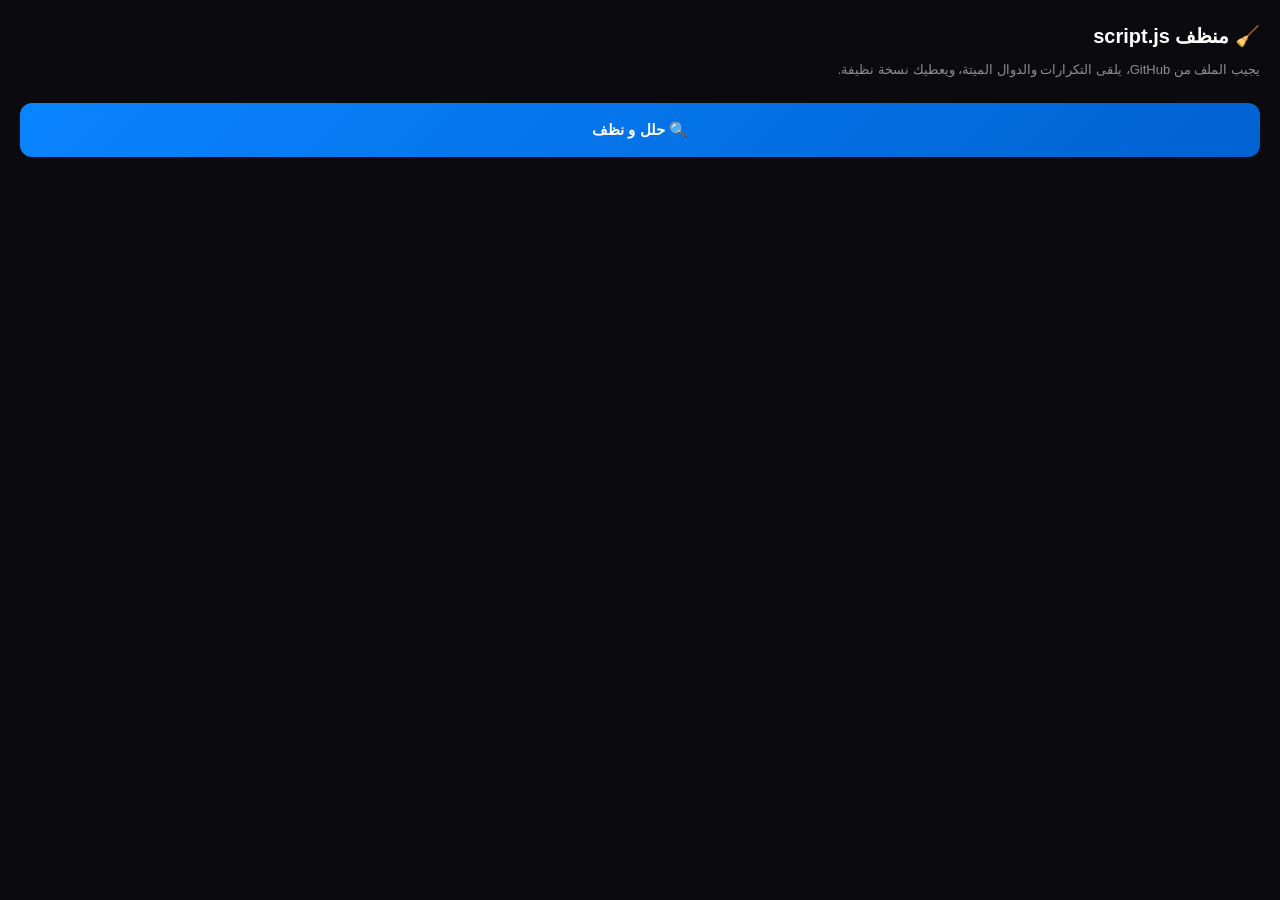
<file: static/cleaner.html>
<!DOCTYPE html>
<html lang="ar" dir="rtl">
<head>
<meta charset="UTF-8">
<meta name="viewport" content="width=device-width, initial-scale=1.0">
<title>منظف script.js</title>
<style>
body{font-family:-apple-system,sans-serif;padding:20px;background:#0b0b0f;color:#fff;margin:0;line-height:1.6}
h1{font-size:20px;margin:0 0 8px}
p{font-size:13px;color:#8e8e93;margin:0 0 14px}
button{width:100%;padding:18px;border-radius:12px;font-size:15px;font-weight:bold;border:none;cursor:pointer;font-family:inherit;margin:8px 0}
.btn-primary{background:linear-gradient(135deg,#0a84ff,#0062d2);color:#fff}
.btn-success{background:linear-gradient(135deg,#32d74b,#1a9f3a);color:#fff}
button:active{transform:scale(0.98)}
.report{padding:16px;background:#16161c;border-radius:12px;margin-top:12px;font-size:13px}
.report h3{margin:0 0 8px;font-size:14px;color:#0a84ff}
.item{padding:8px 12px;background:#0b0b0f;border-radius:8px;margin:6px 0;display:flex;justify-content:space-between;gap:10px;font-size:12px}
.badge{background:rgba(255,69,58,0.2);color:#ff453a;padding:3px 8px;border-radius:6px;font-weight:bold}
.badge.ok{background:rgba(50,215,75,0.2);color:#32d74b}
</style>
</head>
<body>
<h1>🧹 منظف script.js</h1>
<p>يجيب الملف من GitHub، يلقى التكرارات والدوال الميتة، ويعطيك نسخة نظيفة.</p>
<button class="btn-primary" onclick="analyze()">🔍 حلل و نظف</button>
<div id="report"></div>
<button id="dlBtn" class="btn-success" style="display:none" onclick="dl()">💾 تحميل النسخة النظيفة</button>

<script>
let cleanedJS = '';
let originalSize = 0;

async function analyze() {
  const report = document.getElementById('report');
  report.innerHTML = '<div class="report">⏳ جاري تحميل script.js من GitHub...</div>';
  document.getElementById('dlBtn').style.display = 'none';
  
  try {
    const url = 'https://raw.githubusercontent.com/benssariyassine-tech/iPA-Store/main/static/script.js';
    const resp = await fetch(url);
    if (!resp.ok) throw new Error('HTTP ' + resp.status);
    let source = await resp.text();
    originalSize = source.length;
    
    const removed = [];
    
    // 1. الدوال المكررة (نحتفظو بآخر نسخة)
    ['resendCodeFromPage', 'toggleSetting', 'loadSettings'].forEach(name => {
      const ranges = findFuncs(source, name);
      if (ranges.length > 1) {
        ranges.sort((a, b) => a.start - b.start);
        for (let i = ranges.length - 2; i >= 0; i--) {
          source = source.slice(0, ranges[i].start) + source.slice(ranges[i].end);
        }
        removed.push({ name: name, count: ranges.length - 1, type: 'duplicate' });
      }
    });
    
    // 2. الدوال الميتة
    ['handleBubbleClick', 'dismissNews'].forEach(name => {
      const ranges = findFuncs(source, name);
      if (ranges.length > 0) {
        ranges.sort((a, b) => b.start - a.start);
        ranges.forEach(r => { source = source.slice(0, r.start) + source.slice(r.end); });
        removed.push({ name: name, count: 1, type: 'dead' });
      }
    });
    
    // 3. openThemeModal القديمة (إذا ما كانش استدعاء)
    const otmRanges = findFuncs(source, 'openThemeModal');
    if (otmRanges.length > 0) {
      const srcCopy = source.replace(/function\s+openThemeModal[\s\S]*?\n\}/gi, '');
      if (!/openThemeModal\s*\(/.test(srcCopy)) {
        otmRanges.sort((a, b) => b.start - a.start);
        otmRanges.forEach(r => { source = source.slice(0, r.start) + source.slice(r.end); });
        removed.push({ name: 'openThemeModal (القديمة)', count: 1, type: 'dead' });
      }
    }
    
    cleanedJS = source;
    
    let html = '<div class="report"><h3>📊 النتائج</h3>';
    html += '<div class="item"><span>الأصلي:</span><span>' + (originalSize/1024).toFixed(1) + ' KB</span></div>';
    html += '<div class="item"><span>النظيف:</span><span style="color:#32d74b;">' + (source.length/1024).toFixed(1) + ' KB</span></div>';
    html += '<div class="item"><span>التوفير:</span><span style="color:#32d74b;">' + ((originalSize-source.length)/1024).toFixed(1) + ' KB</span></div>';
    html += '<h3 style="margin-top:14px;">🗑️ المحذوف:</h3>';
    if (removed.length === 0) {
      html += '<div class="item"><span>ما لقيتش شي</span><span class="badge ok">OK</span></div>';
    } else {
      removed.forEach(r => {
        const label = r.type === 'duplicate' ? '🔁 مكرر ×' + (r.count+1) : '💀 ميت';
        html += '<div class="item"><span>' + r.name + '</span><span class="badge">' + label + '</span></div>';
      });
    }
    html += '</div>';
    report.innerHTML = html;
    document.getElementById('dlBtn').style.display = 'block';
  } catch(e) {
    report.innerHTML = '<div class="report" style="color:#ff453a;">❌ ' + e.message + '</div>';
  }
}

function findFuncs(source, name) {
  const esc = name.replace(/[.*+?^${}()|[\]\\]/g, '\\$&');
  const regex = new RegExp('(?:async\\s+)?function\\s+' + esc + '\\s*\\(', 'g');
  const out = [];
  let m;
  while ((m = regex.exec(source)) !== null) {
    let i = m.index, depth = 0, started = false, inStr = null, inCmt = null, end = -1;
    while (i < source.length) {
      const c = source[i], n = source[i+1];
      if (inCmt === 'line') { if (c === '\n') inCmt = null; i++; continue; }
      if (inCmt === 'block') { if (c === '*' && n === '/') { inCmt = null; i += 2; continue; } i++; continue; }
      if (inStr) { if (c === '\\') { i += 2; continue; } if (c === inStr) inStr = null; i++; continue; }
      if (c === '/' && n === '/') { inCmt = 'line'; i += 2; continue; }
      if (c === '/' && n === '*') { inCmt = 'block'; i += 2; continue; }
      if (c === '"' || c === "'" || c === '`') { inStr = c; i++; continue; }
      if (c === '{') { if (!started) started = true; depth++; }
      else if (c === '}') { depth--; if (started && depth === 0) { end = i+1; break; } }
      i++;
    }
    if (end > 0) out.push({ start: m.index, end });
  }
  return out;
}

function dl() {
  if (!cleanedJS) return;
  const blob = new Blob([cleanedJS], { type: 'text/plain;charset=utf-8' });
  const a = document.createElement('a');
  a.href = URL.createObjectURL(blob);
  a.download = 'script.js';
  document.body.appendChild(a); a.click(); document.body.removeChild(a);
  document.getElementById('report').innerHTML += '<div class="report" style="color:#32d74b;margin-top:10px;">✅ تم التحميل! ارفعو لـ static/script.js في GitHub.</div>';
}
</script>
</body>
</html>
</file>
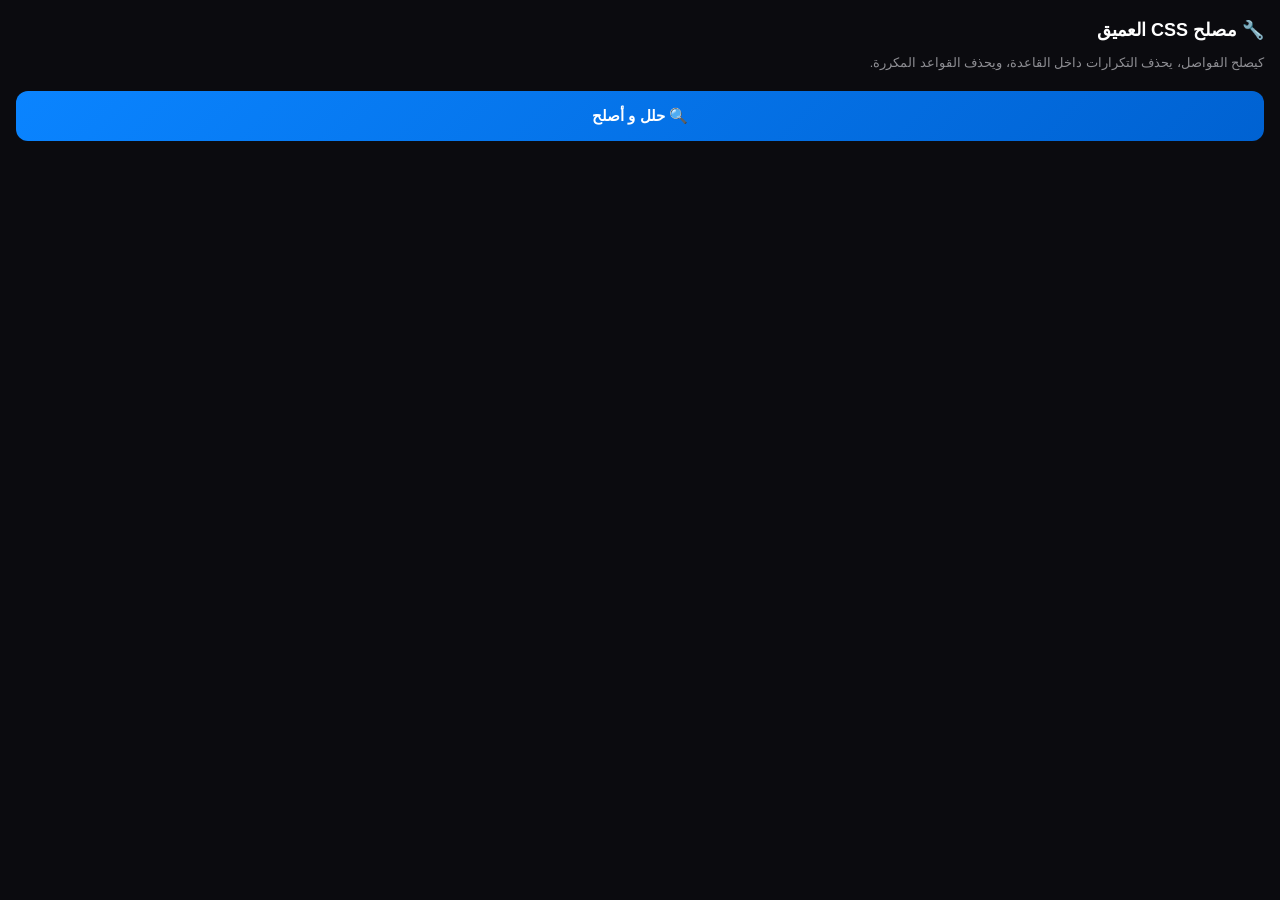
<file: static/css-fixer.html>
<!DOCTYPE html>
<html lang="ar" dir="rtl">
<head>
<meta charset="UTF-8">
<meta name="viewport" content="width=device-width, initial-scale=1.0">
<title>مصلح CSS</title>
<style>
body{font-family:-apple-system,sans-serif;padding:16px;background:#0b0b0f;color:#fff;margin:0;line-height:1.6}
h1{font-size:18px;margin:0 0 8px}
p{font-size:12.5px;color:#8e8e93;margin:0 0 12px}
button{width:100%;padding:16px;border-radius:12px;font-size:15px;font-weight:bold;border:none;cursor:pointer;font-family:inherit;margin:6px 0}
.btn-primary{background:linear-gradient(135deg,#0a84ff,#0062d2);color:#fff}
.btn-success{background:linear-gradient(135deg,#32d74b,#1a9f3a);color:#fff}
button:active{transform:scale(0.98)}
button:disabled{opacity:0.5}
.report{padding:14px;background:#16161c;border-radius:12px;margin-top:10px;font-size:12.5px}
.item{padding:8px 12px;background:#0b0b0f;border-radius:8px;margin:5px 0;display:flex;justify-content:space-between;gap:10px}
.val{font-weight:bold;color:#32d74b}
.badge{background:rgba(255,69,58,0.2);color:#ff453a;padding:3px 8px;border-radius:6px;font-weight:bold;font-size:11px}
.badge.green{background:rgba(50,215,75,0.2);color:#32d74b}
.badge.blue{background:rgba(10,132,255,0.2);color:#0a84ff}
details{margin:6px 0}
summary{cursor:pointer;font-size:12px;color:#8e8e93;padding:4px 0}
pre{background:#0b0b0f;padding:10px;border-radius:8px;font-size:10px;max-height:200px;overflow:auto;white-space:pre-wrap;word-break:break-all;color:#aaa}
</style>
</head>
<body>
<h1>🔧 مصلح CSS العميق</h1>
<p>كيصلح الفواصل، يحذف التكرارات داخل القاعدة، ويحذف القواعد المكررة.</p>
<button id="btn" class="btn-primary" onclick="fix()">🔍 حلل و أصلح</button>
<div id="report"></div>
<button id="dlBtn" class="btn-success" style="display:none" onclick="dl()">💾 تحميل style.css المصلح</button>

<script>
let fixed = '';

async function fix() {
  const r = document.getElementById('report');
  const btn = document.getElementById('btn');
  btn.disabled = true;
  r.innerHTML = '<div class="report">⏳ جاري التحميل...</div>';
  document.getElementById('dlBtn').style.display = 'none';

  try {
    const url = 'https://raw.githubusercontent.com/benssariyassine-tech/iPA-Store/main/static/style.css';
    const resp = await fetch(url);
    if (!resp.ok) throw new Error('HTTP ' + resp.status);
    const original = await resp.text();
    const originalSize = original.length;

    // 1. حذف التعليقات
    let css = original.replace(/\/\*[\s\S]*?\*\//g, '');

    // 2. إصلاح الفواصل الناقصة (السطر اللي قبل } بدون ;)
    let missingFix = 0;
    css = css.replace(/([^\s;{}])\s*\n(\s*[a-z-]+\s*:)/gi, (m, a, b) => {
      missingFix++;
      return a + ';\n' + b;
    });

    // 3. تحليل الكتل
    const blocks = parseBlocks(css);

    // 4. حذف التكرارات الحرفية
    const seen = new Set();
    const deduped = [];
    let exactRemoved = 0;
    blocks.forEach(b => {
      if (b.selector.startsWith('@')) { deduped.push(b); return; }
      const key = b.selector + '|||' + b.body.replace(/\s+/g, ' ').trim();
      if (seen.has(key)) { exactRemoved++; return; }
      seen.add(key);
      deduped.push(b);
    });

    // 5. تنظيف داخل كل قاعدة (حذف التصريحات المكررة)
    let insideCleaned = 0;
    deduped.forEach(b => {
      if (b.selector.startsWith('@')) return;
      const lines = b.body.split(';').map(s => s.trim()).filter(Boolean);
      const seenProps = {};
      lines.forEach(line => {
        const m = line.match(/^([a-z-]+)\s*:(.+)$/i);
        if (m) {
          const prop = m[1].toLowerCase();
          const val = m[2].trim();
          if (seenProps[prop] !== undefined && seenProps[prop] !== val) {
            insideCleaned++;
          }
          seenProps[prop] = val;
        }
      });
      // ناخذو آخر قيمة لكل خاصية
      const finalLines = [];
      const propOrder = [];
      lines.forEach(line => {
        const m = line.match(/^([a-z-]+)\s*:(.+)$/i);
        if (m) {
          const prop = m[1].toLowerCase();
          if (propOrder.includes(prop)) {
            const idx = finalLines.findIndex(l => l.toLowerCase().startsWith(prop + ':'));
            if (idx > -1) finalLines[idx] = prop + ':' + m[2].trim();
          } else {
            propOrder.push(prop);
            finalLines.push(prop + ':' + m[2].trim());
          }
        } else if (line.length > 0) {
          finalLines.push(line);
        }
      });
      b.body = finalLines.join(';');
    });

    // 6. حذف القواعد الفارغة
    let emptyRemoved = 0;
    const finalBlocks = [];
    deduped.forEach(b => {
      const empty = b.body.replace(/\s+/g, '').replace(/;/g, '').length === 0;
      if (empty && !b.selector.startsWith('@')) { emptyRemoved++; return; }
      finalBlocks.push(b);
    });

    // 7. تجميع
    fixed = finalBlocks.map(b => b.selector + '{' + b.body + '}').join('\n\n');
    fixed = fixed.replace(/[ \t]+/g, ' ').replace(/\n{3,}/g, '\n\n').trim();

    const newSize = fixed.length;
    const savedKB = ((originalSize - newSize) / 1024).toFixed(2);

    r.innerHTML = `
      <div class="report">
        <div class="item"><span>📥 الأصلي</span><span>${(originalSize/1024).toFixed(1)} KB</span></div>
        <div class="item"><span>📤 المصلح</span><span class="val">${(newSize/1024).toFixed(1)} KB</span></div>
        <div class="item"><span>💾 التوفير</span><span class="val">${savedKB} KB (${((originalSize-newSize)/originalSize*100).toFixed(1)}%)</span></div>
        <div class="item"><span>🔧 فواصل مصلحة</span><span class="badge green">${missingFix}</span></div>
        <div class="item"><span>🗑️ قواعد مكررة</span><span class="badge">${exactRemoved}</span></div>
        <div class="item"><span>🧹 تصريحات مكررة داخل قواعد</span><span class="badge blue">${insideCleaned}</span></div>
        <div class="item"><span>📭 قواعد فارغة</span><span class="badge">${emptyRemoved}</span></div>
        <details>
          <summary>👁️ عاين أول 300 حرف</summary>
          <pre>${escapeHTML(fixed.substring(0, 300))}...</pre>
        </details>
      </div>`;
    document.getElementById('dlBtn').style.display = 'block';
  } catch(e) {
    r.innerHTML = '<div class="report" style="color:#ff453a">❌ ' + e.message + '</div>';
  } finally {
    btn.disabled = false;
  }
}

function parseBlocks(css) {
  const blocks = [];
  let i = 0;
  let start = 0;
  let depth = 0;
  while (i < css.length) {
    const c = css[i];
    if (c === '{') {
      if (depth === 0) {
        const sel = css.slice(start, i).trim();
        let j = i + 1;
        let d = 1;
        let inStr = null;
        while (j < css.length && d > 0) {
          const cc = css[j];
          if (inStr) {
            if (cc === '\\') { j += 2; continue; }
            if (cc === inStr) inStr = null;
          } else if (cc === '"' || cc === "'") inStr = cc;
          else if (cc === '{') d++;
          else if (cc === '}') d--;
          if (d === 0) break;
          j++;
        }
        blocks.push({ selector: sel, body: css.slice(i+1, j), raw: css.slice(start, j+1) });
        i = j + 1; start = i; continue;
      }
      depth++;
    } else if (c === '}') {
      depth--;
      if (depth === 0) start = i + 1;
    }
    i++;
  }
  return blocks;
}

function escapeHTML(s){return s.replace(/[&<>"']/g,c=>({'&':'&amp;','<':'&lt;','>':'&gt;','"':'&quot;',"'":'&#39;'}[c]));}

function dl() {
  if (!fixed) return;
  const blob = new Blob([fixed], { type: 'text/plain;charset=utf-8' });
  const a = document.createElement('a');
  a.href = URL.createObjectURL(blob);
  a.download = 'style.css';
  document.body.appendChild(a); a.click(); document.body.removeChild(a);
}
</script>
</body>
</html>
</file>
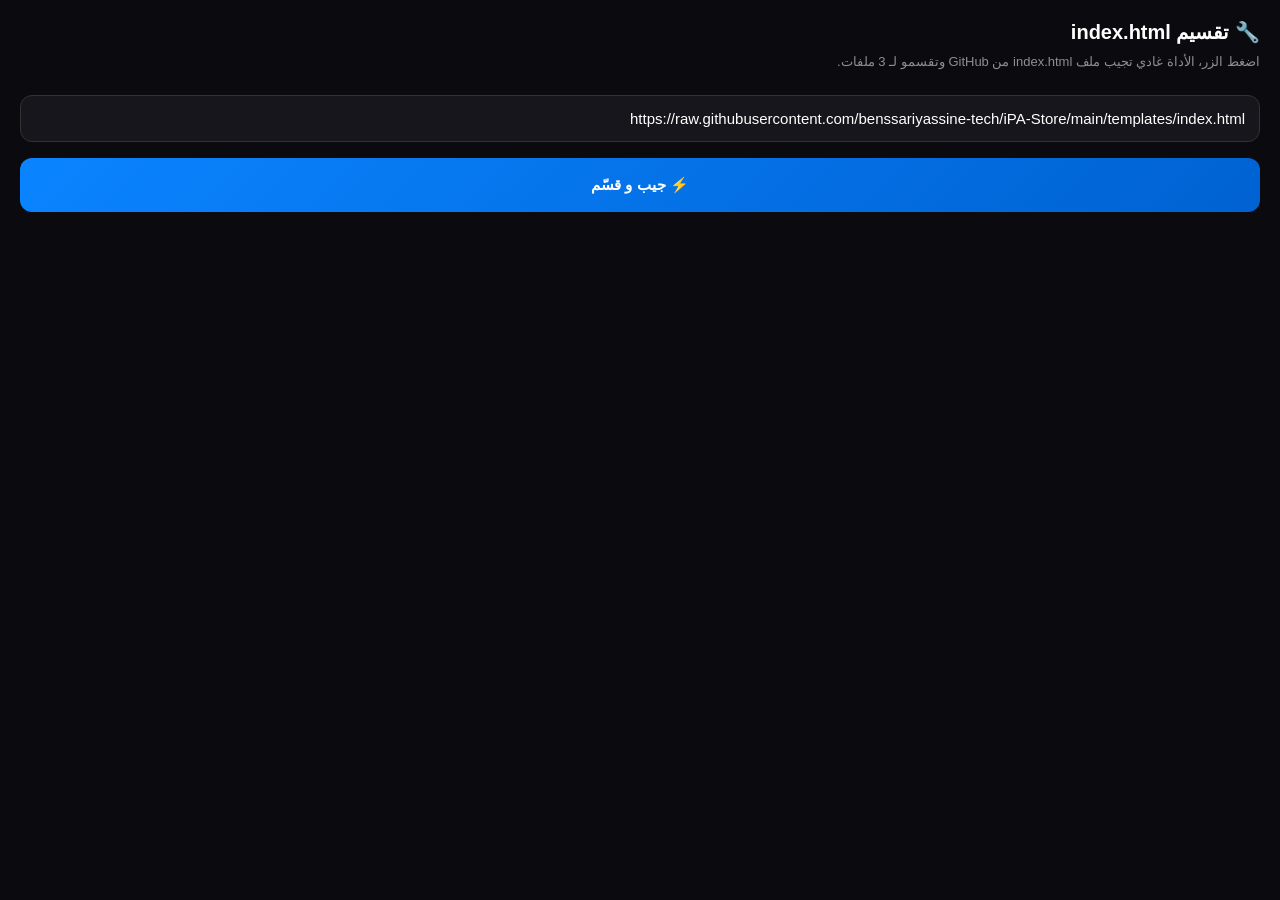
<file: static/splitter.html>
<!DOCTYPE html>
<html lang="ar" dir="rtl">
<head>
<meta charset="UTF-8">
<meta name="viewport" content="width=device-width, initial-scale=1.0">
<title>تقسيم index.html</title>
<style>
body{font-family:-apple-system,sans-serif;padding:20px;background:#0b0b0f;color:#fff;margin:0}
h1{font-size:20px;margin:0 0 8px}
p{font-size:13px;color:#8e8e93;margin:0 0 14px;line-height:1.6}
input,button{width:100%;padding:14px;margin:8px 0;border-radius:12px;font-size:15px;box-sizing:border-box;border:none;font-family:inherit}
input{background:#16161c;color:#fff;border:1px solid #333}
button{background:linear-gradient(135deg,#0a84ff,#0062d2);color:#fff;font-weight:bold;cursor:pointer;padding:18px}
button:active{transform:scale(0.98)}
.file-item{display:flex;justify-content:space-between;align-items:center;padding:14px;background:#16161c;border-radius:12px;margin-top:10px;gap:10px}
.file-item span{font-size:14px}
.file-item a{color:#0a84ff;font-weight:bold;background:rgba(10,132,255,0.15);padding:10px 16px;border-radius:10px;text-decoration:none;flex-shrink:0}
.status{padding:14px;background:#16161c;border-radius:10px;margin-top:10px;font-size:13px;line-height:1.8}
</style>
</head>
<body>
<h1>🔧 تقسيم index.html</h1>
<p>اضغط الزر، الأداة غادي تجيب ملف index.html من GitHub وتقسمو لـ 3 ملفات.</p>
<input id="url" value="https://raw.githubusercontent.com/benssariyassine-tech/iPA-Store/main/templates/index.html">
<button onclick="fetchAndSplit()">⚡ جيب و قسّم</button>
<div id="result"></div>

<script>
async function fetchAndSplit() {
  const url = document.getElementById('url').value.trim();
  const result = document.getElementById('result');
  if (!url) { alert('الرابط فارغ'); return; }
  result.innerHTML = '<div class="status">⏳ جاري تحميل الملف من GitHub... (يمكن تاخد 5-10 ثواني)</div>';
  
  try {
    const resp = await fetch(url);
    if (!resp.ok) throw new Error('فشل التحميل: ' + resp.status);
    const html = await resp.text();
    
    const styleRegex = /<style[^>]*>([\s\S]*?)<\/style>/gi;
    let css = '';
    let m;
    while ((m = styleRegex.exec(html)) !== null) css += m[1].trim() + '\n\n';
    
    const scriptRegex = /<script(?![^>]*\bsrc=)[^>]*>([\s\S]*?)<\/script>/gi;
    let js = '';
    const scriptsToRemove = [];
    while ((m = scriptRegex.exec(html)) !== null) {
      const content = m[1];
      if (content.length > 1000) {
        js += content.trim() + '\n\n';
        scriptsToRemove.push(m[0]);
      }
    }
    
    let newHTML = html;
    newHTML = newHTML.replace(/<style[^>]*>[\s\S]*?<\/style>/gi, '');
    scriptsToRemove.forEach(s => { newHTML = newHTML.replace(s, ''); });
    newHTML = newHTML.replace('</head>', '<link rel="stylesheet" href="/static/style.css">\n</head>');
    newHTML = newHTML.replace(/<\/body>/, '<script src="/static/script.js" defer><\/script>\n</body>');
    
    result.innerHTML = 
      '<div class="status">' +
      '✅ تم التقسيم!<br>' +
      '📊 الأصلي: ' + (html.length/1024).toFixed(1) + ' KB<br>' +
      '🎨 CSS: ' + (css.length/1024).toFixed(1) + ' KB<br>' +
      '⚙️ JS: ' + (js.length/1024).toFixed(1) + ' KB<br>' +
      '📄 HTML: ' + (newHTML.length/1024).toFixed(1) + ' KB' +
      '</div>' +
      '<div class="file-item"><span>📄 index.html</span><a href="#" onclick="dl(\'index.html\',window._h);return false;">تحميل</a></div>' +
      '<div class="file-item"><span>🎨 style.css</span><a href="#" onclick="dl(\'style.css\',window._c);return false;">تحميل</a></div>' +
      '<div class="file-item"><span>⚙️ script.js</span><a href="#" onclick="dl(\'script.js\',window._j);return false;">تحميل</a></div>';
    window._h = newHTML; window._c = css; window._j = js;
  } catch(e) {
    result.innerHTML = '<div class="status" style="color:#ff453a;">❌ خطأ: ' + e.message + '</div>';
  }
}

function dl(filename, content) {
  if (!content) return alert('الملف فارغ');
  const blob = new Blob([content], { type: 'text/plain;charset=utf-8' });
  const a = document.createElement('a');
  a.href = URL.createObjectURL(blob);
  a.download = filename;
  document.body.appendChild(a); a.click(); document.body.removeChild(a);
}
</script>
</body>
</html>
</file>
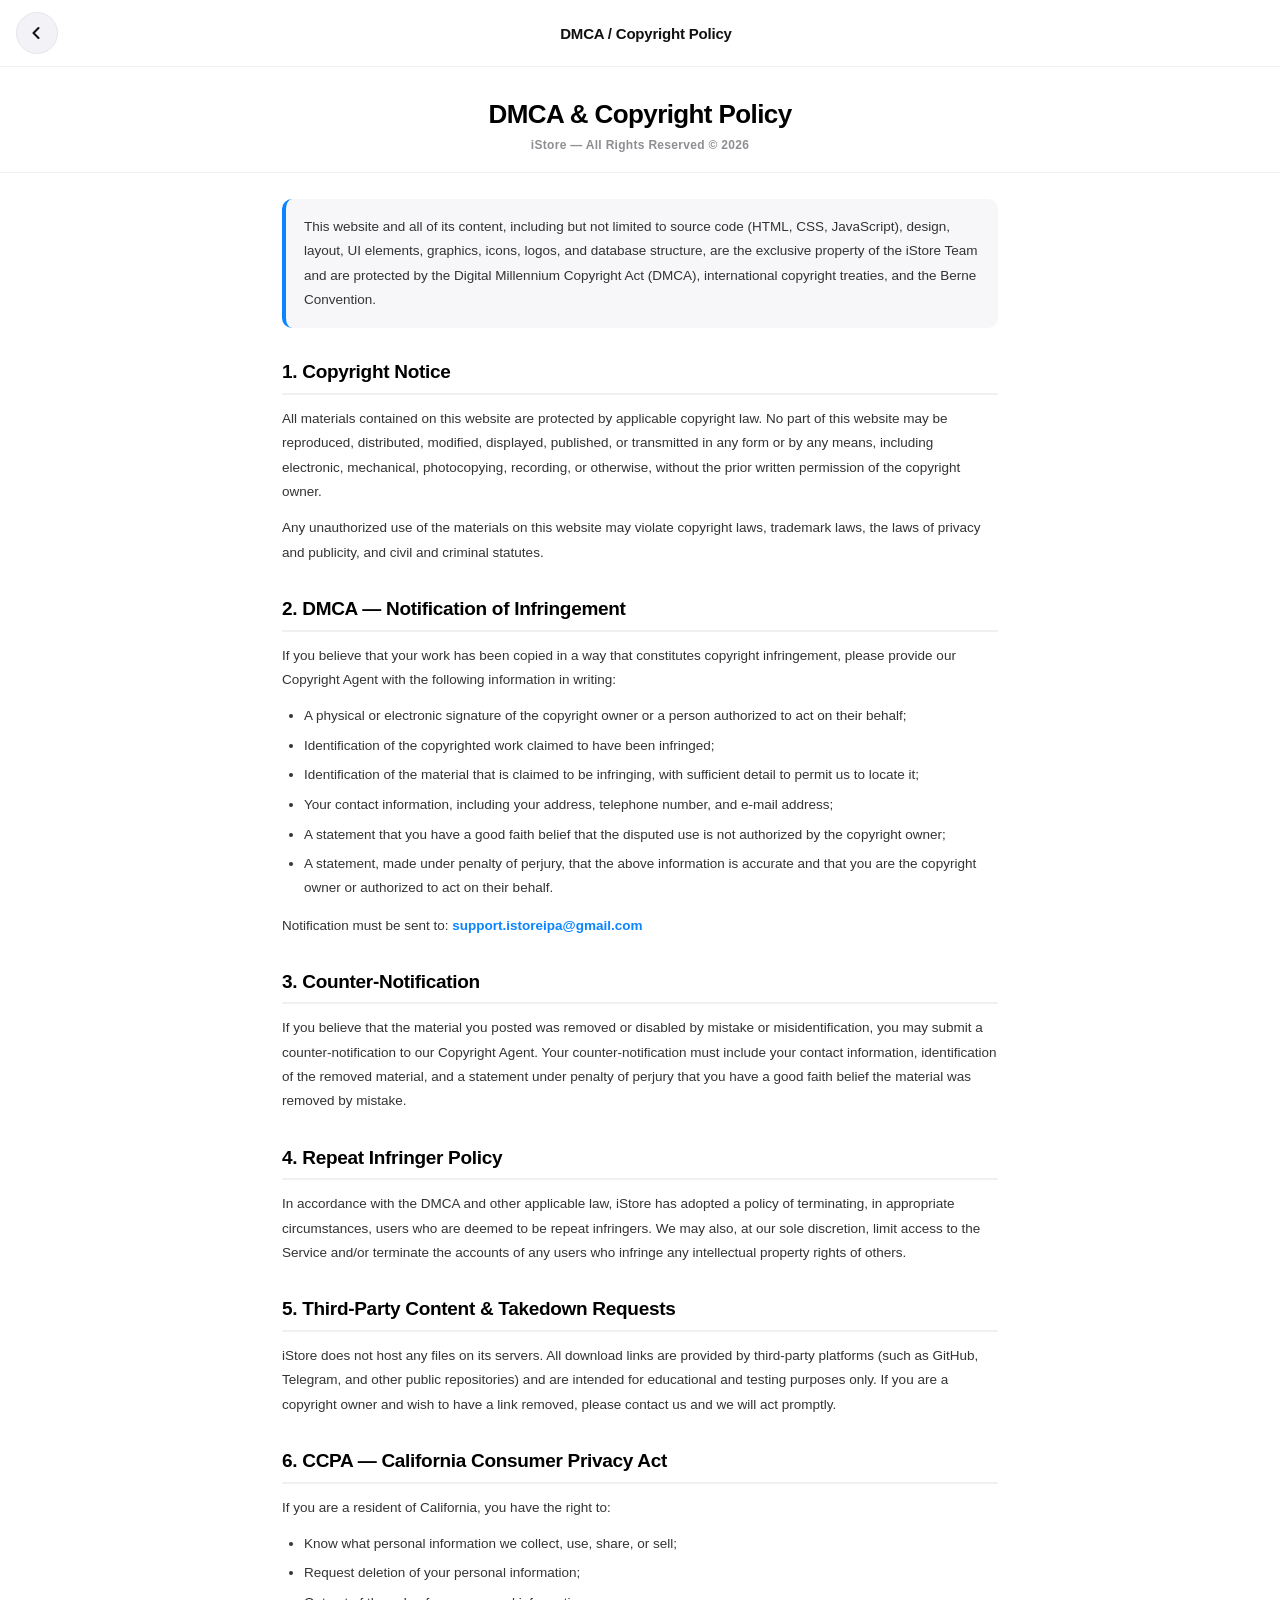
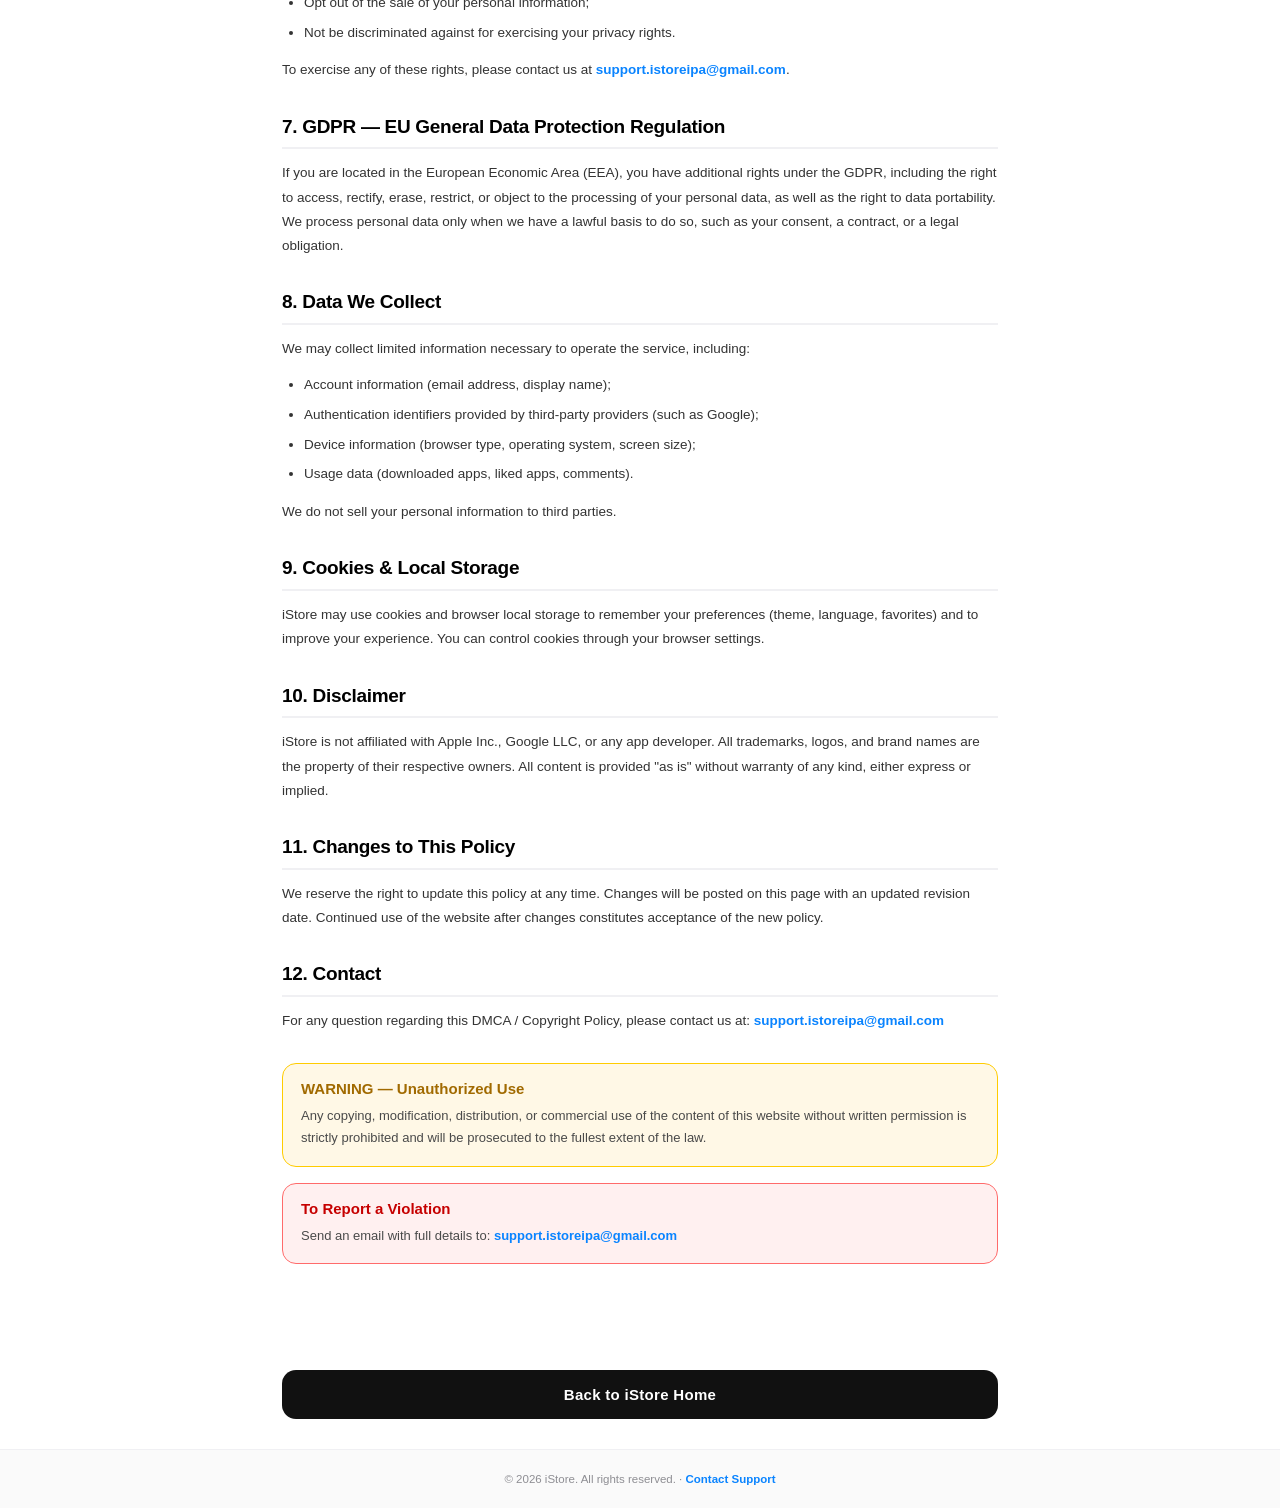
<file: templates/dmca.html>
<!DOCTYPE html>
<html lang="en" dir="ltr">
<head>
<meta charset="UTF-8">
<meta name="viewport" content="width=device-width, initial-scale=1.0, maximum-scale=1.0, user-scalable=no, viewport-fit=cover">
<title>DMCA & Copyright Policy — iStore</title>
<meta name="description" content="iStore DMCA, Copyright Policy, GDPR and CCPA compliance page.">
<meta name="robots" content="index, follow">
<link rel="icon" type="image/png" href="/static/icon.png">
<style>
  * { box-sizing: border-box; -webkit-tap-highlight-color: transparent; }
  html, body { margin: 0; padding: 0; background: #ffffff; color: #111111; }
  body {
    font-family: -apple-system, BlinkMacSystemFont, 'SF Pro Display',
                 'Inter', 'Cairo', 'Segoe UI', Tahoma, sans-serif;
    -webkit-font-smoothing: antialiased;
    min-height: 100vh;
    display: flex;
    flex-direction: column;
  }

  /* ===== TOP BAR ===== */
  .dmca-topbar {
    position: sticky;
    top: 0;
    z-index: 100;
    background: rgba(255,255,255,0.92);
    backdrop-filter: blur(20px) saturate(180%);
    -webkit-backdrop-filter: blur(20px) saturate(180%);
    border-bottom: 1px solid #f0f0f3;
    display: flex;
    align-items: center;
    padding: calc(env(safe-area-inset-top, 0px) + 12px) 16px 12px;
    gap: 12px;
  }
  .dmca-back {
    width: 42px;
    height: 42px;
    border-radius: 50%;
    background: #f2f2f7;
    border: 1px solid #e5e5ea;
    color: #111;
    cursor: pointer;
    display: flex;
    align-items: center;
    justify-content: center;
    padding: 0;
    transition: transform 0.2s ease, background 0.2s ease;
    text-decoration: none;
    flex-shrink: 0;
  }
  .dmca-back:active { transform: scale(0.9); background: #e5e5ea; }
  .dmca-back svg { width: 20px; height: 20px; stroke: #111; fill: none; margin-left: -2px; }

  .dmca-topbar-title {
    font-size: 15px;
    font-weight: 800;
    color: #111;
    letter-spacing: -0.2px;
    flex: 1;
    text-align: center;
    padding-right: 42px;
  }

  /* ===== MAIN TITLE ===== */
  .dmca-hero {
    padding: 32px 22px 20px;
    text-align: center;
    border-bottom: 1px solid #f0f0f3;
  }
  .dmca-hero h1 {
    font-size: 26px;
    font-weight: 900;
    color: #000;
    margin: 0 0 8px 0;
    letter-spacing: -0.6px;
    line-height: 1.2;
  }
  .dmca-hero p {
    font-size: 12px;
    color: #8e8e93;
    margin: 0;
    font-weight: 600;
    letter-spacing: 0.3px;
  }

  /* ===== CONTAINER ===== */
  .dmca-container {
    max-width: 760px;
    margin: 0 auto;
    padding: 26px 22px calc(60px + env(safe-area-inset-bottom, 0px));
    flex: 1;
  }

  /* ===== INTRO ===== */
  .dmca-intro {
    font-size: 14px;
    line-height: 1.75;
    color: #222;
    margin: 0 0 26px 0;
    padding: 16px 18px;
    background: #f7f7fa;
    border-left: 4px solid #0a84ff;
    border-radius: 10px;
  }

  /* ===== HEADINGS ===== */
  .dmca-container h2 {
    font-size: 19px;
    font-weight: 800;
    color: #000;
    margin: 32px 0 12px 0;
    padding-bottom: 8px;
    border-bottom: 2px solid #f0f0f3;
    line-height: 1.3;
    letter-spacing: -0.3px;
  }

  /* ===== TEXT ===== */
  .dmca-container p {
    font-size: 13.5px;
    line-height: 1.8;
    color: #333;
    margin: 0 0 12px 0;
  }

  .dmca-container ul {
    margin: 0 0 14px 0;
    padding-left: 22px;
  }
  .dmca-container ul li {
    font-size: 13.5px;
    line-height: 1.75;
    color: #333;
    margin-bottom: 6px;
  }

  .dmca-container a {
    color: #0a84ff;
    text-decoration: none;
    font-weight: 700;
    word-break: break-all;
  }
  .dmca-container a:active { opacity: 0.6; }

  /* ===== WARNING BOX ===== */
  .dmca-warning {
    background: #fff8e6;
    border: 1.5px solid #ffcc00;
    border-radius: 14px;
    padding: 16px 18px;
    margin: 30px 0 16px 0;
  }
  .dmca-warning h3 {
    font-size: 15px;
    font-weight: 800;
    color: #a16a00;
    margin: 0 0 8px 0;
  }
  .dmca-warning p {
    font-size: 13px;
    line-height: 1.7;
    color: #4a4a4a;
    margin: 0;
  }

  /* ===== REPORT BOX ===== */
  .dmca-report {
    background: #fff0f0;
    border: 1.5px solid #ff6b6b;
    border-radius: 14px;
    padding: 16px 18px;
    margin: 0 0 26px 0;
  }
  .dmca-report h3 {
    font-size: 15px;
    font-weight: 800;
    color: #c60000;
    margin: 0 0 8px 0;
  }
  .dmca-report p {
    font-size: 13px;
    line-height: 1.7;
    color: #4a4a4a;
    margin: 0;
  }

  /* ===== BOTTOM CTA ===== */
  .dmca-bottom {
    padding: 20px 22px calc(30px + env(safe-area-inset-bottom, 0px));
    max-width: 760px;
    margin: 0 auto;
    width: 100%;
  }
  .dmca-close-btn {
    display: block;
    width: 100%;
    padding: 16px;
    background: #111;
    color: #fff;
    border: none;
    border-radius: 14px;
    font-family: inherit;
    font-size: 15px;
    font-weight: 800;
    cursor: pointer;
    letter-spacing: 0.3px;
    text-decoration: none;
    text-align: center;
    transition: transform 0.15s ease, background 0.2s ease;
  }
  .dmca-close-btn:active { transform: scale(0.97); background: #000; }

  /* ===== FOOTER ===== */
  .dmca-footer {
    text-align: center;
    padding: 20px 22px;
    border-top: 1px solid #f0f0f3;
    background: #fafafa;
  }
  .dmca-footer p {
    font-size: 11.5px;
    color: #8e8e93;
    margin: 0;
    line-height: 1.6;
  }
  .dmca-footer a {
    color: #0a84ff;
    text-decoration: none;
    font-weight: 700;
  }

  /* ===== RTL SUPPORT ===== */
  html[dir="rtl"] .dmca-back svg { transform: scaleX(-1); margin-left: 0; margin-right: -2px; }
  html[dir="rtl"] .dmca-topbar-title { padding-right: 0; padding-left: 42px; }
  html[dir="rtl"] .dmca-intro { border-left: none; border-right: 4px solid #0a84ff; }
  html[dir="rtl"] .dmca-container ul { padding-left: 0; padding-right: 22px; }

  /* ===== SMALL SCREENS ===== */
  @media (max-width: 400px) {
    .dmca-hero { padding: 26px 18px 18px; }
    .dmca-hero h1 { font-size: 22px; }
    .dmca-container { padding: 22px 18px calc(50px + env(safe-area-inset-bottom, 0px)); }
    .dmca-container h2 { font-size: 17px; margin-top: 26px; }
    .dmca-container p, .dmca-container ul li { font-size: 13px; }
    .dmca-intro { font-size: 13px; }
  }
</style>
</head>
<body>

  <!-- TOP BAR -->
  <div class="dmca-topbar">
    <a href="/" class="dmca-back" aria-label="Back to home">
      <svg viewBox="0 0 24 24" fill="none" stroke="currentColor" stroke-width="2.5" stroke-linecap="round" stroke-linejoin="round">
        <polyline points="15 18 9 12 15 6"/>
      </svg>
    </a>
    <div class="dmca-topbar-title">DMCA / Copyright Policy</div>
  </div>

  <!-- HERO -->
  <div class="dmca-hero">
    <h1>DMCA &amp; Copyright Policy</h1>
    <p>iStore — All Rights Reserved &copy; 2026</p>
  </div>

  <!-- CONTENT -->
  <div class="dmca-container">

    <p class="dmca-intro">
      This website and all of its content, including but not limited to source code (HTML, CSS, JavaScript),
      design, layout, UI elements, graphics, icons, logos, and database structure, are the exclusive property
      of the iStore Team and are protected by the Digital Millennium Copyright Act (DMCA), international
      copyright treaties, and the Berne Convention.
    </p>

    <h2>1. Copyright Notice</h2>
    <p>
      All materials contained on this website are protected by applicable copyright law. No part of this
      website may be reproduced, distributed, modified, displayed, published, or transmitted in any form
      or by any means, including electronic, mechanical, photocopying, recording, or otherwise, without the
      prior written permission of the copyright owner.
    </p>
    <p>
      Any unauthorized use of the materials on this website may violate copyright laws, trademark laws,
      the laws of privacy and publicity, and civil and criminal statutes.
    </p>

    <h2>2. DMCA — Notification of Infringement</h2>
    <p>
      If you believe that your work has been copied in a way that constitutes copyright infringement, please
      provide our Copyright Agent with the following information in writing:
    </p>
    <ul>
      <li>A physical or electronic signature of the copyright owner or a person authorized to act on their behalf;</li>
      <li>Identification of the copyrighted work claimed to have been infringed;</li>
      <li>Identification of the material that is claimed to be infringing, with sufficient detail to permit us to locate it;</li>
      <li>Your contact information, including your address, telephone number, and e-mail address;</li>
      <li>A statement that you have a good faith belief that the disputed use is not authorized by the copyright owner;</li>
      <li>A statement, made under penalty of perjury, that the above information is accurate and that you are the copyright owner or authorized to act on their behalf.</li>
    </ul>
    <p>
      Notification must be sent to:
      <a href="mailto:support.istoreipa@gmail.com">support.istoreipa@gmail.com</a>
    </p>

    <h2>3. Counter-Notification</h2>
    <p>
      If you believe that the material you posted was removed or disabled by mistake or misidentification,
      you may submit a counter-notification to our Copyright Agent. Your counter-notification must include
      your contact information, identification of the removed material, and a statement under penalty of
      perjury that you have a good faith belief the material was removed by mistake.
    </p>

    <h2>4. Repeat Infringer Policy</h2>
    <p>
      In accordance with the DMCA and other applicable law, iStore has adopted a policy of terminating,
      in appropriate circumstances, users who are deemed to be repeat infringers. We may also, at our sole
      discretion, limit access to the Service and/or terminate the accounts of any users who infringe any
      intellectual property rights of others.
    </p>

    <h2>5. Third-Party Content &amp; Takedown Requests</h2>
    <p>
      iStore does not host any files on its servers. All download links are provided by third-party
      platforms (such as GitHub, Telegram, and other public repositories) and are intended for educational
      and testing purposes only. If you are a copyright owner and wish to have a link removed, please
      contact us and we will act promptly.
    </p>

    <h2>6. CCPA — California Consumer Privacy Act</h2>
    <p>If you are a resident of California, you have the right to:</p>
    <ul>
      <li>Know what personal information we collect, use, share, or sell;</li>
      <li>Request deletion of your personal information;</li>
      <li>Opt out of the sale of your personal information;</li>
      <li>Not be discriminated against for exercising your privacy rights.</li>
    </ul>
    <p>
      To exercise any of these rights, please contact us at
      <a href="mailto:support.istoreipa@gmail.com">support.istoreipa@gmail.com</a>.
    </p>

    <h2>7. GDPR — EU General Data Protection Regulation</h2>
    <p>
      If you are located in the European Economic Area (EEA), you have additional rights under the GDPR,
      including the right to access, rectify, erase, restrict, or object to the processing of your personal
      data, as well as the right to data portability. We process personal data only when we have a lawful
      basis to do so, such as your consent, a contract, or a legal obligation.
    </p>

    <h2>8. Data We Collect</h2>
    <p>We may collect limited information necessary to operate the service, including:</p>
    <ul>
      <li>Account information (email address, display name);</li>
      <li>Authentication identifiers provided by third-party providers (such as Google);</li>
      <li>Device information (browser type, operating system, screen size);</li>
      <li>Usage data (downloaded apps, liked apps, comments).</li>
    </ul>
    <p>We do not sell your personal information to third parties.</p>

    <h2>9. Cookies &amp; Local Storage</h2>
    <p>
      iStore may use cookies and browser local storage to remember your preferences (theme, language,
      favorites) and to improve your experience. You can control cookies through your browser settings.
    </p>

    <h2>10. Disclaimer</h2>
    <p>
      iStore is not affiliated with Apple Inc., Google LLC, or any app developer. All trademarks, logos,
      and brand names are the property of their respective owners. All content is provided "as is" without
      warranty of any kind, either express or implied.
    </p>

    <h2>11. Changes to This Policy</h2>
    <p>
      We reserve the right to update this policy at any time. Changes will be posted on this page with an
      updated revision date. Continued use of the website after changes constitutes acceptance of the new
      policy.
    </p>

    <h2>12. Contact</h2>
    <p>
      For any question regarding this DMCA / Copyright Policy, please contact us at:
      <a href="mailto:support.istoreipa@gmail.com">support.istoreipa@gmail.com</a>
    </p>

    <div class="dmca-warning">
      <h3>WARNING — Unauthorized Use</h3>
      <p>
        Any copying, modification, distribution, or commercial use of the content of this website without
        written permission is strictly prohibited and will be prosecuted to the fullest extent of the law.
      </p>
    </div>

    <div class="dmca-report">
      <h3>To Report a Violation</h3>
      <p>
        Send an email with full details to:
        <a href="mailto:support.istoreipa@gmail.com">support.istoreipa@gmail.com</a>
      </p>
    </div>

  </div>

  <!-- BOTTOM CTA -->
  <div class="dmca-bottom">
    <a href="/" class="dmca-close-btn">Back to iStore Home</a>
  </div>

  <!-- FOOTER -->
  <div class="dmca-footer">
    <p>&copy; 2026 iStore. All rights reserved. &middot; <a href="mailto:support.istoreipa@gmail.com">Contact Support</a></p>
  </div>

</body>
</html>
</file>
<file: static/style.css>
:root{--bg-color:#0b0b0f;--text-color:#fff;--card-bg:#16161c;--border-color:rgba(255,255,255,0.08);--subtext-color:#8e8e93;--header-bg:rgba(11,11,15,0.75);--nav-bg:rgba(18,18,24,0.85);--modal-bg:#16161c;--input-bg:#0b0b0f;--accent:#0a84ff;--accent2:#0062d2;--danger:#ff453a;--success:#32d74b;--warning:#ff9f0a;--glass-bg:rgba(22,22,28,0.75);--glass-border:rgba(255,255,255,0.1);--font-size-base:15px}
body.light-mode{--bg-color:#f2f2f7;--text-color:#000;--card-bg:#fff;--border-color:rgba(0,0,0,0.08);--subtext-color:#636366;--header-bg:rgba(242,242,247,0.8);--nav-bg:rgba(255,255,255,0.9);--modal-bg:#fff;--input-bg:#f2f2f7;--glass-bg:rgba(255,255,255,0.8);--glass-border:rgba(0,0,0,0.08)}
*{-webkit-tap-highlight-color:transparent;box-sizing:border-box;transition:transform 0.2s cubic-bezier(0.2,0.8,0.2,1),opacity 0.2s ease,background-color 0.25s ease,border-color 0.25s ease}
body{background:var(--bg-color);color:var(--text-color);font-family:'Inter','Cairo',sans-serif;font-size:var(--font-size-base);margin:0;padding:0 0 110px 0;direction:ltr;transition:background 0.3s,color 0.3s;overflow-x:hidden;-webkit-text-size-adjust:100%}
body[dir="rtl"]{direction:rtl;font-family:'Cairo','Inter',sans-serif}
body[dir="rtl"] .search-icon{left:auto;right:15px}
body[dir="rtl"] .search-clear{right:auto;left:12px}
svg{display:inline-block;vertical-align:middle}
  img{-webkit-touch-callout:none;-webkit-user-select:none;-moz-user-select:none;-ms-user-select:none;user-select:none;-webkit-user-drag:none;-khtml-user-drag:none;-moz-user-drag:none;-o-user-drag:none;}
@keyframes fadeIn{from{opacity:0}to{opacity:1}}
@keyframes fadeInUp{from{opacity:0;transform:translateY(20px)}to{opacity:1;transform:translateY(0)}}
@keyframes popIn{from{opacity:0;transform:scale(0.9) translateY(20px)}to{opacity:1;transform:scale(1) translateY(0)}}
@keyframes spin{to{transform:rotate(360deg)}}
@keyframes pulse{0%,100%{transform:scale(1)}50%{transform:scale(1.06)}}
@keyframes popSuccess{0%{transform:scale(0);opacity:0}60%{transform:scale(1.15);opacity:1}100%{transform:scale(1);opacity:1}}
@keyframes shimmer{0%{background-position:200% 0}100%{background-position:-200% 0}}
 @keyframes toastOut{from{opacity:1;transform:translateX(-50%) translateY(0) scale(1)}to{opacity:0;transform:translateX(-50%) translateY(-20px) scale(0.9)}}

/* HEADER */
.header{display:flex;justify-content:space-between;align-items:center;padding:14px 20px;background:var(--header-bg);backdrop-filter:blur(20px) saturate(180%);-webkit-backdrop-filter:blur(20px) saturate(180%);position:sticky;top:0;z-index:100;border-bottom:1px solid var(--border-color)}
.logo-area{display:flex;align-items:center;gap:6px;font-family:'Poppins','Inter',sans-serif;font-weight:900;font-size:22px;letter-spacing:-0.5px}
.logo-area span{background:linear-gradient(135deg,var(--accent),#5ac8fa);-webkit-background-clip:text;background-clip:text;-webkit-text-fill-color:transparent}
.header-icons{display:flex;gap:8px;align-items:center}
.icon-btn{background:var(--glass-bg);backdrop-filter:blur(15px);-webkit-backdrop-filter:blur(15px);border:1px solid var(--glass-border);width:40px;height:40px;border-radius:50%;display:flex;align-items:center;justify-content:center;color:var(--text-color);cursor:pointer;position:relative}
.icon-btn:active{transform:scale(0.9)}
.icon-btn.primary{background:linear-gradient(135deg,var(--accent),var(--accent2));border-color:transparent;color:#fff;box-shadow:0 4px 15px rgba(10,132,255,0.4)}

/* CONTAINER */
.container{padding:16px 20px;max-width:600px;margin:auto;animation:fadeInUp 0.4s cubic-bezier(0.16,1,0.3,1)}

/* SEARCH */
.search-box{position:relative;margin-bottom:14px}
.search-input{width:100%;background:var(--glass-bg);backdrop-filter:blur(15px);-webkit-backdrop-filter:blur(15px);border:1px solid var(--glass-border);padding:14px 45px 14px 45px;border-radius:18px;color:var(--text-color);font-family:inherit;font-size:14px;box-sizing:border-box;outline:none;transition:all 0.3s}
.search-input:focus{border-color:var(--accent);box-shadow:0 0 0 4px rgba(10,132,255,0.15),0 0 20px rgba(10,132,255,0.2)}
.search-icon{position:absolute;left:15px;top:50%;transform:translateY(-50%);color:var(--subtext-color);width:18px;height:18px;pointer-events:none}
.search-clear{position:absolute;right:12px;top:50%;transform:translateY(-50%);background:var(--border-color);color:var(--text-color);border:none;width:24px;height:24px;border-radius:50%;display:none;align-items:center;justify-content:center;cursor:pointer}
.search-clear.show{display:flex}
/* ============================================
   ✨ SEARCH BOX — ACTIVE STATE (Enhanced)
   ============================================ */
.search-box {
  transition: all 0.35s cubic-bezier(0.16, 1, 0.3, 1);
}

.search-box.search-active {
  position: sticky;
  top: calc(env(safe-area-inset-top, 0px) + 12px);
  z-index: 2000;
  animation: searchFocusIn 0.4s cubic-bezier(0.16, 1, 0.3, 1);
}

.search-box.search-active .search-input {
  border-color: var(--accent);
  background: var(--card-bg);
  box-shadow: 
    0 0 0 4px rgba(10, 132, 255, 0.15),
    0 0 25px rgba(10, 132, 255, 0.3),
    0 10px 30px rgba(0, 0, 0, 0.2);
  transform: translateY(-2px);
  transition: all 0.35s cubic-bezier(0.16, 1, 0.3, 1);
}

/* 🎬 أنيميشن الظهور — translate بدل scale (بلا تشويش) */
@keyframes searchFocusIn {
  0% { 
    transform: translateY(8px) scale(0.98); 
    opacity: 0; 
  }
  100% { 
    transform: translateY(0) scale(1); 
    opacity: 1; 
  }
}

/* 🌓 الوضع الفاتح */
body.light-mode .search-box.search-active .search-input {
  background: #fff;
  border-color: var(--accent);
  box-shadow: 
    0 0 0 4px rgba(10, 132, 255, 0.12),
    0 0 25px rgba(10, 132, 255, 0.2),
    0 10px 30px rgba(0, 0, 0, 0.08);
}

/* 📱 شاشات صغيرة */
@media (max-width: 380px) {
  .search-box.search-active .search-input {
    box-shadow: 
      0 0 0 3px rgba(10, 132, 255, 0.15),
      0 0 18px rgba(10, 132, 255, 0.25);
  }
}
/* FILTER CHIPS */
.filter-chips{display:flex;gap:8px;overflow-x:auto;padding-bottom:12px;margin-bottom:5px;scrollbar-width:none}
.filter-chips::-webkit-scrollbar{display:none}
.chip{background:var(--glass-bg);backdrop-filter:blur(15px);-webkit-backdrop-filter:blur(15px);border:1px solid var(--glass-border);color:var(--subtext-color);padding:8px 16px;border-radius:20px;font-size:12px;font-weight:700;white-space:nowrap;cursor:pointer;font-family:inherit;transition:all 0.25s}
.chip.active{background:linear-gradient(135deg,var(--accent),var(--accent2));border-color:transparent;color:#fff;box-shadow:0 4px 12px rgba(10,132,255,0.4);transform:translateY(-1px)}

/* TODAY HEADER */
.today-header{margin-bottom:18px;animation:fadeInUp 0.4s ease}
.today-date{color:var(--subtext-color);font-size:12px;font-weight:600;letter-spacing:0.5px}
.today-title{font-size:32px;font-weight:900;margin:4px 0;background:linear-gradient(135deg,var(--text-color),var(--subtext-color));-webkit-background-clip:text;background-clip:text;-webkit-text-fill-color:transparent}
.today-subtitle{font-size:13px;color:var(--danger);font-weight:700;display:flex;align-items:center;gap:5px}

/* SPLASH */
#splashScreen{position:fixed;top:0;left:0;right:0;bottom:0;background:#0b0b0f;z-index:99999;display:flex;flex-direction:column;align-items:center;justify-content:center;gap:22px;transition:opacity 1s ease, visibility 1s ease}
#splashScreen.hide{opacity:0;visibility:hidden;pointer-events:none}
.splash-logo-wrap{position:relative;width:150px;height:150px;display:flex;align-items:center;justify-content:center}
.splash-logo-wrap::before{content:'';position:absolute;inset:-35px;border-radius:50%;background:radial-gradient(circle, rgba(10,132,255,0.4), transparent 70%);animation:pulse 2s ease-in-out infinite}
.splash-logo-wrap::after{content:'';position:absolute;inset:-15px;border-radius:50%;border:2px solid rgba(10,132,255,0.15);border-top-color:#0a84ff;animation:spin 1.4s linear infinite}
.splash-logo{width:110px;height:110px;filter:drop-shadow(0 4px 20px rgba(10,132,255,0.6));animation:pulse 2s ease-in-out infinite;position:relative;z-index:1}
.splash-title{color:#fff;font-size:36px;font-weight:900;letter-spacing:-1px;font-family:'Poppins',sans-serif;margin-top:15px}
.splash-title span{color:#0a84ff}
.splash-sub{color:#8e8e93;font-size:13px;letter-spacing:4px;font-weight:700;text-transform:uppercase;margin-top:-15px}
.splash-loader{display:flex;gap:7px;margin-top:14px}
.splash-loader span{width:9px;height:9px;border-radius:50%;background:#0a84ff;animation:pulse 1.2s ease-in-out infinite;box-shadow:0 0 10px rgba(10,132,255,0.6)}
.splash-loader span:nth-child(2){animation-delay:0.15s;background:#ff453a;box-shadow:0 0 10px rgba(255,69,58,0.6)}
.splash-loader span:nth-child(3){animation-delay:0.3s;background:#ff9f0a;box-shadow:0 0 10px rgba(255,159,10,0.6)}

/* FEATURED CARD */
.featured-card{background:var(--card-bg);border:1px solid var(--border-color);border-radius:24px;overflow:hidden;margin-bottom:20px;box-shadow:0 10px 30px rgba(0,0,0,0.15);position:relative;animation:fadeInUp 0.4s ease}
.featured-img-wrapper{position:relative;width:100%;height:190px;overflow:hidden;background:var(--input-bg)}
.featured-img{width:100%;height:100%;object-fit:cover}
.featured-body{padding:16px}

/* ===== APP CARD (محسّن) ===== */
.section-heading{font-size:18px;font-weight:800;margin:22px 0 14px 0;display:flex;justify-content:space-between;align-items:center}
.app-card-pro{background:linear-gradient(160deg,var(--card-bg) 0%,rgba(22,22,28,0.6) 100%);border:1px solid var(--border-color);border-radius:22px;padding:16px;margin-bottom:14px;transition:all 0.3s cubic-bezier(0.16,1,0.3,1);position:relative;overflow:hidden}
body.light-mode .app-card-pro{background:linear-gradient(160deg,var(--card-bg) 0%,rgba(240,240,245,0.6) 100%)}
.app-card-pro::before{content:'';position:absolute;top:0;left:0;width:100%;height:100%;background:radial-gradient(circle at 100% 0%,rgba(10,132,255,0.08),transparent 60%);pointer-events:none}
.app-card-pro:hover{border-color:rgba(10,132,255,0.4);transform:translateY(-3px);box-shadow:0 12px 32px rgba(0,0,0,0.2),0 0 0 1px rgba(10,132,255,0.1)}
.app-icon-img{width:62px;height:62px;border-radius:17px;object-fit:cover;border:1px solid var(--border-color);background:var(--input-bg);box-shadow:0 6px 16px rgba(0,0,0,0.2)}
.app-size-tag-red{background:rgba(255,69,58,0.12);color:var(--danger);font-size:11px;font-weight:800;padding:5px 10px;border-radius:7px;display:inline-flex;align-items:center;gap:3px}
.download-badge-green{background:rgba(50,215,75,0.12);color:var(--success);font-size:11px;font-weight:800;padding:5px 10px;border-radius:7px;display:inline-flex;align-items:center;gap:3px}
.btn-install{background:linear-gradient(135deg,var(--accent),var(--accent2));color:#fff;padding:9px 18px;border-radius:20px;font-size:12px;font-weight:800;border:none;box-shadow:0 6px 16px rgba(10,132,255,0.35);white-space:nowrap;cursor:pointer;font-family:inherit;display:inline-flex;align-items:center;gap:5px;transition:transform 0.2s}
.btn-install:active{transform:scale(0.95)}
.btn-star-like{background:rgba(255,159,10,0.1);border:1px solid rgba(255,159,10,0.3);color:var(--warning);padding:7px 11px;border-radius:12px;display:flex;align-items:center;gap:4px;cursor:pointer;font-size:11px;font-weight:800;font-family:inherit;transition:all 0.2s}
.btn-star-like:active{transform:scale(0.92)}
.btn-star-like.liked{background:rgba(255,159,10,0.25)}
.btn-share{background:rgba(10,132,255,0.1);border:1px solid rgba(10,132,255,0.3);color:var(--accent);padding:7px 11px;border-radius:12px;display:flex;align-items:center;gap:4px;cursor:pointer;font-family:inherit;transition:all 0.2s}
.btn-share:active{transform:scale(0.92)}
.btn-extra-dropdown{background:var(--input-bg);border:1px solid var(--border-color);color:var(--text-color);width:34px;height:34px;border-radius:50%;display:flex;align-items:center;justify-content:center;cursor:pointer}
.extra-files-menu{display:none;position:absolute;right:0;top:42px;background:var(--modal-bg);border:1px solid var(--border-color);border-radius:16px;padding:10px;width:190px;box-shadow:0 20px 45px rgba(0,0,0,0.5);z-index:50}
.extra-file-item{display:block;padding:10px 12px;font-size:12px;color:var(--text-color);text-decoration:none;border-radius:10px;background:var(--input-bg);margin-bottom:5px;white-space:nowrap;overflow:hidden;text-overflow:ellipsis;font-weight:600;transition:all 0.2s}
.extra-file-item:last-child{margin-bottom:0}
.extra-file-item:hover{background:rgba(10,132,255,0.15);color:var(--accent)}
.admin-btns{display:flex;gap:4px}
.btn-edit{background:var(--accent);color:#fff;padding:6px 10px;border-radius:8px;font-size:10px;font-weight:700;border:none;cursor:pointer;font-family:inherit}
.btn-del{background:var(--danger);color:#fff;padding:6px 10px;border-radius:8px;font-size:10px;font-weight:700;border:none;cursor:pointer;font-family:inherit}
.btn-info-blue{background:rgba(10,132,255,0.12);border:1px solid rgba(10,132,255,0.3);color:var(--accent);width:34px;height:34px;border-radius:50%;display:flex;align-items:center;justify-content:center;cursor:pointer;flex-shrink:0;transition:all 0.2s}
.btn-info-blue:active{transform:scale(0.9)}
.btn-report-text{background:transparent;border:none;color:var(--danger);font-size:11px;font-weight:700;cursor:pointer;padding:5px 8px;font-family:inherit;border-radius:6px;transition:background 0.2s}
.btn-report-text:hover{background:rgba(255,69,58,0.1)}

/* SKELETON */
.skeleton-card{background:var(--card-bg);border:1px solid var(--border-color);border-radius:22px;padding:16px;margin-bottom:14px;display:flex;gap:12px;align-items:center}
.skeleton-box{background:linear-gradient(90deg,var(--border-color) 25%,rgba(255,255,255,0.05) 50%,var(--border-color) 75%);background-size:200% 100%;animation:shimmer 1.5s infinite;border-radius:8px}


.nav-item{background:none;border:none;color:var(--subtext-color);font-size:10px;font-weight:800;display:flex;flex-direction:column;align-items:center;gap:4px;cursor:pointer;font-family:inherit;padding:4px 8px;border-radius:12px;transition:0.25s}
.nav-item.active{color:var(--accent);transform:scale(1.05)}
.nav-item.active svg{filter:drop-shadow(0 0 8px rgba(10,132,255,0.6))}
.nav-item svg{width:22px;height:22px;stroke:currentColor;fill:none;stroke-width:2.2}

/* MODAL */
.modal{display:none;position:fixed;z-index:2700;left:0;top:0;width:100%;height:100%;background:rgba(0,0,0,0.7);align-items:center;justify-content:center;backdrop-filter:blur(8px);-webkit-backdrop-filter:blur(8px);animation:fadeIn 0.2s ease}
.modal-box{background:var(--modal-bg);border:1px solid var(--border-color);border-radius:26px;padding:26px 22px;width:90%;max-width:380px;max-height:88vh;overflow-y:auto;box-sizing:border-box;position:relative;animation:popIn 0.35s cubic-bezier(0.16,1,0.3,1);box-shadow:0 25px 60px rgba(0,0,0,0.5)}
.modal-close-x{position:absolute;top:16px;right:16px;background:var(--input-bg);border:none;color:var(--text-color);width:32px;height:32px;border-radius:50%;display:flex;align-items:center;justify-content:center;cursor:pointer;font-family:inherit;z-index:5}
body[dir="rtl"] .modal-close-x{right:auto;left:16px}
.modal-title{font-size:22px;font-weight:900;margin:0 0 8px 0;text-align:center;background:linear-gradient(135deg,var(--accent),#5ac8fa);-webkit-background-clip:text;background-clip:text;-webkit-text-fill-color:transparent}
.modal-subtitle{color:var(--subtext-color);font-size:13px;text-align:center;margin:0 0 22px 0;line-height:1.5}

/* INPUT */
.input-field{width:100%;padding:14px 16px;margin-bottom:12px;background:var(--input-bg);border:1.5px solid var(--border-color);border-radius:14px;color:var(--text-color);box-sizing:border-box;font-family:inherit;font-size:14px;outline:none;transition:all 0.25s}
.input-field:focus{border-color:var(--accent);background:var(--card-bg);box-shadow:0 0 0 4px rgba(10,132,255,0.12)}
.input-field::placeholder{color:var(--subtext-color);opacity:0.7}

/* BUTTONS */
.btn-primary{background:linear-gradient(135deg,var(--accent),var(--accent2));color:#fff;border:none;width:100%;padding:14px;border-radius:14px;font-weight:800;cursor:pointer;font-family:inherit;font-size:14px;box-shadow:0 6px 20px rgba(10,132,255,0.4);transition:transform 0.2s}
.btn-primary:active{transform:scale(0.97)}
.btn-secondary{background:var(--input-bg);color:var(--text-color);border:1.5px solid var(--border-color);width:100%;padding:13px;border-radius:14px;font-weight:700;cursor:pointer;font-family:inherit;font-size:14px;transition:transform 0.2s}
.btn-secondary:active{transform:scale(0.97)}
.btn-google{background:#fff;color:#000;border:1.5px solid #e5e5ea;width:100%;padding:13px;border-radius:14px;font-weight:700;cursor:pointer;font-family:inherit;font-size:14px;display:flex;align-items:center;justify-content:center;gap:10px;transition:transform 0.2s;box-shadow:0 2px 8px rgba(0,0,0,0.08)}
.btn-google:active{transform:scale(0.97)}

/* DIVIDER */
.divider{display:flex;align-items:center;gap:12px;margin:20px 0}
.divider-line{flex:1;height:1px;background:var(--border-color)}
.divider-text{color:var(--subtext-color);font-size:11px;font-weight:700;letter-spacing:1px}

/* AUTH SWITCH */
.auth-switch{text-align:center;margin-top:18px;font-size:13px;color:var(--subtext-color)}
.auth-switch-btn{background:none;border:none;color:var(--accent);font-weight:800;cursor:pointer;font-family:inherit;font-size:13px;padding:0;margin:0;text-decoration:underline}

/* CODE INPUT */
.code-input{width:100%;padding:18px;margin-bottom:14px;background:var(--input-bg);border:2px dashed var(--accent);border-radius:16px;color:var(--accent);box-sizing:border-box;font-family:'Courier New',monospace;font-size:32px;font-weight:900;text-align:center;letter-spacing:12px;outline:none}
.code-input::placeholder{color:var(--subtext-color);opacity:0.4}

/* PROFILE */
.profile-avatar-wrap{position:relative;width:96px;height:96px;margin:0 auto 16px auto}
.profile-avatar{width:96px;height:96px;border-radius:50%;object-fit:cover;border:3px solid var(--accent);background:var(--input-bg);display:block;box-shadow:0 10px 30px rgba(10,132,255,0.35)}
.profile-avatar-edit{position:absolute;bottom:0;right:0;width:32px;height:32px;border-radius:50%;background:linear-gradient(135deg,var(--accent),var(--accent2));border:3px solid var(--modal-bg);display:flex;align-items:center;justify-content:center;cursor:pointer;color:#fff}
.profile-avatar-edit svg{width:14px;height:14px;stroke:#fff;fill:none;stroke-width:2.5}
.profile-name{font-size:18px;font-weight:900;color:var(--text-color);margin:0;text-align:center}
.profile-email{font-size:12px;color:var(--subtext-color);margin:6px 0 14px 0;word-break:break-all;text-align:center}
.profile-badge{display:inline-flex;align-items:center;gap:5px;padding:5px 12px;border-radius:20px;font-size:10px;font-weight:800;letter-spacing:0.5px;text-transform:uppercase;margin-bottom:16px}
.profile-badge.user{background:rgba(50,215,75,0.15);color:var(--success);border:1px solid rgba(50,215,75,0.3)}
.profile-badge.admin{background:rgba(255,69,58,0.15);color:var(--danger);border:1px solid rgba(255,69,58,0.3)}
.profile-badge.publisher{background:rgba(10,132,255,0.15);color:var(--accent);border:1px solid rgba(10,132,255,0.3)}
.profile-badge.pending{background:rgba(255,159,10,0.15);color:var(--warning);border:1px solid rgba(255,159,10,0.3)}
  .profile-badge.premium{background:linear-gradient(135deg,#ff9f0a,#ff6b00);color:#fff;border:none;box-shadow:0 4px 12px rgba(255,159,10,0.4)}
.profile-badge svg{width:12px;height:12px}

/* ACCOUNT BUTTONS */
.account-action-btn{width:100%;padding:14px;border-radius:14px;border:1.5px solid var(--border-color);background:var(--input-bg);color:var(--text-color);font-family:inherit;font-weight:700;font-size:14px;cursor:pointer;display:flex;align-items:center;gap:12px;margin-bottom:8px;text-align:left;transition:all 0.2s}
body[dir="rtl"] .account-action-btn{text-align:right}
.account-action-btn:active{transform:scale(0.98)}
.account-action-btn.danger{background:rgba(255,69,58,0.1);border-color:rgba(255,69,58,0.3);color:var(--danger)}
.account-action-btn.gold{background:linear-gradient(135deg,#ff9f0a,#ff6b00);border-color:transparent;color:#fff;box-shadow:0 4px 15px rgba(255,159,10,0.35)}
.account-action-btn.disabled{opacity:0.5;cursor:not-allowed}
.account-action-btn svg{width:18px;height:18px;flex-shrink:0;stroke:currentColor;fill:none;stroke-width:2.2}

/* SETTINGS */
.setting-item{display:flex;justify-content:space-between;align-items:center;padding:16px 0;border-bottom:1px solid var(--border-color)}
.setting-item:last-child{border-bottom:none}
.setting-label{font-size:14px;font-weight:700;color:var(--text-color)}
.setting-sub{font-size:11px;color:var(--subtext-color);margin-top:3px;font-weight:500}
.setting-toggle{position:relative;width:50px;height:28px;border-radius:15px;background:var(--border-color);cursor:pointer;transition:background 0.3s;flex-shrink:0;border:none}
.setting-toggle.on{background:var(--accent)}
.setting-toggle::after{content:'';position:absolute;top:3px;left:3px;width:22px;height:22px;border-radius:50%;background:#fff;transition:transform 0.3s;box-shadow:0 2px 4px rgba(0,0,0,0.3)}
.setting-toggle.on::after{transform:translateX(22px)}
.setting-select{background:var(--input-bg);border:1.5px solid var(--border-color);color:var(--text-color);padding:9px 14px;border-radius:11px;font-family:inherit;font-size:13px;font-weight:700;cursor:pointer;outline:none}

/* PARTNER REQ */
.partner-req{background:var(--input-bg);border:1px solid rgba(10,132,255,0.3);border-radius:16px;padding:16px;margin-bottom:12px}
.partner-req-head{display:flex;align-items:center;gap:12px;margin-bottom:12px}
.partner-req-avatar{width:42px;height:42px;border-radius:50%;background:linear-gradient(135deg,var(--accent),var(--accent2));display:flex;align-items:center;justify-content:center;color:#fff;font-weight:900;font-size:16px;flex-shrink:0;overflow:hidden}
.partner-req-avatar img{width:100%;height:100%;object-fit:cover}
.partner-req-name{font-size:14px;font-weight:800;color:var(--text-color)}
.partner-req-email{font-size:11px;color:var(--subtext-color);word-break:break-all}
.partner-req-reason{font-size:13px;color:var(--text-color);background:var(--modal-bg);padding:10px 12px;border-radius:10px;margin-bottom:12px;line-height:1.5}
.partner-req-actions{display:flex;gap:8px;justify-content:flex-end}
.partner-req-actions button{padding:8px 18px;border-radius:10px;border:none;font-size:12px;font-weight:800;cursor:pointer;font-family:inherit}
.btn-approve{background:var(--success);color:#fff}
.btn-reject{background:var(--danger);color:#fff}

/* AVATAR UPLOAD */
.avatar-preview{width:110px;height:110px;border-radius:50%;object-fit:cover;border:3px solid var(--accent);margin:0 auto 16px auto;display:block;background:var(--input-bg)}
.avatar-upload-label{display:flex;text-align:center;padding:14px;border:2px dashed var(--border-color);border-radius:14px;cursor:pointer;color:var(--subtext-color);font-size:13px;font-weight:700;margin-bottom:14px;transition:all 0.3s;align-items:center;justify-content:center;gap:8px}
.avatar-upload-label:hover{border-color:var(--accent);color:var(--accent)}

/* TOAST */
#toastContainer{position:fixed;top:80px;left:50%;transform:translateX(-50%);z-index:10000;display:flex;flex-direction:column;gap:8px;pointer-events:none;max-width:90%}
.toast{background:var(--modal-bg);border:1px solid var(--border-color);border-radius:16px;padding:14px 20px;font-size:13px;font-weight:700;color:var(--text-color);box-shadow:0 15px 40px rgba(0,0,0,0.4);display:flex;align-items:center;gap:12px;animation:popIn 0.4s cubic-bezier(0.16,1,0.3,1);pointer-events:auto;min-width:240px;backdrop-filter:blur(20px)}
.toast.success{border-color:rgba(50,215,75,0.4)}.toast.success .toast-icon{color:var(--success)}
.toast.error{border-color:rgba(255,69,58,0.4)}.toast.error .toast-icon{color:var(--danger)}
.toast.info .toast-icon{color:var(--accent)}
.toast.warning .toast-icon{color:var(--warning)}

/* ADMIN */
.admin-section-card{background:var(--card-bg);border:1px solid rgba(255,69,58,0.25);border-radius:22px;padding:20px}
.admin-stats-grid{display:grid;grid-template-columns:repeat(2,1fr);gap:12px;margin-bottom:16px}
.stat-box{background:var(--input-bg);border:1px solid var(--border-color);padding:16px;border-radius:16px;text-align:center}
.stat-box h5{margin:0 0 8px 0;color:var(--subtext-color);font-size:11px;font-weight:700;text-transform:uppercase;letter-spacing:0.5px}
.stat-box p{margin:0;color:var(--danger);font-size:22px;font-weight:900}
.report-admin-item{background:var(--input-bg);border:1px solid rgba(255,69,58,0.3);padding:14px;border-radius:14px;margin-bottom:12px;font-size:13px}

/* ===== APP DETAILS MODAL (محسّن) ===== */
.bottom-sheet-modal{display:none;position:fixed;z-index:2500;left:0;top:0;width:100%;height:100%;background:rgba(0,0,0,0.7);align-items:flex-end;justify-content:center;backdrop-filter:blur(8px);-webkit-backdrop-filter:blur(8px)}
.bottom-sheet-content{
  background:var(--modal-bg);
  border:none;
  border-top-left-radius:28px;
  border-top-right-radius:28px;
  padding:24px 0 24px 0;
  width:100%;
  max-width:100%;
  max-height:95vh;
  overflow-y:auto;
  overflow-x:hidden;
  box-sizing:border-box;
  animation:popIn 0.4s cubic-bezier(0.16,1,0.3,1);
  box-shadow:0 -20px 60px rgba(0,0,0,0.5);
}
.detail-banner{
  position:relative;
  width:100%;
  height:240px;
  margin:-24px 0 0 0;
  background:linear-gradient(135deg,#0a84ff,#0062d2);
  background-size:cover;
  background-position:center;
  overflow:hidden;
  border-top-left-radius:32px;
  border-top-right-radius:32px;
}
 /* ===== 🎨 خلفية مبلورة للتطبيقات بلا Banner ===== */
.detail-banner.no-image {
  background-color: var(--modal-bg);
}

.detail-banner.no-image::before {
  content: '';
  position: absolute;
  inset: -60px;
  background: inherit;
  background-size: cover;
  background-position: center;
filter: blur(80px) saturate(140%) brightness(0.35);
  z-index: 0;
  transform: scale(1.2);
  pointer-events: none;
}
.detail-banner::after{
  content:'';
  position:absolute;
  inset:0;
  background:linear-gradient(180deg,rgba(0,0,0,0.1) 0%,rgba(0,0,0,0.4) 50%,var(--modal-bg) 100%);
  pointer-events:none;
}
/* ===== زر القلب — ثابت ومحاذي مع X ===== */
.detail-fav-btn {
  position: fixed;
  top: calc(env(safe-area-inset-top, 0px) + 16px);
  right: 16px;
  width: 42px;
  height: 42px;
  border-radius: 50%;
  background: rgba(0, 0, 0, 0.5);
  backdrop-filter: blur(20px) saturate(180%);
  -webkit-backdrop-filter: blur(20px) saturate(180%);
  border: 1px solid rgba(255, 255, 255, 0.15);
  color: #fff;
  cursor: pointer;
  z-index: 1000;
  display: flex;
  align-items: center;
  justify-content: center;
  padding: 0;
  transition: all 0.2s ease;
  box-shadow: 0 4px 14px rgba(0, 0, 0, 0.3);
  -webkit-tap-highlight-color: transparent;
}

/* 🎬 تأثيرات عند اللمس */
.detail-fav-btn:active {
  transform: scale(0.88);
  background: rgba(0, 0, 0, 0.7);
}

/* 🎨 تأثير عند المرور (للأجهزة الكبيرة) */
.detail-fav-btn:hover {
  background: rgba(255, 255, 255, 0.15);
  border-color: rgba(255, 255, 255, 0.3);
  transform: scale(1.05);
}

/* ❤️ SVG القلب */
.detail-fav-btn svg {
  width: 20px;
  height: 20px;
  stroke-width: 2;
  transition: transform 0.2s ease;
}

/* 💗 قلب مفعّل (Liked) */
.detail-fav-btn.liked svg {
  fill: #ff453a;
  stroke: #ff453a;
  filter: drop-shadow(0 0 8px rgba(255, 69, 58, 0.6));
  animation: heartBeat 0.4s ease;
}

/* 🔄 RTL Support */
body[dir="rtl"] .detail-fav-btn {
  right: auto;
  left: 16px;
}

/* 💓 أنيميشن القلب */
@keyframes heartBeat {
  0% { transform: scale(1); }
  30% { transform: scale(1.3); }
  50% { transform: scale(0.95); }
  70% { transform: scale(1.15); }
  100% { transform: scale(1); }
}


.detail-hero{
  position:relative;
margin: -50px 22px 20px 22px;
  padding:0;
  z-index:2;
}
.detail-header-row{
  display:flex;
  gap:16px;
  align-items:flex-end;
}
.detail-icon{
  width:110px;
  height:110px;
  border-radius:24px;
  object-fit:cover;
  border:3px solid var(--modal-bg);
  background:var(--input-bg);
  box-shadow:0 15px 40px rgba(0,0,0,0.5);
  flex-shrink:0;
  position:relative;
  z-index:2;
}
.detail-title-block{
  flex:1;
  min-width:0;
  padding-bottom:6px;
}
.detail-title{
  font-size:20px;
  font-weight:900;
  color:var(--text-color);
  margin:0 0 4px 0;
  line-height:1.2;
  word-break:break-word;
}
.detail-publisher{
  font-size:12px;
  color:var(--accent);
  font-weight:700;
  margin-bottom:8px;
  display:flex;
  align-items:center;
  gap:4px;
}
.detail-meta{
  display:flex;
  flex-wrap:wrap;
  gap:6px;
}
.detail-chip{
  background:rgba(255,255,255,0.08);
  border:1px solid var(--border-color);
  color:var(--text-color);
  padding:5px 10px;
  border-radius:8px;
  font-size:11px;
  font-weight:700;
  display:inline-flex;
  align-items:center;
  gap:4px;
  backdrop-filter:blur(10px);
}
.detail-chip.danger{background:rgba(255,69,58,0.12);color:var(--danger);border-color:rgba(255,69,58,0.3)}
.detail-chip.success{background:rgba(50,215,75,0.12);color:var(--success);border-color:rgba(50,215,75,0.3)}
.detail-chip.warning{background:rgba(255,159,10,0.12);color:var(--warning);border-color:rgba(255,159,10,0.3)}
.btn-download-hero{display:flex;align-items:center;gap:14px;width:100%;padding:18px 20px;border-radius:18px;border:none;background:linear-gradient(135deg,#0a84ff,#0062d2,#0a84ff);background-size:200% 100%;color:#fff;font-family:inherit;font-weight:900;cursor:pointer;box-shadow:0 14px 36px rgba(10,132,255,0.45);animation:shimmer 3s linear infinite;margin-bottom:18px;text-align:left;transition:transform 0.2s}
.btn-download-hero:active{transform:scale(0.97)}
.btn-download-hero .hero-icon{width:50px;height:50px;border-radius:15px;background:rgba(255,255,255,0.22);border:1px solid rgba(255,255,255,0.4);display:flex;align-items:center;justify-content:center;flex-shrink:0;box-shadow:inset 0 1px 0 rgba(255,255,255,0.4)}
.btn-download-hero .hero-icon svg{width:26px;height:26px;stroke:#fff;fill:none;stroke-width:2.5}
.btn-download-hero .hero-text{flex:1;text-align:left}
body[dir="rtl"] .btn-download-hero .hero-text{text-align:right}
.btn-download-hero .hero-title{font-size:17px;font-weight:900;display:block;letter-spacing:0.3px}
.btn-download-hero .hero-sub{font-size:12px;font-weight:600;opacity:0.9;display:block;margin-top:3px}
.btn-download-hero .hero-arrow {
  display: flex;
  align-items: center;
  justify-content: center;
  margin-left: auto;
  transition: transform 0.3s ease;
}

.btn-download-hero .hero-arrow svg {
  width: 22px;
  height: 22px;
  stroke: #fff;
}

.btn-download-hero:active .hero-arrow {
  transform: translateX(4px);
}

body[dir="rtl"] .btn-download-hero .hero-arrow {
  margin-left: 0;
  margin-right: auto;
  transform: rotate(180deg);
}

body[dir="rtl"] .btn-download-hero:active .hero-arrow {
  transform: rotate(180deg) translateX(4px);
}
.detail-section{background:var(--input-bg);border:1px solid var(--border-color);border-radius:16px;padding:16px;margin-bottom:14px}
.detail-section-title{font-size:12px;font-weight:900;color:var(--subtext-color);text-transform:uppercase;letter-spacing:1px;margin:0 0 12px 0;display:flex;align-items:center;gap:6px}
.detail-info-text{font-size:13px;color:var(--text-color);line-height:1.7;margin:0}
.screenshots-container{display:flex;gap:12px;overflow-x:auto;padding:6px 0;margin:6px 0;scroll-snap-type:x mandatory;scrollbar-width:none}
.screenshots-container::-webkit-scrollbar{display:none}
.screenshot-item{width:200px;height:355px;border-radius:16px;object-fit:cover;flex-shrink:0;border:1px solid var(--border-color);scroll-snap-align:start;cursor:pointer;background:var(--input-bg);box-shadow:0 8px 20px rgba(0,0,0,0.2)}
.comment-box{background:var(--card-bg);border:1px solid var(--border-color);padding:14px;border-radius:14px;margin-bottom:10px;font-size:13px;display:flex;justify-content:space-between;align-items:flex-start;gap:10px}
.comment-user{color:var(--accent);font-weight:800;margin-bottom:4px;font-size:12px}
.comment-text{color:var(--text-color);line-height:1.5}
.star-rating{display:flex;gap:8px;margin:12px 0;align-items:center;justify-content:center}
.star-btn{background:none;border:none;cursor:pointer;padding:3px;color:var(--border-color);display:flex;transition:transform 0.2s}
.star-btn svg{width:34px;height:34px;fill:currentColor}
.star-btn.active{color:var(--warning);filter:drop-shadow(0 0 6px rgba(255,159,10,0.4))}
.star-btn:active{transform:scale(1.2)}
.rating-summary{display:flex;justify-content:space-between;align-items:center;margin-bottom:8px;font-size:12px;font-weight:700;color:var(--subtext-color)}
.rating-value{font-size:14px;font-weight:900;color:var(--warning);display:flex;align-items:center;gap:4px}
.similar-apps-container{display:flex;flex-direction:column;gap:10px;padding:6px 0}
.similar-app-card{display:grid;grid-template-columns:56px 1fr;align-items:center;column-gap:14px;background:var(--card-bg);border-radius:16px;padding:14px;border:1px solid var(--border-color);text-align:left;cursor:pointer;transition:all 0.25s}
body[dir="rtl"] .similar-app-card{text-align:right}
.similar-app-card:hover{border-color:var(--accent);transform:translateX(4px)}
.similar-app-card img{width:56px;height:56px;grid-row:1/3;border-radius:14px;background:var(--input-bg);object-fit:cover;border:1px solid var(--border-color)}
.similar-app-card h5{margin:0;font-size:14px;font-weight:800;color:var(--text-color);white-space:nowrap;overflow:hidden;text-overflow:ellipsis}
.similar-app-card p{margin:3px 0 0 0;font-size:11px;color:var(--subtext-color);font-weight:600}

/* MISC */
.fav-empty{text-align:center;padding:60px 20px;color:var(--subtext-color)}
.fav-empty svg{width:70px;height:70px;stroke:var(--border-color);fill:none;stroke-width:1.5;margin-bottom:18px}
.preview-bar{position:fixed;top:0;left:0;width:100%;background:var(--warning);color:#000;text-align:center;font-size:12px;font-weight:800;padding:6px 0;z-index:9999;display:flex;justify-content:center;align-items:center;gap:10px}
#imgViewer{display:none;position:fixed;inset:0;background:rgba(0,0,0,0.95);z-index:10001;align-items:center;justify-content:center;padding:20px}
#imgViewer img{max-width:100%;max-height:100%;border-radius:16px;object-fit:contain}
#imgViewer .close-viewer{position:absolute;top:20px;right:20px;background:rgba(255,255,255,0.15);border:none;color:#fff;width:44px;height:44px;border-radius:50%;cursor:pointer;display:flex;align-items:center;justify-content:center}
.icon-inline-sm{width:12px;height:12px;stroke:currentColor;fill:none;stroke-width:2.6;flex-shrink:0}
.admin-add-float{position:fixed;bottom:88px;right:20px;background:linear-gradient(135deg,var(--danger),#d70015);color:#fff;padding:11px 20px;border-radius:26px;font-weight:800;font-size:13px;border:none;box-shadow:0 8px 24px rgba(255,69,58,0.5);cursor:pointer;z-index:999;display:none;align-items:center;gap:8px;font-family:inherit}
body[dir="rtl"] .admin-add-float{right:auto;left:20px}
.verify-box{background:rgba(255,159,10,0.1);border:1.5px solid var(--warning);padding:14px;border-radius:14px;margin-bottom:12px}
.verify-box p{color:var(--warning);font-size:12px;margin:0 0 10px 0;font-weight:700;line-height:1.5}
.verify-box button{background:var(--warning);color:#000;border:none;padding:9px 14px;border-radius:10px;font-weight:800;cursor:pointer;font-size:12px;width:100%;font-family:inherit}
.lang-switch{display:flex;gap:8px;background:var(--input-bg);border:1.5px solid var(--border-color);border-radius:12px;padding:4px}
.lang-btn{background:transparent;border:none;color:var(--subtext-color);padding:8px 14px;border-radius:8px;font-weight:800;font-size:12px;cursor:pointer;font-family:inherit;transition:all 0.25s}
.lang-btn.active{background:linear-gradient(135deg,var(--accent),var(--accent2));color:#fff;box-shadow:0 3px 10px rgba(10,132,255,0.35)}

/* ===== PREMIUM GOLD THEME ===== */
body.premium-mode {
  --accent: #d4a017;
  --accent2: #b8860b;
  --warning: #ffd700;
}
body.premium-mode.light-mode {
  --accent: #b8860b;
  --accent2: #8b6508;
  --warning: #d4a017;
}
body.premium-mode .header {
  background: linear-gradient(135deg, rgba(212,160,23,0.18), rgba(184,134,11,0.08));
  border-bottom: 1px solid rgba(212,160,23,0.35);
}
body.premium-mode .logo-area span {
  background: linear-gradient(135deg, #d4a017, #ffd700);
  -webkit-background-clip: text;
  background-clip: text;
  -webkit-text-fill-color: transparent;
}
body.premium-mode .floating-nav {
  border-color: rgba(212,160,23,0.4);
  box-shadow: 0 15px 40px rgba(212,160,23,0.2);
}
body.premium-mode .nav-item.active {
  color: #d4a017;
}
body.premium-mode .nav-item.active svg {
  filter: drop-shadow(0 0 8px rgba(212,160,23,0.7));
}
body.premium-mode .app-card-pro {
  border-color: rgba(212,160,23,0.25);
}
body.premium-mode .app-card-pro:hover {
  border-color: rgba(212,160,23,0.6);
  box-shadow: 0 12px 32px rgba(0,0,0,0.2), 0 0 0 1px rgba(212,160,23,0.2);
}
body.premium-mode .app-card-pro::before {
  background: radial-gradient(circle at 100% 0%, rgba(212,160,23,0.12), transparent 60%);
}
body.premium-mode .btn-download-hero {
  background: linear-gradient(135deg, #d4a017, #b8860b, #d4a017);
  box-shadow: 0 14px 36px rgba(212,160,23,0.5);
}
body.premium-mode .btn-primary {
  background: linear-gradient(135deg, #d4a017, #b8860b);
  box-shadow: 0 6px 20px rgba(212,160,23,0.4);
}
body.premium-mode .modal-title {
  background: linear-gradient(135deg, #d4a017, #ffd700);
  -webkit-background-clip: text;
  background-clip: text;
  -webkit-text-fill-color: transparent;
}
#headerPremiumBadge {
  width: auto !important;
  padding: 0 12px !important;
  border-radius: 20px !important;
  display: flex;
  align-items: center;
  gap: 6px;
  background: linear-gradient(135deg, #d4a017, #b8860b) !important;
  border-color: transparent !important;
  box-shadow: 0 4px 15px rgba(212,160,23,0.5) !important;
  animation: premiumGlow 2.5s ease-in-out infinite;
}
#headerPremiumBadge span {
  font-size: 11px;
  font-weight: 900;
  color: #fff;
  letter-spacing: 0.3px;
  white-space: nowrap;
}
@keyframes premiumGlow {
  0%,100% { box-shadow: 0 4px 15px rgba(212,160,23,0.5); }
  50% { box-shadow: 0 4px 25px rgba(255,215,0,0.8); }
}
  
/* ===== PREMIUM ANIMATED BACKGROUND ===== */
body.premium-mode {
  background-color: #0b0b0f;
  background-image: 
    radial-gradient(ellipse 60% 50% at 15% 15%, rgba(212,160,23,0.22) 0%, transparent 65%),
    radial-gradient(ellipse 55% 45% at 85% 25%, rgba(255,215,0,0.16) 0%, transparent 65%),
    radial-gradient(ellipse 70% 55% at 50% 95%, rgba(184,134,11,0.20) 0%, transparent 65%),
    radial-gradient(ellipse 45% 45% at 5% 75%, rgba(255,200,50,0.12) 0%, transparent 65%);
  background-attachment: fixed;
  background-repeat: no-repeat;
  animation: goldFlow 18s ease-in-out infinite;
}

body.premium-mode.light-mode {
  background-color: #faf6ea;
  background-image: 
    radial-gradient(ellipse 60% 50% at 15% 15%, rgba(212,160,23,0.18) 0%, transparent 65%),
    radial-gradient(ellipse 55% 45% at 85% 25%, rgba(255,215,0,0.14) 0%, transparent 65%),
    radial-gradient(ellipse 70% 55% at 50% 95%, rgba(184,134,11,0.14) 0%, transparent 65%),
    radial-gradient(ellipse 45% 45% at 5% 75%, rgba(255,200,50,0.10) 0%, transparent 65%);
  background-attachment: fixed;
  background-repeat: no-repeat;
  animation: goldFlow 18s ease-in-out infinite;
}

@keyframes goldFlow {
  0% {
    background-position: 0% 0%, 100% 0%, 50% 100%, 0% 50%;
  }
  25% {
    background-position: 30% 20%, 70% 30%, 30% 80%, 50% 30%;
  }
  50% {
    background-position: 100% 50%, 0% 50%, 0% 50%, 100% 100%;
  }
  75% {
    background-position: 70% 30%, 30% 70%, 60% 20%, 30% 0%;
  }
  100% {
    background-position: 0% 0%, 100% 0%, 50% 100%, 0% 50%;
  }
}
  
/* ===== COMING SOON MODAL ===== */
#comingSoonOverlay {
  position: fixed;
  inset: 0;
  background: rgba(0,0,0,0.85);
  z-index: 9999999;
  display: flex;
  align-items: center;
  justify-content: center;
  padding: 20px;
  backdrop-filter: blur(10px);
  -webkit-backdrop-filter: blur(10px);
  animation: fadeIn 0.25s ease;
}
.coming-soon-box {
  background: var(--modal-bg);
  border: 1px solid rgba(212,160,23,0.35);
  border-radius: 28px;
  padding: 32px 24px 26px;
  width: 100%;
  max-width: 380px;
  text-align: center;
  position: relative;
  overflow: hidden;
  animation: popIn 0.4s cubic-bezier(0.16,1,0.3,1);
  box-shadow: 0 30px 80px rgba(0,0,0,0.6), 0 0 60px rgba(212,160,23,0.15);
}
.coming-soon-box::before {
  content: '';
  position: absolute;
  top: -60%;
  left: 50%;
  transform: translateX(-50%);
  width: 240px;
  height: 180px;
  background: radial-gradient(circle, rgba(212,160,23,0.35), transparent 70%);
  filter: blur(30px);
  pointer-events: none;
}
.coming-soon-icon {
  width: 88px;
  height: 88px;
  border-radius: 50%;
  background: linear-gradient(135deg, #d4a017, #b8860b);
  display: inline-flex;
  align-items: center;
  justify-content: center;
  margin-bottom: 20px;
  box-shadow: 0 12px 35px rgba(212,160,23,0.5);
  position: relative;
  z-index: 1;
  animation: premiumGlow 2.5s ease-in-out infinite;
}
.coming-soon-icon svg {
  width: 44px;
  height: 44px;
  fill: #fff;
}
.coming-soon-title {
  font-size: 22px;
  font-weight: 900;
  color: var(--text-color);
  margin: 0 0 12px 0;
  position: relative;
  z-index: 1;
  letter-spacing: -0.3px;
}
.coming-soon-text {
  font-size: 14px;
  color: var(--subtext-color);
  line-height: 1.65;
  margin: 0 0 22px 0;
  position: relative;
  z-index: 1;
}
.coming-soon-features {
  background: rgba(212,160,23,0.08);
  border: 1px solid rgba(212,160,23,0.2);
  border-radius: 16px;
  padding: 14px 16px;
  margin-bottom: 22px;
  text-align: left;
  position: relative;
  z-index: 1;
}
body[dir="rtl"] .coming-soon-features {
  text-align: right;
}
.coming-soon-feature {
  display: flex;
  align-items: center;
  gap: 10px;
  font-size: 12.5px;
  font-weight: 600;
  color: var(--text-color);
  margin-bottom: 8px;
}
.coming-soon-feature:last-child {
  margin-bottom: 0;
}
.coming-soon-feature svg {
  width: 16px;
  height: 16px;
  stroke: #d4a017;
  fill: none;
  stroke-width: 2.5;
  flex-shrink: 0;
}
.coming-soon-btn {
  width: 100%;
  padding: 15px;
  border-radius: 14px;
  border: none;
  background: linear-gradient(135deg, #d4a017, #b8860b);
  color: #fff;
  font-weight: 900;
  font-size: 15px;
  cursor: pointer;
  font-family: inherit;
  box-shadow: 0 10px 28px rgba(212,160,23,0.45);
  letter-spacing: 0.3px;
  transition: transform 0.2s;
  position: relative;
  z-index: 1;
}
.coming-soon-btn:active {
  transform: scale(0.97);
}
.coming-soon-note {
  font-size: 11px;
  color: var(--subtext-color);
  margin: 14px 0 0 0;
  position: relative;
  z-index: 1;
  line-height: 1.5;
}
 /* ===== AI CHATBOT ROBOT ===== */
#aiChatBtn {
  position: fixed;
  bottom: 150px;
  left: 18px;
  width: 82px;
  height: 110px;
  background: transparent;
  border: none;
  cursor: pointer;
  z-index: 999;
  padding: 0;
  outline: none;
  animation: robotFloat 3.2s ease-in-out infinite;
}
body[dir="rtl"] #aiChatBtn { left: auto; right: 18px; }

@keyframes robotFloat {
  0%, 100% { transform: translateY(0) rotate(-3deg); }
  50% { transform: translateY(-9px) rotate(3deg); }
}

.robot-bubble {
  position: absolute;
  bottom: 100%;
  margin-bottom: 10px;
  left: 50%;
  transform: translateX(-50%);
  background: #fff;
  color: #0a84ff;
  font-size: 10px;
  font-weight: 900;
  padding: 5px 9px;
  border-radius: 12px;
  white-space: nowrap;
  box-shadow: 0 6px 16px rgba(10,132,255,0.4);
  border: 1.5px solid #0a84ff;
  font-family: 'Inter','Cairo',sans-serif;
  letter-spacing: 0.2px;
}
.robot-bubble::after {
  content: '';
  position: absolute;
  bottom: -7px;
  left: 50%;
  transform: translateX(-50%);
  width: 0;
  height: 0;
  border-left: 6px solid transparent;
  border-right: 6px solid transparent;
  border-top: 7px solid #fff;
  filter: drop-shadow(0 1px 0 #0a84ff);
}

.robot-antenna {
  position: absolute;
  top: 38px;
  left: 50%;
  transform: translateX(-50%);
  width: 2.5px;
  height: 12px;
  background: #0a84ff;
  border-radius: 2px;
}
.robot-antenna::before {
  content: '';
  position: absolute;
  top: -7px;
  left: 50%;
  transform: translateX(-50%);
  width: 9px;
  height: 9px;
  border-radius: 50%;
  background: radial-gradient(circle at 30% 30%, #ff8a80, #ff453a);
  box-shadow: 0 0 10px rgba(255,69,58,0.8);
  animation: antennaPulse 1.4s ease-in-out infinite;
}
@keyframes antennaPulse {
  0%, 100% { box-shadow: 0 0 10px rgba(255,69,58,0.8); }
  50% { box-shadow: 0 0 22px rgba(255,69,58,1); }
}

.robot-head {
  position: absolute;
  bottom: 8px;
  left: 50%;
  transform: translateX(-50%);
  width: 64px;
  height: 56px;
  background: linear-gradient(145deg, #4aa8ff 0%, #0a84ff 45%, #0062d2 100%);
  border-radius: 16px;
  box-shadow: 
    0 10px 22px rgba(10,132,255,0.5),
    inset 0 -4px 10px rgba(0,0,0,0.18),
    inset 0 3px 10px rgba(255,255,255,0.35);
}

.robot-eye {
  position: absolute;
  top: 17px;
  width: 15px;
  height: 15px;
  border-radius: 50%;
  background: #fff;
  overflow: hidden;
  box-shadow: inset 0 1px 3px rgba(0,0,0,0.2);
  animation: robotBlink 4s infinite;
}
.robot-eye.left { left: 10px; }
.robot-eye.right { right: 10px; }

@keyframes robotBlink {
  0%, 88%, 100% { transform: scaleY(1); }
  92%, 95% { transform: scaleY(0.06); }
}

.robot-pupil-wrapper {
  position: absolute;
  inset: 0;
  display: flex;
  align-items: center;
  justify-content: center;
}
.robot-pupil {
  width: 7px;
  height: 7px;
  border-radius: 50%;
  background: #0b0b1f;
  transition: transform 0.18s ease-out;
}

.robot-mouth {
  position: absolute;
  bottom: 11px;
  left: 50%;
  transform: translateX(-50%);
  width: 20px;
  height: 3px;
  border-radius: 3px;
  background: rgba(255,255,255,0.85);
}
/* ============================================
   🎨 AI CHAT - GLASSMORPHISM REDESIGN
   ============================================ */

/* ===== الخلفية الرئيسية (Drawer) ===== */
#aiChatDrawer {
  position: fixed;
  inset: 0;
  background: rgba(0, 0, 0, 0.55);
  backdrop-filter: blur(20px) saturate(180%);
  -webkit-backdrop-filter: blur(20px) saturate(180%);
  z-index: 3000;
  display: none;
  align-items: flex-end;
  justify-content: center;
  animation: fadeIn 0.3s ease;
}
#aiChatDrawer.open { display: flex; }

.aiChatPanel {
  width: 100%;
  max-width: 100%;
  height: 100vh;
  max-height: 100vh;
  background: linear-gradient(160deg, 
   rgba(28, 28, 35, 0.92) 0%,
rgba(15, 15, 22, 0.96) 100%);
  backdrop-filter: blur(40px) saturate(180%);
  -webkit-backdrop-filter: blur(40px) saturate(180%);
  border-top-left-radius: 0;
  border-top-right-radius: 0;
  border: none;
  display: flex;
  flex-direction: column;
  overflow: hidden;
 font-family: -apple-system, BlinkMacSystemFont, 'SF Pro Display', 'SF Pro Text', 'Inter', 'IBM Plex Sans Arabic', 'Cairo', sans-serif;
  animation: fadeIn 0.25s ease;
padding-top: 0;
  padding-bottom: env(safe-area-inset-bottom, 0px);
  position: relative;
}
/* 🌈 دوائر ضوئية خلف الشات (Blobs) */
.aiChatPanel::before {
  content: '';
  position: absolute;
  top: -100px;
  right: -80px;
  width: 280px;
  height: 280px;
  background: radial-gradient(circle, var(--accent) 0%, transparent 70%);
  opacity: 0.25;
  filter: blur(60px);
  pointer-events: none;
  z-index: 0;
  animation: blobFloat 12s ease-in-out infinite;
}
.aiChatPanel::after {
  content: '';
  position: absolute;
  bottom: -120px;
  left: -80px;
  width: 300px;
  height: 300px;
  background: radial-gradient(circle, var(--accent2, var(--accent)) 0%, transparent 70%);
  opacity: 0.2;
  filter: blur(70px);
  pointer-events: none;
  z-index: 0;
  animation: blobFloat 15s ease-in-out infinite reverse;
}
@keyframes blobFloat {
  0%, 100% { transform: translate(0, 0) scale(1); }
  50% { transform: translate(30px, -20px) scale(1.1); }
}

@keyframes slideUpPanel {
  from { transform: translateY(60px); opacity: 0; }
  to { transform: translateY(0); opacity: 1; }
}

.aiChatDragHandle {
  display: none !important;
}
/* ============================================
   📱 TELEGRAM-STYLE CHAT HEADER (v2 - Glass)
   ============================================ */
.aiChatHeader {
  padding: calc(env(safe-area-inset-top, 0px) + 14px) 16px 24px 16px;
  background: linear-gradient(
    to bottom,
    rgba(15, 15, 22, 0.7) 0%,
    rgba(15, 15, 22, 0.25) 60%,
    rgba(15, 15, 22, 0) 100%
  );
  backdrop-filter: blur(20px);
  -webkit-backdrop-filter: blur(20px);
  border-bottom: none;
  display: flex;
  align-items: center;
  gap: 12px;
  color: #fff;
  position: absolute;
  top: 0;
  left: 0;
  right: 0;
  z-index: 10;
  min-height: 68px;
  justify-content: flex-start;
  flex-shrink: 0;
}
 .aiChatHeader::after {
  content: '';
  position: absolute;
  left: 0;
  right: 0;
  bottom: 0;
  height: 1px;
  background: linear-gradient(
    to right,
    transparent 0%,
    rgba(255, 255, 255, 0.08) 20%,
    rgba(255, 255, 255, 0.28) 50%,
    rgba(255, 255, 255, 0.08) 80%,
    transparent 100%
  );
  pointer-events: none;
  z-index: 5;
}
/* ===== زر الرجوع - زجاجي ===== */
.aiChatBack {
  width: 42px;
  height: 42px;
  border-radius: 50%;
  background: rgba(255, 255, 255, 0.08);        /* ✨ شفاف */
  backdrop-filter: blur(20px) saturate(180%);
  -webkit-backdrop-filter: blur(20px) saturate(180%);
  border: 1px solid rgba(255, 255, 255, 0.12);  /* ✨ حدود خفيفة */
  color: #fff;
  cursor: pointer;
  display: flex;
  align-items: center;
  justify-content: center;
  flex-shrink: 0;
  transition: all 0.2s ease;
  padding: 0;
  box-shadow: 0 4px 14px rgba(0, 0, 0, 0.15),
              inset 0 1px 0 rgba(255, 255, 255, 0.1);
}

.aiChatBack:active {
  transform: scale(0.92);
  background: rgba(255, 255, 255, 0.15);
}
.aiChatBack svg {
  width: 22px;
  height: 22px;
  stroke: #fff;
  fill: none;
  stroke-width: 2.5;
  stroke-linecap: round;
  stroke-linejoin: round;
  margin-left: -2px;
}

body[dir="rtl"] .aiChatBack svg {
  transform: scaleX(-1);
  margin-left: 0;
  margin-right: -2px;
}

body.light-mode .aiChatBack svg {
  stroke: #000;
}
/* ===== كبسولة الدعم الفني - زجاجية ===== */
.aiChatTitlePill {
  display: inline-flex;
  flex-direction: column;
  align-items: center;
  justify-content: center;
  gap: 5px;
  padding: 10px 32px;
  background: rgba(255, 255, 255, 0.08);        /* ✨ نفس الشفافية */
  backdrop-filter: blur(20px) saturate(180%);
  -webkit-backdrop-filter: blur(20px) saturate(180%);
  border: 1px solid rgba(255, 255, 255, 0.12);  /* ✨ نفس الحدود */
  border-radius: 24px;
  box-shadow: 0 4px 14px rgba(0, 0, 0, 0.15),
              inset 0 1px 0 rgba(255, 255, 255, 0.1);
  position: relative;
  min-width: 180px;
  max-width: 100%;
  transition: all 0.2s ease;
}

/* ✨ الوضع النهاري */
body.light-mode .aiChatBack {
  background: rgba(255, 255, 255, 0.55);
  border-color: rgba(0, 0, 0, 0.06);
  box-shadow: 0 4px 14px rgba(0, 0, 0, 0.06),
              inset 0 1px 0 rgba(255, 255, 255, 0.8);
}
body.light-mode .aiChatBack svg { stroke: #000; }

body.light-mode .aiChatTitlePill {
  background: rgba(255, 255, 255, 0.55);
  border-color: rgba(0, 0, 0, 0.06);
  box-shadow: 0 4px 14px rgba(0, 0, 0, 0.06),
              inset 0 1px 0 rgba(255, 255, 255, 0.8);
}

.aiChatName {
  font-size: 16px;
  font-weight: 700;
  color: #fff;
  letter-spacing: -0.3px;
  line-height: 1.15;
  white-space: nowrap;
  overflow: hidden;
  text-overflow: ellipsis;
  max-width: 100%;
  font-family: -apple-system, BlinkMacSystemFont, 'SF Pro Display', 'SF Pro Text', 'Inter', 'IBM Plex Sans Arabic', 'Cairo', sans-serif;
}

.aiChatStatus {
  font-size: 11.5px;
  color: rgba(255, 255, 255, 0.75);
  font-weight: 500;
  display: flex;
  align-items: center;
  gap: 5px;
  line-height: 1;
  font-family: -apple-system, BlinkMacSystemFont, 'SF Pro Display', 'SF Pro Text', 'Inter', 'IBM Plex Sans Arabic', 'Cairo', sans-serif;
  position: relative;
  z-index: 1;
}

.statusDot {
  width: 6px;
  height: 6px;
  border-radius: 50%;
  background: #32d74b;
  box-shadow: 0 0 6px rgba(50, 215, 75, 0.8);
  animation: statusDotPulse 2s ease-in-out infinite;
  flex-shrink: 0;
}

@keyframes statusDotPulse {
  0%, 100% { 
    opacity: 0.65;
    box-shadow: 0 0 6px rgba(50, 215, 75, 0.6);
  }
  50% { 
    opacity: 1;
    box-shadow: 0 0 12px rgba(50, 215, 75, 1);
  }
}



.aiChatLogo {
  width: 42px;
  height: 42px;
  border-radius: 50%;
  flex-shrink: 0;
  overflow: hidden;
  background: #1c1c1e;
  border: none;
  box-shadow: 0 2px 8px rgba(0, 0, 0, 0.35);
  display: flex;
  align-items: center;
  justify-content: center;
  padding: 0;
}

.aiChatLogo img {
  width: 100%;
  height: 100%;
  object-fit: cover;
  border-radius: 50%;
}

/* ✨ الوضع النهاري */
body.light-mode .aiChatLogo {
  background: #f2f2f7;
  box-shadow: 0 2px 8px rgba(0, 0, 0, 0.1);
}



body.light-mode .aiChatTitlePill::before {
  background: linear-gradient(180deg, 
    rgba(255, 255, 255, 0.9) 0%, 
    transparent 100%);
}

body.light-mode .aiChatName {
  color: #000;
}

body.light-mode .aiChatStatus {
  color: rgba(0, 0, 0, 0.65);
}

body.light-mode .aiChatLogo {
  background: rgba(0, 0, 0, 0.05);
  border-color: rgba(0, 0, 0, 0.1);
  box-shadow: 0 4px 16px rgba(0, 0, 0, 0.08);
}
 .aiChatTitleBlock {
  display: flex;
  flex-direction: column;
  align-items: flex-start;
  justify-content: center;
  gap: 3px;
  min-width: 0;
  flex: 1;
}

/* ===== منطقة الرسائل - زجاجية ===== */
.aiChatMessages {
  flex: 1;
  overflow-y: auto;
 padding: 110px 16px 16px;
  display: flex;
  flex-direction: column;
  gap: 12px;
  background: transparent;
  scroll-behavior: smooth;
  position: relative;
  z-index: 1;
}
.aiChatMessages::-webkit-scrollbar { width: 3px; }
.aiChatMessages::-webkit-scrollbar-track { background: transparent; }
.aiChatMessages::-webkit-scrollbar-thumb { 
  background: rgba(255, 255, 255, 0.15); 
  border-radius: 3px; 
}

/* ===== الفقاعات ===== */
.aiMsg {
  max-width: 82%;
  padding: 12px 16px;
  border-radius: 20px;
  font-size: 14.5px;
  line-height: 1.65;
  word-wrap: break-word;
font-family: -apple-system, BlinkMacSystemFont, 'SF Arabic', 'SF Pro Display', 'IBM Plex Sans Arabic', 'Cairo', sans-serif;
  unicode-bidi: plaintext;
  text-align: start;
  animation: msgAppear 0.4s cubic-bezier(0.16, 1, 0.3, 1);
  position: relative;
  box-shadow: 0 4px 16px rgba(0, 0, 0, 0.2);
}

@keyframes msgAppear {
  from { opacity: 0; transform: translateY(15px) scale(0.94); }
  to { opacity: 1; transform: translateY(0) scale(1); }
}

/* فقاعة البوت - زجاجية */
.aiMsg.bot {
  background: rgba(255, 255, 255, 0.07);
  backdrop-filter: blur(20px) saturate(180%);
  -webkit-backdrop-filter: blur(20px) saturate(180%);
  color: #fff;
  border: 1px solid rgba(255, 255, 255, 0.1);
  align-self: flex-start;
  border-bottom-left-radius: 6px;
  box-shadow: 
    0 4px 20px rgba(0, 0, 0, 0.15),
    inset 0 1px 0 rgba(255, 255, 255, 0.08);
}

/* فقاعة المستخدم - متدرجة */
.aiMsg.user {
  background: linear-gradient(135deg, var(--accent) 0%, var(--accent2, var(--accent)) 100%);
  color: #fff;
  align-self: flex-end;
  border-bottom-right-radius: 6px;
  box-shadow: 
    0 6px 22px color-mix(in srgb, var(--accent) 45%, transparent),
    inset 0 1px 0 rgba(255, 255, 255, 0.2);
  border: 1px solid rgba(255, 255, 255, 0.15);
  animation: userMsgAppear 0.45s cubic-bezier(0.16, 1, 0.3, 1);
}

@keyframes userMsgAppear {
  0% { opacity: 0; transform: translateY(15px) scale(0.88); }
  60% { transform: translateY(-2px) scale(1.02); }
  100% { opacity: 1; transform: translateY(0) scale(1); }
}

/* فقاعة التفكير */
.aiMsg.typing {
  display: flex;
  align-items: center;
  gap: 10px;
  padding: 14px 18px;
  background: rgba(255, 255, 255, 0.06);
  backdrop-filter: blur(20px);
  -webkit-backdrop-filter: blur(20px);
  border: 1px solid rgba(255, 255, 255, 0.08);
  border-bottom-left-radius: 6px;
  align-self: flex-start;
}

.aiMsg.typing .thinkingText {
  font-size: 13px;
  color: rgba(255, 255, 255, 0.7);
  font-weight: 600;
  display: flex;
  align-items: center;
  gap: 6px;
}

.aiMsg.typing .brainIcon {
  width: 16px;
  height: 16px;
  stroke: var(--accent);
  fill: none;
  stroke-width: 2;
  animation: brainPulse 1.5s ease-in-out infinite;
}
@keyframes brainPulse {
  0%, 100% { transform: scale(1); opacity: 0.8; }
  50% { transform: scale(1.18); opacity: 1; }
}

.aiMsg.typing .dots {
  display: flex;
  gap: 4px;
  align-items: center;
}
.aiMsg.typing .dots span {
  width: 7px;
  height: 7px;
  border-radius: 50%;
  background: var(--accent);
  animation: thinkingBounce 1.4s ease-in-out infinite;
  box-shadow: 0 0 8px var(--accent);
}
.aiMsg.typing .dots span:nth-child(2) { animation-delay: 0.15s; opacity: 0.7; }
.aiMsg.typing .dots span:nth-child(3) { animation-delay: 0.3s; opacity: 0.5; }

@keyframes thinkingBounce {
  0%, 60%, 100% { transform: translateY(0) scale(1); opacity: 0.6; }
  30% { transform: translateY(-7px) scale(1.15); opacity: 1; }
}



/* ===== حقل الإدخال - زجاجي فاخر ===== */
 .aiChatInputBar {
  position: relative;
  padding: 8px 14px calc(14px + env(safe-area-inset-bottom, 0px)) 14px;
  display: flex;
  gap: 8px;
  align-items: flex-end;
  background: linear-gradient(
    to top,
    rgba(15, 15, 22, 0.85) 0%,
    rgba(15, 15, 22, 0.5) 60%,
    rgba(15, 15, 22, 0) 100%
  );
  backdrop-filter: blur(20px) saturate(180%);
  -webkit-backdrop-filter: blur(20px) saturate(180%);
  border-top: none;
  z-index: 2;
}

body.light-mode .aiChatInputBar {
  background: linear-gradient(
    to top,
    rgba(255, 255, 255, 0.85) 0%,
    rgba(255, 255, 255, 0.5) 60%,
    rgba(255, 255, 255, 0) 100%
  );
}

/* توهج خلفي */
.aiChatInputBar::before {
  content: '';
  position: absolute;
  bottom: 18px;
  left: 50%;
  transform: translateX(-50%);
  width: 85%;
  height: 45px;
  border-radius: 40px;
  background: linear-gradient(90deg, var(--accent), var(--accent2, var(--accent)), var(--accent));
  background-size: 300% 100%;
  filter: blur(22px);
  opacity: 0;
  z-index: 0;
  pointer-events: none;
}
.aiChatInputBar.animate-glow::before {
  animation: glowFade 4s ease-in-out forwards;
}
@keyframes glowFade {
  0% { opacity: 0; background-position: 0% 50%; transform: translateX(-50%) scale(0.9); }
  15% { opacity: 0.85; transform: translateX(-50%) scale(1); }
  50% { opacity: 0.55; background-position: 100% 50%; }
  80% { opacity: 0.2; }
  100% { opacity: 0; background-position: 200% 50%; transform: translateX(-50%) scale(1); }
}

/* ===== حقل الإدخال - زجاجي فاخر ===== */
.aiChatInputWrap {
  flex: 1;
  display: flex;
  align-items: center;
  background: rgba(255, 255, 255, 0.08);
  backdrop-filter: blur(25px) saturate(180%);
  -webkit-backdrop-filter: blur(25px) saturate(180%);
border: 1px solid rgba(10, 132, 255, 0.4);  
  border-radius: 22px;
  padding: 9px 16px;
  min-height: 44px;
  box-shadow: 
    0 4px 18px rgba(0, 0, 0, 0.18),
    inset 0 1px 0 rgba(255, 255, 255, 0.1);
  transition: all 0.25s cubic-bezier(0.16, 1, 0.3, 1);
  position: relative;
  z-index: 1;
}

.aiChatInputWrap:focus-within {
  border-color: rgba(10, 132, 255, 0.6);
  background: rgba(255, 255, 255, 0.12);
  box-shadow: 
    0 0 0 3px rgba(10, 132, 255, 0.12),
    0 6px 22px rgba(10, 132, 255, 0.18),
    inset 0 1px 0 rgba(255, 255, 255, 0.15);
}

/* ✨ الوضع الفاتح */
body.light-mode .aiChatInputWrap {
  background: rgba(255, 255, 255, 0.7);
  border-color: rgba(0, 0, 0, 0.08);
  box-shadow: 
    0 4px 18px rgba(0, 0, 0, 0.06),
    inset 0 1px 0 rgba(255, 255, 255, 0.8);
}

body.light-mode .aiChatInputWrap:focus-within {
  border-color: rgba(10, 132, 255, 0.6);
  background: rgba(255, 255, 255, 0.9);
}
/* الـ textarea */
.aiChatInput {
  flex: 1;
  background: transparent;
  border: none;
  padding: 8px 0;
  color: #fff;
  font-family: 'IBM Plex Sans Arabic', sans-serif;
  font-size: 15px;
  outline: none;
  resize: none;
  max-height: 100px;
  line-height: 1.5;
  caret-color: var(--accent);
}
.aiChatInput::placeholder {
  color: rgba(255, 255, 255, 0.4);
  font-weight: 500;
}

/* ===== زر الإرسال — زجاجي شفاف ===== */
.aiChatSend {
  width: 46px;
  height: 46px;
  border-radius: 50%;
  background: rgba(255, 255, 255, 0.08);
  backdrop-filter: blur(25px) saturate(180%);
  -webkit-backdrop-filter: blur(25px) saturate(180%);
  border: 1px solid rgba(255, 255, 255, 0.15);
  display: flex;
  align-items: center;
  justify-content: center;
  cursor: pointer;
  box-shadow: 
    0 4px 14px rgba(10, 132, 255, 0.25),
    inset 0 1px 0 rgba(255, 255, 255, 0.25),
    inset 0 -1px 0 rgba(0, 0, 0, 0.1);
  position: relative;
  z-index: 1;
  transition: all 0.25s cubic-bezier(0.16, 1, 0.3, 1);
  flex-shrink: 0;
  padding: 0;
  overflow: hidden;
}

/* ✨ لمعة زجاجية في الأعلى */
.aiChatSend::before {
  content: '';
  position: absolute;
  top: 0;
  left: 0;
  right: 0;
  height: 50%;
  background: linear-gradient(
    to bottom,
    rgba(255, 255, 255, 0.18) 0%,
    rgba(255, 255, 255, 0) 100%
  );
  border-radius: 50% 50% 0 0;
  pointer-events: none;
  z-index: 1;
}

.aiChatSend:hover:not(:disabled) {
  transform: translateY(-2px) scale(1.05);
  background: rgba(255, 255, 255, 0.12);
  border-color: rgba(10, 132, 255, 0.5);
  box-shadow: 
    0 8px 22px rgba(10, 132, 255, 0.35),
    inset 0 1px 0 rgba(255, 255, 255, 0.35),
    inset 0 -1px 0 rgba(0, 0, 0, 0.15);
}

.aiChatSend:active:not(:disabled) {
  transform: scale(0.92);
  background: rgba(255, 255, 255, 0.06);
}

.aiChatSend:disabled {
  opacity: 0.35;
  cursor: not-allowed;
  background: rgba(255, 255, 255, 0.05);
  box-shadow: inset 0 1px 0 rgba(255, 255, 255, 0.1);
}

.aiChatSend svg {
  width: 20px;
  height: 20px;
  stroke: #fff;
  fill: none;
  transition: transform 0.25s;
  position: relative;
  z-index: 2;
  filter: drop-shadow(0 1px 2px rgba(0, 0, 0, 0.3));
}

.aiChatSend:hover:not(:disabled) svg {
  transform: translateY(-2px);
}

/* ✨ الوضع الفاتح */
body.light-mode .aiChatSend {
  background: rgba(255, 255, 255, 0.5);
  border-color: rgba(0, 0, 0, 0.08);
  box-shadow: 
    0 4px 14px rgba(10, 132, 255, 0.15),
    inset 0 1px 0 rgba(255, 255, 255, 0.8),
    inset 0 -1px 0 rgba(0, 0, 0, 0.04);
}

body.light-mode .aiChatSend::before {
  background: linear-gradient(
    to bottom,
    rgba(255, 255, 255, 0.6) 0%,
    rgba(255, 255, 255, 0) 100%
  );
}

body.light-mode .aiChatSend svg {
  stroke: var(--accent);
  filter: drop-shadow(0 1px 2px rgba(0, 0, 0, 0.1));
}

body.light-mode .aiChatSend:hover:not(:disabled) {
  background: rgba(255, 255, 255, 0.7);
  border-color: rgba(10, 132, 255, 0.5);
}

/* ===== الوضع الفاتح (Light Mode) ===== */
body.light-mode .aiChatPanel {
  background: linear-gradient(160deg, 
    rgba(255, 255, 255, 0.92) 0%, 
    rgba(245, 245, 250, 0.97) 100%);
  border-color: rgba(0, 0, 0, 0.06);
}
body.light-mode .aiChatHeader {
  background: rgba(255, 255, 255, 0.6);
  border-bottom-color: rgba(0, 0, 0, 0.05);
  color: #000;
}
 body.light-mode .aiChatHeader::after {
  background: linear-gradient(
    to right,
    transparent 0%,
    rgba(0, 0, 0, 0.06) 20%,
    rgba(0, 0, 0, 0.18) 50%,
    rgba(0, 0, 0, 0.06) 80%,
    transparent 100%
  );
}
body.light-mode .aiChatHeader .aiName { color: #000; }
body.light-mode .aiChatHeader .aiStatus { color: rgba(0, 0, 0, 0.6); }
body.light-mode .aiChatClose { 
  background: rgba(0, 0, 0, 0.05); 
  border-color: rgba(0, 0, 0, 0.08);
  color: #000;
}
body.light-mode .aiMsg.bot {
  background: rgba(0, 0, 0, 0.04);
  border-color: rgba(0, 0, 0, 0.06);
  color: #000;
}
body.light-mode .aiChatInput {
  color: #000;
}
body.light-mode .aiChatInput::placeholder {
  color: rgba(0, 0, 0, 0.4);
}
body.light-mode .aiChatDragHandle .drag-bar {
  background: rgba(0, 0, 0, 0.2);
}
body.light-mode .aiChatDragHandle .drag-text {
  color: rgba(0, 0, 0, 0.4);
}

/* ===== شاشات صغيرة ===== */
@media (max-width: 380px) {
  .aiChatHeader { padding: 40px 14px 12px 14px; }
  .aiChatHeader .aiAvatar { width: 42px; height: 42px; }
  .aiMsg { font-size: 14px; padding: 11px 14px; }
  .aiChatSend { width: 46px; height: 46px; }
  .aiChatInput { font-size: 14px; }
}


 /* ===== News Bubble (احترافي) ===== */
.robot-bubble.news-mode {
  background: linear-gradient(160deg, #1c1c1e, #2c2c2e);
  color: #fff;
  border: 1.5px solid #ff453a;
  padding: 0;
  font-size: 11px;
  line-height: 1.5;
  white-space: normal;
  width: 210px;
  max-width: 80vw;
  text-align: right;
  box-shadow: 0 12px 40px rgba(255, 69, 58, 0.5), 0 0 0 1px rgba(255,69,58,0.2);
  animation: bubblePulse 2.5s ease-in-out infinite;
  cursor: pointer;
  overflow: hidden;
  border-radius: 16px;
  /* التعديل المهم: نقل الفقاعة لليمين باش ما تنزلش على المحتوى */
  left: -10px;
  transform: translateX(0);
}
 .robot-bubble.news-mode::after {
  border-top-color: #ff453a;
  filter: none;
  bottom: -8px;
  left: 20px;
  transform: none;
}
 body[dir="rtl"] .robot-bubble.news-mode {
  left: auto;
  right: -10px;
  transform: translateX(0);
}
body[dir="rtl"] .robot-bubble.news-mode::after {
  left: auto;
  right: 20px;
  transform: none;
}
.robot-bubble.news-mode .bubble-content {
  padding: 0;
}
.robot-bubble.news-mode .bubble-header {
  background: linear-gradient(135deg, #ff453a, #d70015);
  padding: 10px 38px 10px 14px;
  font-weight: 900;
  font-size: 13px;
  display: flex;
  align-items: center;
  gap: 6px;
  color: #fff;
}
.robot-bubble.news-mode .bubble-body {
  padding: 12px 14px 14px 14px;
  color: #e5e5ea;
  font-size: 12px;
  line-height: 1.7;
  font-weight: 500;
}
.robot-bubble.news-mode .bubble-body strong {
  color: #fff;
  font-weight: 800;
}
.robot-bubble.news-mode .news-countdown-num {
  background: #ff453a;
  color: #fff;
  padding: 2px 10px;
  border-radius: 8px;
  font-weight: 900;
  display: inline-block;
  margin: 0 3px;
  font-size: 13px;
}
 @keyframes bubblePulse {
  0%, 100% { transform: translateX(0) translateY(0) scale(1); box-shadow: 0 12px 40px rgba(255,69,58,0.5); }
  50% { transform: translateX(0) translateY(-5px) scale(1.02); box-shadow: 0 16px 50px rgba(255,69,58,0.8); }
}
.bubble-close-btn {
  position: absolute;
  top: 8px;
  right: 8px;
  width: 24px;
  height: 24px;
  border-radius: 50%;
  background: rgba(255,255,255,0.25);
  color: #fff;
  border: none;
  font-size: 16px;
  font-weight: 900;
  line-height: 1;
  cursor: pointer;
  display: flex;
  align-items: center;
  justify-content: center;
  padding: 0;
  z-index: 10;
  transition: background 0.2s;
}
.bubble-close-btn:hover {
  background: rgba(255,255,255,0.4);
}
/* ====== APP TYPE BADGES (Ribbon Style) ====== */
@keyframes gradientMove {
    0% { background-position: 0% 50%; }
    50% { background-position: 100% 50%; }
    100% { background-position: 0% 50%; }
}

/* ====== APP TYPE BADGES (IPAOMTK Style) ====== */
.app-icon-wrapper {
    position: relative;
    width: 62px;
    height: 62px;
    flex-shrink: 0;
    cursor: pointer;
    overflow: hidden; /* ✨ كتقص الشريط على شكل الزاوية */
    border-radius: 17px;
}

.app-badge {
    position: absolute;
    top: 2px;
    left: -30px;
    width: 80px;
    height: 15px;
    transform: rotate(-45deg);
    transform-origin: center;
    display: flex;
    align-items: center;
    justify-content: center;
    font-size: 8.5px;
    font-weight: 900;
    letter-spacing: 0.5px;
    text-transform: uppercase;
    color: #ffffff;
    z-index: 15;
    pointer-events: none;
    text-shadow: 0 1px 2px rgba(0,0,0,0.7);
    box-shadow: 0 2px 6px rgba(0,0,0,0.3);
}

/* 🔴 MOD (أحمر) */
.badge-mod {
    background: linear-gradient(135deg, #ff3c00, #c41e00);
}

/* 🔵 ORIG (أزرق) */
.badge-official {
    background: linear-gradient(135deg, #00b4ff, #0055ff);
}

/* 🟠 MOD (برتقالي مائل للأحمر) */
.badge-mod {
    background: linear-gradient(135deg, #ff6b00, #ff2a00);
}

/* 🔵 ORIG (أزرق سماوي) */
.badge-official {
    background: linear-gradient(135deg, #00b4ff, #0055ff);
}

/* ====== NEW CARD STYLE ====== */
.card-app-name {
    margin: 0;
    font-size: 15px;
    font-weight: 800;
    color: var(--text-color);
    line-height: 1.3;
    cursor: pointer;
    overflow: hidden;
    display: -webkit-box;
    -webkit-line-clamp: 2;
    -webkit-box-orient: vertical;
}

.updated-badge {
    background: linear-gradient(135deg, #ff453a, #d70015);
    color: #fff;
    font-size: 8px;
    font-weight: 900;
    padding: 4px 9px;
    border-radius: 6px;
    letter-spacing: 0.5px;
    text-transform: uppercase;
    white-space: nowrap;
    flex-shrink: 0;
    box-shadow: 0 2px 8px rgba(255, 69, 58, 0.5);
}

.card-meta-line {
    display: flex;
    align-items: center;
    gap: 6px;
    font-size: 11.5px;
    color: var(--subtext-color);
    font-weight: 700;
    margin-bottom: 4px;
    flex-wrap: wrap;
}

.card-feature-line {
    font-size: 11px;
    color: #ffb340;
    font-weight: 700;
    margin-top: 4px;
    display: flex;
    align-items: center;
    gap: 4px;
    white-space: nowrap;
    overflow: hidden;
    text-overflow: ellipsis;
}

.card-actions-row {
    display: flex;
    justify-content: space-between;
    align-items: center;
    gap: 8px;
    margin-top: 12px;
    padding-top: 12px;
    border-top: 1px solid var(--border-color);
    position: relative;
    z-index: 1;
}

.btn-card-details {
    background: var(--input-bg);
    border: 1px solid var(--border-color);
    color: var(--text-color);
    padding: 7px 14px;
    border-radius: 10px;
    font-size: 11px;
    font-weight: 800;
    cursor: pointer;
    font-family: inherit;
    transition: all 0.2s;
}
.btn-card-details:active { transform: scale(0.95); }

.rating-inline {
    font-size: 11px;
    font-weight: 800;
    color: var(--warning);
    background: rgba(255, 159, 10, 0.1);
    padding: 5px 10px;
    border-radius: 8px;
    border: 1px solid rgba(255, 159, 10, 0.2);
}

 /* ====== MAINTENANCE BANNER ====== */
.maintenance-banner {
    display: none; /* مخفي افتراضياً */
    width: 100%;
    background: linear-gradient(90deg, rgba(139, 0, 0, 0.4), rgba(26, 0, 0, 0.6), rgba(139, 0, 0, 0.4));
    backdrop-filter: blur(10px);
    -webkit-backdrop-filter: blur(10px);
    border-bottom: 1px solid rgba(255, 69, 58, 0.5);
    position: relative;
    z-index: 99;
    padding: 8px 0;
    overflow: hidden;
    box-shadow: 0 4px 20px rgba(255, 69, 58, 0.2);
}

.maintenance-banner.active {
    display: block;
}

.marquee-container {
    width: 100%;
    overflow: hidden;
    white-space: nowrap;
}

.marquee-text {
    display: inline-block;
    padding-left: 100%; /* يبدأ من برا الشاشة */
    font-size: 12px;
    font-weight: 800;
    color: #fff;
    text-shadow: 0 0 12px rgba(255, 69, 58, 0.9), 0 2px 4px rgba(0,0,0,0.5);
    animation: marqueeLeftToRight 18s linear infinite;
    letter-spacing: 0.5px;
}

/* للغة العربية (RTL): نخليوها تجري من اليمين لليسار */
body[dir="rtl"] .marquee-text {
    padding-left: 0;
    padding-right: 100%;
    animation: marqueeRightToLeft 18s linear infinite;
}

@keyframes marqueeLeftToRight {
    0% { transform: translateX(0); }
    100% { transform: translateX(-100%); }
}

@keyframes marqueeRightToLeft {
    0% { transform: translateX(0); }
    100% { transform: translateX(100%); }
}

/* نخفي فقاعة الروبوت القديمة باش ما تتعارضش */
.robot-bubble.news-mode {
    display: none !important;
}
 .robot-bubble {
    display: none !important;
}
 /* ====== NEW CARD STYLE (IPAOMTK Inspired) ====== */
.card-app-name {
    margin: 0;
    font-size: 15px;
    font-weight: 800;
    color: var(--text-color);
    line-height: 1.3;
    cursor: pointer;
    white-space: nowrap;
    overflow: hidden;
    text-overflow: ellipsis;
}

.updated-badge {
    background: linear-gradient(135deg, #ff453a, #d70015);
    color: #fff;
    font-size: 8px;
    font-weight: 900;
    padding: 3px 8px;
    border-radius: 6px;
    letter-spacing: 0.5px;
    text-transform: uppercase;
    white-space: nowrap;
    flex-shrink: 0;
    box-shadow: 0 2px 8px rgba(255, 69, 58, 0.5);
}

.card-meta-line {
    display: flex;
    align-items: center;
    gap: 6px;
    font-size: 11.5px;
    color: var(--subtext-color);
    font-weight: 700;
    margin-bottom: 6px;
    flex-wrap: wrap;
}

.card-feature-line {
    font-size: 11px;
    color: #ffb340;
    font-weight: 700;
    margin-top: 4px;
    display: flex;
    align-items: center;
    gap: 4px;
    white-space: nowrap;
    overflow: hidden;
    text-overflow: ellipsis;
}

.card-feature-more {
    color: #0a84ff;
    font-size: 10px;
    font-weight: 800;
    margin-left: 4px;
    cursor: pointer;
    text-decoration: underline;
}

.card-actions-row {
    display: flex;
    justify-content: space-between;
    align-items: center;
    gap: 8px;
    margin-top: 12px;
    padding-top: 12px;
    border-top: 1px solid var(--border-color);
    position: relative;
    z-index: 1;
}

.rating-inline {
    font-size: 11px;
    font-weight: 800;
    color: var(--warning);
    background: rgba(255, 159, 10, 0.1);
    padding: 5px 10px;
    border-radius: 8px;
    border: 1px solid rgba(255, 159, 10, 0.2);
}
/* ✅ شارة مستقيمة - كلمة فقط بتوهج النيون */
.slant-badge {
    position: absolute;
    top: 10px;
    right: 14px;
    padding: 4px 6px;
    font-size: 11px;
    font-weight: 900;
    letter-spacing: 3px;
    text-transform: uppercase;
    z-index: 10;
    pointer-events: none;
    background: transparent;
    border: none;
    display: inline-flex;
    align-items: center;
    gap: 5px;
    animation: badgePulse 2s ease-in-out infinite;
}

/* 🔹 نقطة صغيرة قبل الكلمة */
.slant-badge::before {
    content: '';
    display: inline-block;
    width: 6px;
    height: 6px;
    border-radius: 50%;
    box-shadow: 0 0 8px currentColor;
    animation: dotPulse 1.5s ease-in-out infinite;
}

/* دعم اللغة العربية (RTL) */
body[dir="rtl"] .slant-badge {
    right: auto;
    left: 14px;
    flex-direction: row-reverse;
}

/* 🟢 تطبيق جديد - أخضر نيون متوهج */
.slant-badge.slant-new {
    color: #34c759;
    text-shadow: 
        0 0 6px rgba(52, 199, 89, 1),
        0 0 14px rgba(52, 199, 89, 0.8),
        0 0 22px rgba(52, 199, 89, 0.5),
        0 1px 2px rgba(0,0,0,0.8);
}
.slant-badge.slant-new::before {
    background: #34c759;
    color: #34c759;
}

/* 🔴 تطبيق محدّث - أحمر نيون متوهج */
.slant-badge.slant-updated {
    color: #ff453a;
    text-shadow: 
        0 0 6px rgba(255, 69, 58, 1),
        0 0 14px rgba(255, 69, 58, 0.8),
        0 0 22px rgba(255, 69, 58, 0.5),
        0 1px 2px rgba(0,0,0,0.8);
}
.slant-badge.slant-updated::before {
    background: #ff453a;
    color: #ff453a;
}

/* ✨ تأثير نبض الكلمة */
@keyframes badgePulse {
    0%, 100% { 
        transform: scale(1);
        filter: brightness(1);
    }
    50% { 
        transform: scale(1.08);
        filter: brightness(1.3);
    }
}

/* ✨ تأثير نبض النقطة */
@keyframes dotPulse {
    0%, 100% { 
        opacity: 1;
        transform: scale(1);
    }
    50% { 
        opacity: 0.5;
        transform: scale(1.5);
    }
}
/* ✨ Card Glow Animation */
.app-card-pro {
    background: linear-gradient(135deg, 
        var(--card-bg) 0%, 
        rgba(255, 69, 58, 0.04) 25%,
        var(--card-bg) 50%,
        rgba(10, 132, 255, 0.04) 75%,
        var(--card-bg) 100%);
    background-size: 300% 300%;
    border: 1px solid var(--border-color);
    border-radius: 22px;
    padding: 16px;
    margin-bottom: 14px;
    transition: all 0.3s cubic-bezier(0.16,1,0.3,1);
    position: relative;
    overflow: hidden;
    backdrop-filter: blur(10px);
    -webkit-backdrop-filter: blur(10px);
    animation: cardBgMove 8s ease-in-out infinite, cardGlow 5s ease-in-out infinite;
}

@keyframes cardBgMove {
    0%, 100% { background-position: 0% 0%; }
    50% { background-position: 100% 100%; }
}

@keyframes cardGlow {
    0%, 100% { box-shadow: 0 0 0 rgba(255, 69, 58, 0); border-color: var(--border-color); }
    50% { box-shadow: 0 0 18px rgba(255, 69, 58, 0.08); border-color: rgba(255, 69, 58, 0.2); }
}
 .btn-report-icon {
    background: rgba(255, 159, 10, 0.1);
    border: 1px solid rgba(255, 159, 10, 0.3);
    color: var(--warning);
    padding: 7px 12px;
    border-radius: 10px;
    font-size: 11px;
    font-weight: 800;
    cursor: pointer;
    font-family: inherit;
    display: flex;
    align-items: center;
    gap: 4px;
    transition: all 0.2s;
}

.btn-report-icon:active { transform: scale(0.95); }

.btn-report-icon svg {
    width: 13px;
    height: 13px;
    stroke: currentColor;
    fill: none;
    stroke-width: 2.5;
}
 /* ===== Share Link Button (Instagram Style) ===== */
.btn-share-link {
  width: 100%;
  margin-bottom: 16px;
  display: flex;
  align-items: center;
  justify-content: center;
  gap: 10px;
  padding: 14px 20px;
  border-radius: 16px;
  border: none;
  background: linear-gradient(135deg, #833ab4 0%, #fd1d1d 50%, #fcb045 100%);
  color: #fff;
  font-family: inherit;
  font-weight: 900;
  font-size: 14px;
  letter-spacing: 0.3px;
  cursor: pointer;
  box-shadow: 0 8px 24px rgba(253, 29, 29, 0.35),
              inset 0 0 0 1px rgba(255,255,255,0.08);
  transition: transform 0.2s, box-shadow 0.3s;
  position: relative;
  overflow: hidden;
}
.btn-share-link::after {
  content: '';
  position: absolute;
  top: -50%; left: -50%;
  width: 200%; height: 200%;
  background: linear-gradient(135deg, transparent 40%, rgba(255,255,255,0.25) 50%, transparent 60%);
  transform: translateX(-100%);
  transition: transform 0.7s;
}
.btn-share-link:hover::after { transform: translateX(100%); }
.btn-share-link:active {
  transform: scale(0.97);
  box-shadow: 0 4px 14px rgba(253, 29, 29, 0.5);
}
.btn-share-link svg {
  width: 20px;
  height: 20px;
  flex-shrink: 0;
}
 /* ===== Comment Report Options ===== */
.report-reason-option {
  display: flex;
  align-items: center;
  gap: 12px;
  padding: 14px;
  background: var(--input-bg);
  border: 1.5px solid var(--border-color);
  border-radius: 14px;
  cursor: pointer;
  transition: all 0.2s;
  user-select: none;
}
.report-reason-option:hover {
  border-color: rgba(255,159,10,0.5);
  background: rgba(255,159,10,0.05);
}
.report-reason-option.selected {
  border-color: var(--warning);
  background: rgba(255,159,10,0.1);
  box-shadow: 0 0 0 3px rgba(255,159,10,0.15);
}
.report-reason-option .reason-icon {
  width: 42px;
  height: 42px;
  border-radius: 12px;
  background: rgba(255,159,10,0.12);
  display: flex;
  align-items: center;
  justify-content: center;
  font-size: 20px;
  flex-shrink: 0;
}
.report-reason-option .reason-content {
  flex: 1;
  min-width: 0;
}
.report-reason-option .reason-title {
  font-size: 13px;
  font-weight: 800;
  color: var(--text-color);
  margin-bottom: 3px;
}
.report-reason-option .reason-desc {
  font-size: 11px;
  color: var(--subtext-color);
  font-weight: 500;
  line-height: 1.4;
}

/* ✨ 1. تأثير التوهج للروبوت الطائر */
#aiChatBtn {
    filter: drop-shadow(0 0 15px rgba(10, 132, 255, 0.5));
    transition: transform 0.3s ease, filter 0.3s ease;
}
#aiChatBtn:hover {
    filter: drop-shadow(0 0 25px rgba(10, 132, 255, 0.9));
    transform: scale(1.08);
}

/* ============================================
   🔒 GLASS PRIVACY NOTICE (نفس ستايل الشات)
   ============================================ */
.chat-privacy-notice {
  display: flex;
  flex-direction: column;
  align-items: center;
  justify-content: center;
  text-align: center;
  gap: 10px;
  
  background: rgba(255, 255, 255, 0.06);
  backdrop-filter: blur(20px) saturate(180%);
  -webkit-backdrop-filter: blur(20px) saturate(180%);
  
  border: 1px solid rgba(255, 255, 255, 0.1);
  border-radius: 20px;
  
  color: #fff;
  font-size: 12.5px;
  font-weight: 500;
  line-height: 1.65;
  
  padding: 18px 22px;
  margin: 24px auto 18px;
  max-width: 85%;
  
  box-shadow: 
    0 4px 20px rgba(0, 0, 0, 0.15),
    inset 0 1px 0 rgba(255, 255, 255, 0.08);
  
  animation: msgAppear 0.5s cubic-bezier(0.16, 1, 0.3, 1);
  transition: opacity 0.4s ease, transform 0.4s ease;
  font-family: -apple-system, BlinkMacSystemFont, 'SF Pro Display', 'SF Arabic', 'IBM Plex Sans Arabic', 'Cairo', sans-serif;
}

.chat-privacy-notice.hide {
  opacity: 0;
  transform: scale(0.9) translateY(-10px);
  pointer-events: none;
}

/* 🔒 الأيقونة */
.chat-privacy-notice svg {
  width: 26px;
  height: 26px;
  opacity: 0.85;
  color: rgba(255, 255, 255, 0.9);
  margin-bottom: 2px;
}

/* ✨ الوضع الفاتح */
body.light-mode .chat-privacy-notice {
  background: rgba(0, 0, 0, 0.04);
  border-color: rgba(0, 0, 0, 0.06);
  color: #000;
  box-shadow: 
    0 4px 20px rgba(0, 0, 0, 0.06),
    inset 0 1px 0 rgba(255, 255, 255, 0.8);
}

body.light-mode .chat-privacy-notice svg {
  color: rgba(0, 0, 0, 0.65);
}


/* ✨ 6. تنسيق الرسائل (فقاعات الدردشة) */
.aiMsg.bot {
    background: linear-gradient(135deg, rgba(255,255,255,0.05), rgba(255,255,255,0.1)) !important;
    border: 1px solid rgba(255,255,255,0.08) !important;
    backdrop-filter: blur(10px);
    -webkit-backdrop-filter: blur(10px);
}
.aiMsg.user {
    background: linear-gradient(135deg, #0a84ff, #0062d2) !important;
    box-shadow: 0 4px 15px rgba(10, 132, 255, 0.4) !important;
}

 /* PWA Safe Area Support */
@supports (padding: env(safe-area-inset-top)) {
  .header {
    padding-top: calc(14px + env(safe-area-inset-top)) !important;
  }

  .admin-add-float {
    bottom: calc(88px + env(safe-area-inset-bottom)) !important;
  }
  #aiChatBtn {
    bottom: calc(150px + env(safe-area-inset-bottom)) !important;
  }
}
 /* ===== THEME MODAL ===== */
.theme-modal-box { max-width: 430px; padding-bottom: 18px !important; }
.theme-section { margin-bottom: 20px; }
.theme-section:last-child { margin-bottom: 0; }
.theme-section-label {
  font-size: 10.5px;
  font-weight: 900;
  text-transform: uppercase;
  letter-spacing: 1.8px;
  color: var(--subtext-color);
  margin-bottom: 12px;
  display: flex;
  align-items: center;
  gap: 10px;
}
.theme-section-label::after {
  content: '';
  flex: 1;
  height: 1px;
  background: linear-gradient(90deg, var(--border-color), transparent);
}
body[dir="rtl"] .theme-section-label::after {
  background: linear-gradient(-90deg, var(--border-color), transparent);
}
.theme-grid {
  display: grid;
  grid-template-columns: repeat(2, 1fr);
  gap: 10px;
}
.theme-option {
  position: relative;
  display: flex;
  align-items: center;
  gap: 10px;
  padding: 11px 12px;
  border-radius: 16px;
  background: rgba(255,255,255,0.06);
  backdrop-filter: blur(20px) saturate(180%);
  -webkit-backdrop-filter: blur(20px) saturate(180%);
  border: 1.5px solid rgba(255,255,255,0.12);
  cursor: pointer;
  font-family: inherit;
  text-align: left;
  transition: all 0.25s cubic-bezier(0.16,1,0.3,1);
  overflow: hidden;
  box-shadow: 0 4px 14px rgba(0,0,0,0.15), inset 0 1px 0 rgba(255,255,255,0.08);
}
body[dir="rtl"] .theme-option { text-align: right; flex-direction: row-reverse; }
body.light-mode .theme-option {
  background: rgba(255,255,255,0.55);
  border-color: rgba(0,0,0,0.08);
  box-shadow: 0 4px 14px rgba(0,0,0,0.06), inset 0 1px 0 rgba(255,255,255,0.8);
}
.theme-option::before {
  content: '';
  position: absolute;
  inset: 0;
  background: radial-gradient(circle at 100% 0%, rgba(255,255,255,0.15), transparent 60%);
  pointer-events: none;
}
.theme-option:hover {
  transform: translateY(-2px);
  border-color: rgba(255,255,255,0.28);
  box-shadow: 0 8px 22px rgba(0,0,0,0.22), inset 0 1px 0 rgba(255,255,255,0.15);
}
.theme-option.active {
  border-color: var(--accent);
  box-shadow: 0 0 0 3px rgba(10,132,255,0.22), 0 10px 24px rgba(0,0,0,0.3), inset 0 1px 0 rgba(255,255,255,0.15);
}
.theme-option .theme-preview {
  width: 40px;
  height: 40px;
  border-radius: 12px;
  flex-shrink: 0;
  position: relative;
  overflow: hidden;
  border: 1px solid rgba(255,255,255,0.18);
  box-shadow: inset 0 1px 0 rgba(255,255,255,0.2), 0 3px 8px rgba(0,0,0,0.2);
}
.theme-option .theme-name {
  font-size: 12.5px;
  font-weight: 800;
  color: var(--text-color);
  line-height: 1.2;
  flex: 1;
  min-width: 0;
  letter-spacing: 0.2px;
}
.theme-option .theme-check {
  position: absolute;
  top: 7px;
  right: 7px;
  width: 18px;
  height: 18px;
  border-radius: 50%;
  background: var(--accent);
  color: #fff;
  display: none;
  align-items: center;
  justify-content: center;
  box-shadow: 0 2px 8px rgba(0,0,0,0.35);
}
body[dir="rtl"] .theme-option .theme-check { right: auto; left: 7px; }
.theme-option.active .theme-check { display: flex; }
.theme-option .theme-check svg { width: 11px; height: 11px; stroke: #fff; stroke-width: 3.5; fill: none; }

/* Theme Previews */
.preview-dark { background: linear-gradient(135deg, #1e1e2a 0%, #0b0b0f 60%, #000 100%); }
.preview-light { background: linear-gradient(135deg, #ffffff 0%, #e5e5ea 60%, #d1d1d6 100%); }
.preview-gold { background: linear-gradient(135deg, #ffd700 0%, #d4a017 45%, #8b6508 100%); }
.preview-algeria { background: linear-gradient(135deg, #006233 0%, #ffffff 50%, #d21034 100%); }
.preview-redblack { background: linear-gradient(135deg, #ff2a00 0%, #8b0000 45%, #000 100%); }
.preview-sea { background: linear-gradient(135deg, #5ac8fa 0%, #0a84ff 45%, #051529 100%); }

/* ===== ALGERIA THEME 🇩🇿 ===== */
body.algeria-mode {
  --bg-color: #f4f7f5;
  --text-color: #0a1a10;
  --card-bg: #ffffff;
  --border-color: rgba(0,98,51,0.12);
  --subtext-color: #5c6b62;
  --header-bg: rgba(244,247,245,0.85);
  --nav-bg: rgba(255,255,255,0.92);
  --modal-bg: #ffffff;
  --input-bg: #f0f5f1;
  --accent: #006233;
  --accent2: #004d28;
  --danger: #d21034;
  --success: #32d74b;
  --warning: #ff9f0a;
  --glass-bg: rgba(255,255,255,0.7);
  --glass-border: rgba(0,98,51,0.18);
  background-image: 
    radial-gradient(ellipse 60% 50% at 10% 0%, rgba(0,98,51,0.08) 0%, transparent 60%),
    radial-gradient(ellipse 60% 50% at 90% 100%, rgba(210,16,52,0.06) 0%, transparent 60%);
  background-attachment: fixed;
}
body.algeria-mode .header {
  background: linear-gradient(135deg, rgba(0,98,51,0.14), rgba(210,16,52,0.06));
  border-bottom: 1px solid rgba(0,98,51,0.25);
}
body.algeria-mode .logo-area span {
  background: linear-gradient(135deg, #006233, #d21034);
  -webkit-background-clip: text; background-clip: text;
  -webkit-text-fill-color: transparent;
}
body.algeria-mode .floating-nav {
  border-color: rgba(0,98,51,0.25);
  box-shadow: 0 15px 40px rgba(0,98,51,0.15);
}
body.algeria-mode .nav-item.active { color: #006233; }
body.algeria-mode .nav-item.active svg { filter: drop-shadow(0 0 8px rgba(0,98,51,0.6)); }
body.algeria-mode .app-card-pro:hover {
  border-color: rgba(0,98,51,0.5);
  box-shadow: 0 12px 32px rgba(0,0,0,0.12), 0 0 0 1px rgba(0,98,51,0.15);
}
body.algeria-mode .btn-primary {
  background: linear-gradient(135deg, #006233, #d21034);
  box-shadow: 0 6px 20px rgba(0,98,51,0.35);
}
body.algeria-mode .btn-download-hero {
  background: linear-gradient(135deg, #006233, #004d28, #006233);
  box-shadow: 0 14px 36px rgba(0,98,51,0.4);
}

/* ===== RED BLACK THEME ===== */
body.redblack-mode {
  --bg-color: #0a0a0a;
  --text-color: #ffffff;
  --card-bg: #141414;
  --border-color: rgba(255,42,0,0.15);
  --subtext-color: #8a8a8a;
  --header-bg: rgba(10,10,10,0.88);
  --nav-bg: rgba(20,20,20,0.92);
  --modal-bg: #141414;
  --input-bg: #0e0e0e;
  --accent: #ff2a00;
  --accent2: #c41e00;
  --warning: #ff8a00;
  --glass-bg: rgba(30,10,5,0.7);
  --glass-border: rgba(255,42,0,0.28);
  background-image:
    radial-gradient(ellipse 60% 50% at 15% 15%, rgba(255,42,0,0.15) 0%, transparent 65%),
    radial-gradient(ellipse 55% 45% at 85% 25%, rgba(255,80,0,0.10) 0%, transparent 65%),
    radial-gradient(ellipse 70% 55% at 50% 95%, rgba(180,20,0,0.15) 0%, transparent 65%);
  background-attachment: fixed;
}
body.redblack-mode .header {
  background: linear-gradient(135deg, rgba(255,42,0,0.18), rgba(0,0,0,0.6));
  border-bottom: 1px solid rgba(255,42,0,0.4);
}
body.redblack-mode .logo-area span {
  background: linear-gradient(135deg, #ff2a00, #ff8a00);
  -webkit-background-clip: text; background-clip: text;
  -webkit-text-fill-color: transparent;
}
body.redblack-mode .floating-nav {
  border-color: rgba(255,42,0,0.4);
  box-shadow: 0 15px 40px rgba(255,42,0,0.22);
}
body.redblack-mode .nav-item.active { color: #ff2a00; }
body.redblack-mode .nav-item.active svg { filter: drop-shadow(0 0 8px rgba(255,42,0,0.8)); }
body.redblack-mode .app-card-pro:hover {
  border-color: rgba(255,42,0,0.65);
  box-shadow: 0 12px 32px rgba(0,0,0,0.3), 0 0 0 1px rgba(255,42,0,0.25);
}
body.redblack-mode .btn-primary {
  background: linear-gradient(135deg, #ff2a00, #c41e00);
  box-shadow: 0 6px 20px rgba(255,42,0,0.45);
}
body.redblack-mode .btn-download-hero {
  background: linear-gradient(135deg, #ff2a00, #8b0000, #ff2a00);
  box-shadow: 0 14px 36px rgba(255,42,0,0.5);
}

/* ===== DEEP SEA THEME ===== */
body.sea-mode {
  --bg-color: #051529;
  --text-color: #e6f0ff;
  --card-bg: #0a2545;
  --border-color: rgba(90,200,250,0.14);
  --subtext-color: #7a94b3;
  --header-bg: rgba(5,21,41,0.88);
  --nav-bg: rgba(10,37,69,0.92);
  --modal-bg: #0a2545;
  --input-bg: #051529;
  --accent: #5ac8fa;
  --accent2: #0a84ff;
  --warning: #64d2ff;
  --glass-bg: rgba(10,37,69,0.7);
  --glass-border: rgba(90,200,250,0.22);
  background-image:
    radial-gradient(ellipse 60% 50% at 15% 15%, rgba(90,200,250,0.14) 0%, transparent 65%),
    radial-gradient(ellipse 55% 45% at 85% 25%, rgba(10,132,255,0.12) 0%, transparent 65%),
    radial-gradient(ellipse 70% 55% at 50% 95%, rgba(0,98,210,0.18) 0%, transparent 65%),
    radial-gradient(ellipse 45% 45% at 5% 75%, rgba(90,200,250,0.10) 0%, transparent 65%);
  background-attachment: fixed;
}
body.sea-mode .header {
  background: linear-gradient(135deg, rgba(10,132,255,0.2), rgba(5,21,41,0.6));
  border-bottom: 1px solid rgba(90,200,250,0.32);
}
body.sea-mode .logo-area span {
  background: linear-gradient(135deg, #5ac8fa, #0a84ff);
  -webkit-background-clip: text; background-clip: text;
  -webkit-text-fill-color: transparent;
}
body.sea-mode .floating-nav {
  border-color: rgba(90,200,250,0.35);
  box-shadow: 0 15px 40px rgba(10,132,255,0.25);
}
body.sea-mode .nav-item.active { color: #5ac8fa; }
body.sea-mode .nav-item.active svg { filter: drop-shadow(0 0 8px rgba(90,200,250,0.8)); }
body.sea-mode .app-card-pro:hover {
  border-color: rgba(90,200,250,0.55);
  box-shadow: 0 12px 32px rgba(0,0,0,0.25), 0 0 0 1px rgba(90,200,250,0.2);
}
body.sea-mode .btn-primary {
  background: linear-gradient(135deg, #5ac8fa, #0a84ff);
  box-shadow: 0 6px 20px rgba(10,132,255,0.45);
}
body.sea-mode .btn-download-hero {
  background: linear-gradient(135deg, #5ac8fa, #0a84ff, #5ac8fa);
  box-shadow: 0 14px 36px rgba(10,132,255,0.5);
}

/* Theme icon button (header) */
#themeHeaderBtn { transition: transform 0.3s ease, box-shadow 0.3s ease; }
#themeHeaderBtn:active { transform: scale(0.9) rotate(15deg); }
#themeHeaderBtn svg { transition: transform 0.4s ease; }
#themeHeaderBtn:hover svg { transform: rotate(25deg); }
 #headerPremiumBadge { display: none !important; }
 #headerPremiumBadge { 
  display: none !important; 
  visibility: hidden !important; 
  opacity: 0 !important; 
  width: 0 !important; 
  height: 0 !important; 
  overflow: hidden !important; 
  pointer-events: none !important;
}
/* ============================================
   🤖 ISTO ROBOT BUTTON - FLOATING ABOVE NAV
   ============================================ */

.isto-btn {
  /* 📍 الموضع: عائم فوق القائمة */
  position: fixed;
  left: 50%;
  bottom: calc(14px + env(safe-area-inset-bottom, 0px) + 38px);
  transform: translateX(-50%);
  
  /* 📐 الحجم */
  width: 76px;
  height: 76px;
  border-radius: 50%;
  padding: 0;
  
  /* 🎨 الحدود - نفس لون الخلفية باش يبان "مقطوع" */
  border: 4px solid var(--bg-color);
  background: transparent;
  
  /* 🎯 فوق القائمة */
  z-index: 1001;
  isolation: isolate;
  cursor: pointer;
  font-family: inherit;
  
  /* ✨ المظهر */
  box-shadow:
    0 10px 30px rgba(0, 0, 0, 0.45),
    0 0 0 1px rgba(255, 255, 255, 0.08),
    inset 0 1px 0 rgba(255, 255, 255, 0.15);
  
  /* 🎬 الحركات */
  transition: transform 0.3s cubic-bezier(0.16, 1, 0.3, 1);
  animation: istoFloat 3.2s ease-in-out infinite;
  -webkit-tap-highlight-color: transparent;
  overflow: visible;
}

/* كي تضغط */
.isto-btn:active {
  transform: translateX(-50%) scale(0.92);
  animation-play-state: paused;
}

/* 🎈 الحركة العائمة */
@keyframes istoFloat {
  0%, 100% { 
    transform: translateX(-50%) translateY(0); 
  }
  50% { 
    transform: translateX(-50%) translateY(-5px); 
  }
}

/* 🎬 الاهتزاز (بديل الفيبراج في iOS) */
.isto-btn.isto-shake {
  animation: istoShake 0.55s ease-in-out !important;
}
@keyframes istoShake {
  0%, 100% { transform: translateX(-50%) rotate(0deg); }
  20%      { transform: translateX(-50%) rotate(-9deg); }
  40%      { transform: translateX(-50%) rotate(9deg); }
  60%      { transform: translateX(-50%) rotate(-6deg); }
  80%      { transform: translateX(-50%) rotate(6deg); }
}

/* ✨ التوهج الخارجي */
.isto-glow {
  position: absolute;
  inset: -14px;
  border-radius: 50%;
  background: radial-gradient(circle, var(--accent) 0%, transparent 70%);
  opacity: 0.55;
  filter: blur(10px);
  z-index: -1;
  animation: istoGlowPulse 2.4s ease-in-out infinite;
  pointer-events: none;
}
@keyframes istoGlowPulse {
  0%, 100% { opacity: 0.4; transform: scale(1); }
  50%      { opacity: 0.75; transform: scale(1.1); }
}

/* 🔵 Ring متحرك */
.isto-ring {
  position: absolute;
  inset: -6px;
  border-radius: 50%;
  border: 2px solid var(--accent);
  opacity: 0.5;
  animation: istoRingPulse 2.2s ease-out infinite;
  pointer-events: none;
}
@keyframes istoRingPulse {
  0%   { transform: scale(0.88); opacity: 0.65; }
  100% { transform: scale(1.3); opacity: 0; }
}

/* 🤖 جسم الروبوت - glass + gradient */
.isto-body {
  position: absolute;
  inset: 0;
  border-radius: 50%;
  background: linear-gradient(135deg, var(--accent) 0%, var(--accent2, var(--accent)) 100%);
  display: flex;
  align-items: center;
  justify-content: center;
  overflow: hidden;
  box-shadow:
    inset 0 3px 10px rgba(255, 255, 255, 0.4),
    inset 0 -4px 12px rgba(0, 0, 0, 0.25);
}

/* 🪟 طبقة glass شفافة */
.isto-body::before {
  content: '';
  position: absolute;
  inset: 0;
  background: linear-gradient(
    160deg, 
    rgba(255, 255, 255, 0.45) 0%, 
    rgba(255, 255, 255, 0.08) 40%, 
    transparent 65%
  );
  pointer-events: none;
  z-index: 1;
}

/* 📡 الهوائي (القرن) */
.isto-antenna {
  position: absolute;
  top: -8px;
  left: 50%;
  transform: translateX(-50%);
  width: 3px;
  height: 8px;
  background: var(--accent);
  border-radius: 3px;
  z-index: 3;
}
.isto-antenna::before {
  content: '';
  position: absolute;
  top: -8px;
  left: 50%;
  transform: translateX(-50%);
  width: 9px;
  height: 9px;
  border-radius: 50%;
  background: radial-gradient(circle at 30% 30%, #fff, var(--accent));
  box-shadow: 0 0 10px var(--accent);
  animation: istoBlink 1.6s ease-in-out infinite;
}
@keyframes istoBlink {
  0%, 100% { opacity: 1;   box-shadow: 0 0 10px var(--accent); }
  50%      { opacity: 0.7; box-shadow: 0 0 18px var(--accent); }
}

/* 👀 العينين glass */
.isto-eyes {
  display: flex;
  gap: 10px;
  position: relative;
  z-index: 2;
  margin-top: -4px;
}

.isto-eye {
  width: 16px;
  height: 16px;
  border-radius: 50%;
  background: rgba(255, 255, 255, 0.92);
  backdrop-filter: blur(6px);
  -webkit-backdrop-filter: blur(6px);
  box-shadow:
    inset 0 0 4px rgba(255, 255, 255, 0.9),
    0 0 8px rgba(255, 255, 255, 0.5);
  display: flex;
  align-items: center;
  justify-content: center;
  overflow: hidden;
  animation: istoEyeBlink 4s infinite;
}
@keyframes istoEyeBlink {
  0%, 90%, 100% { transform: scaleY(1); }
  95%           { transform: scaleY(0.08); }
}

/* 👁️ البؤبؤ */
.isto-pupil {
  width: 8px;
  height: 8px;
  border-radius: 50%;
  background: radial-gradient(circle at 30% 30%, #4a6a8a, #0b0b1f 80%);
  box-shadow: inset 0 1px 2px rgba(0, 0, 0, 0.5);
  transition: transform 0.15s ease-out;
}

/* 👄 الفم glass */
.isto-mouth {
  position: absolute;
  bottom: 17px;
  left: 50%;
  transform: translateX(-50%);
  width: 18px;
  height: 3px;
  border-radius: 3px;
  background: rgba(255, 255, 255, 0.88);
  box-shadow: 0 0 6px rgba(255, 255, 255, 0.5);
  z-index: 2;
}

/* 🔴 Badge - نقطة حمراء */
.isto-badge {
  position: absolute;
  top: -2px;
  right: -2px;
  width: 15px;
  height: 15px;
  border-radius: 50%;
  background: #ff3b30;
  border: 2.5px solid var(--bg-color);
  display: none;
  z-index: 20;
  box-shadow: 0 0 12px rgba(255, 59, 48, 0.85);
  animation: istoBadgePulse 1.4s ease-in-out infinite;
}
.isto-badge.show {
  display: block;
}
 /* 📝 اسم isto تحت الروبوت */
.isto-label {
  position: absolute;
  bottom: -22px;
  left: 50%;
  transform: translateX(-50%);
  font-family: 'Poppins', 'Inter', 'Cairo', sans-serif;
  font-size: 11.5px;
  font-weight: 800;
  color: var(--text-color);
  letter-spacing: 0.6px;
  text-transform: lowercase;
  white-space: nowrap;
  pointer-events: none;
  text-shadow: 0 2px 8px rgba(0, 0, 0, 0.5);
  z-index: 5;
}

body[dir="rtl"] .isto-label {
  font-family: 'Poppins', 'Cairo', sans-serif;
}
@keyframes istoBadgePulse {
  0%, 100% { transform: scale(1);    box-shadow: 0 0 12px rgba(255, 59, 48, 0.8); }
  50%      { transform: scale(1.18); box-shadow: 0 0 22px rgba(255, 59, 48, 1); }
}

/* 📱 شاشات صغيرة */
@media (max-width: 380px) {
  .isto-btn {
    width: 66px;
    height: 66px;
    bottom: calc(14px + env(safe-area-inset-bottom, 0px) + 34px);
  }
  .isto-eye { width: 14px; height: 14px; }
  .isto-pupil { width: 7px; height: 7px; }
  .isto-mouth { bottom: 14px; width: 16px; }
}
 /* ============================================
   🤖 ISTO NAV WRAP (Robot + Bottom Nav)
   ============================================ */
.isto-nav-wrap {
  position: fixed;
  bottom: calc(10px + env(safe-area-inset-bottom, 0px));
  left: 50%;
  transform: translateX(-50%);
  width: 94%;
  max-width: 500px;
  z-index: 1000;
  pointer-events: none;
}
.isto-nav-wrap > * { pointer-events: auto; }

/* 🎯 الروبوت في الوسط فوق القائمة */
.isto-nav-wrap .isto-btn {
  position: absolute;
  left: 50%;
  bottom: calc(66px + 18px);
  transform: translateX(-50%);
  z-index: 10;
  pointer-events: auto;
}
.isto-nav-wrap .isto-btn:active {
  transform: translateX(-50%) scale(0.92);
}

/* 🎯 الصف: القائمة + البحث */
.bottom-nav-row {
  display: flex;
  gap: 10px;
  align-items: center;
  justify-content: center;
  width: 100%;
}
/* ============================================
   🧭 TELEGRAM-STYLE BOTTOM NAV (Wider + Taller)
   ============================================ */
.floating-nav {
  flex: 0 0 auto;              /* 👈 ماشي flex:1 */
  display: flex;
  justify-content: space-around;
  align-items: center;
  gap: 2px;
  padding: 8px 10px;
  height: 62px;                 /* 👈 نفس طول زر البحث */
  border-radius: 31px;          /* 👈 نصف الطول */
  background: rgba(28, 28, 34, 0.55);
  backdrop-filter: blur(40px) saturate(180%);
  -webkit-backdrop-filter: blur(40px) saturate(180%);
  border: 1px solid rgba(255, 255, 255, 0.08);
  box-shadow: 
    0 15px 40px rgba(0, 0, 0, 0.45),
    inset 0 1px 0 rgba(255, 255, 255, 0.08);
  position: relative;
  min-width: 0;
}

/* ✨ كل عنصر */
.nav-item {
  flex: 0 0 auto;
  min-width: 62px;             /* 👈 كل تاب عنده عرض محدد */
  background: none;
  border: none;
color: rgba(255, 255, 255, 0.5);
  display: flex;
  flex-direction: column;
  align-items: center;
  justify-content: center;
  gap: 3px;
  padding: 6px 8px;
  border-radius: 20px;
  cursor: pointer;
  font-family: inherit;
  font-size: 10px;
  font-weight: 800;
  letter-spacing: 0.2px;
  transition: all 0.25s cubic-bezier(0.16, 1, 0.3, 1);
  -webkit-tap-highlight-color: transparent;
}

.nav-item svg {
  width: 22px;
  height: 22px;
  stroke: currentColor;
  fill: none;
  stroke-width: 2.2;
  stroke-linecap: round;
  stroke-linejoin: round;
  transition: transform 0.25s;
}

.nav-item .nav-label {
  font-size: 10px;
  font-weight: 700;
  white-space: nowrap;
  line-height: 1;
}

.nav-item.active {
  color: #fff;
  background: linear-gradient(135deg, var(--accent), var(--accent2));
  box-shadow: 
    0 4px 14px rgba(10, 132, 255, 0.5),
    inset 0 1px 0 rgba(255, 255, 255, 0.25);
}
.nav-item:active svg {
  transform: scale(0.88);
}

/* ============================================
   🔍 SEARCH FAB — Professional (Telegram-Style)
   ============================================ */
.search-fab {
  width: 62px;                    /* 👈 نفس طول القائمة */
  height: 62px;
  border-radius: 50%;
  flex-shrink: 0;
  position: relative;
  overflow: visible;               /* 👈 باش يبان التوهج من برا */
  cursor: pointer;
  padding: 0;
  -webkit-tap-highlight-color: transparent;
  
  /* ✨ Gradient زجاجي أنيق */
  background: 
    radial-gradient(circle at 30% 25%, rgba(90, 200, 250, 0.25) 0%, transparent 50%),
    linear-gradient(145deg, rgba(40, 40, 50, 0.65), rgba(20, 20, 28, 0.75));
  backdrop-filter: blur(40px) saturate(180%);
  -webkit-backdrop-filter: blur(40px) saturate(180%);
  
  /* 🎨 حدود مع لمعة توبي */
  border: 1.5px solid rgba(90, 200, 250, 0.35);
  
  /* 💎 ظل + توهج داخلي */
  box-shadow: 
    0 15px 40px rgba(0, 0, 0, 0.5),
    0 0 20px rgba(10, 132, 255, 0.25),
    inset 0 1px 0 rgba(255, 255, 255, 0.18),
    inset 0 -1px 0 rgba(0, 0, 0, 0.2);
  
  transition: all 0.3s cubic-bezier(0.16, 1, 0.3, 1);
  
  display: flex;
  align-items: center;
  justify-content: center;
  color: #fff;
}

.search-fab::before {
  content: '';
  position: absolute;
  top: 0;
  left: 0;
  right: 0;
  height: 50%;
  background: linear-gradient(
    to bottom,
    rgba(255, 255, 255, 0.22) 0%,
    rgba(255, 255, 255, 0.02) 100%
  );
  border-radius: 50% 50% 0 0;
  pointer-events: none;
  z-index: 1;
}

/* 🎯 Ring متحرك حوالين الزر */
.search-fab::after {
  content: '';
  position: absolute;
  inset: -4px;
  border-radius: 50%;
  border: 2px solid transparent;
  border-top-color: rgba(90, 200, 250, 0.6);
  border-right-color: rgba(90, 200, 250, 0.2);
  opacity: 0.7;
  pointer-events: none;
  animation: searchRingSpin 4s linear infinite;
}

@keyframes searchRingSpin {
  0%   { transform: rotate(0deg); }
  100% { transform: rotate(360deg); }
}

/* 🎬 عند الضغط */
.search-fab:active {
  transform: scale(0.92);
  border-color: rgba(10, 132, 255, 0.7);
  box-shadow: 
    0 8px 20px rgba(0, 0, 0, 0.4),
    0 0 0 4px rgba(10, 132, 255, 0.18),
    0 0 30px rgba(10, 132, 255, 0.4),
    inset 0 1px 0 rgba(255, 255, 255, 0.25);
}

/* 🖱️ Hover */
.search-fab:hover {
  transform: translateY(-2px);
  border-color: rgba(90, 200, 250, 0.6);
  box-shadow: 
    0 20px 45px rgba(0, 0, 0, 0.55),
    0 0 30px rgba(10, 132, 255, 0.35),
    inset 0 1px 0 rgba(255, 255, 255, 0.28);
}

/* 🔍 الأيقونة */
.search-fab svg {
  width: 24px;
  height: 24px;
  stroke: #fff;
  fill: none;
  position: relative;
  z-index: 2;
  filter: drop-shadow(0 1px 3px rgba(0, 0, 0, 0.4))
          drop-shadow(0 0 8px rgba(90, 200, 250, 0.5));
  transition: transform 0.3s ease;
  stroke-width: 2.5;
}

.search-fab:hover svg {
  transform: scale(1.12) rotate(-8deg);
}

/* ============================================
   🌓 LIGHT MODE
   ============================================ */
 body.light-mode .search-fab {
  background: 
    radial-gradient(circle at 30% 25%, rgba(10, 132, 255, 0.15) 0%, transparent 50%),
    linear-gradient(145deg, rgba(255, 255, 255, 0.9), rgba(245, 245, 250, 0.95));
  border-color: rgba(10, 132, 255, 0.3);
  box-shadow: 
    0 15px 40px rgba(0, 0, 0, 0.12),
    0 0 20px rgba(10, 132, 255, 0.15),
    inset 0 1px 0 rgba(255, 255, 255, 0.9);
}
body.light-mode .search-fab::before {
  background: linear-gradient(
    to bottom,
    rgba(255, 255, 255, 0.85) 0%,
    rgba(255, 255, 255, 0) 100%
  );
}
body.light-mode .search-fab svg {
  stroke: var(--accent);
  filter: drop-shadow(0 1px 2px rgba(0, 0, 0, 0.1))
          drop-shadow(0 0 6px rgba(10, 132, 255, 0.3));
}
body.light-mode .search-fab::after {
  border-top-color: rgba(10, 132, 255, 0.5);
  border-right-color: rgba(10, 132, 255, 0.15);
}

/* ============================================
   📱 SMALL SCREENS (≤380px) — نسخة محدثة
   ============================================ */
@media (max-width: 380px) {
  .search-fab {
    width: 56px;
    height: 56px;
  }
  .search-fab svg { width: 22px; height: 22px; }
  .floating-nav {
    height: 56px;
    border-radius: 28px;
    padding: 7px 8px;
  }
  .nav-item { min-width: 56px; padding: 5px 6px; }
  .nav-item svg { width: 20px; height: 20px; }
  .nav-item .nav-label { font-size: 9.5px; }
  .isto-nav-wrap .isto-btn { bottom: calc(56px + 16px); }
}


 /* ============================================
   🔔 NOTIFICATION SYSTEM (Glass + Theme)
   ============================================ */
#notifStack {
  position: fixed;
  top: calc(env(safe-area-inset-top, 0px) + 12px);
  left: 50%;
  transform: translateX(-50%);
  width: 92%;
  max-width: 420px;
  height: 0;
  z-index: 9999;
  pointer-events: none;
  perspective: 1200px;
}

.notif-card {
  position: absolute !important;
  top: 0;
  left: 0;
  right: 0;
  width: 100% !important;
  margin: 0 !important;
  pointer-events: auto;
  will-change: transform, opacity;
  transform-origin: top center;
  transition: transform 0.4s cubic-bezier(0.16, 1, 0.3, 1),
              opacity 0.3s ease,
              filter 0.3s ease;
}

.notif-card.is-top {
  transform: translateY(0) scale(1);
  opacity: 1;
  z-index: 10;
  filter: none;
}

.notif-card.is-behind {
  transform: translateY(14px) scale(0.94);
  opacity: 0.6;
  z-index: 9;
  filter: blur(0.3px);
}

.notif-card.dragging {
  transition: none !important;
}
.notif-card {
  pointer-events: auto;
  width: 100%;
  background: var(--glass-bg, rgba(22,22,28,0.85));
  backdrop-filter: blur(30px) saturate(180%);
  -webkit-backdrop-filter: blur(30px) saturate(180%);
  border: 1px solid var(--glass-border);
  border-radius: 20px;
  padding: 12px 14px;
  box-shadow: 0 20px 50px rgba(0,0,0,0.35), inset 0 1px 0 rgba(255,255,255,0.08);
  display: flex;
  align-items: center;
  gap: 12px;
  position: relative;
  overflow: hidden;
  animation: notifSlideIn 0.45s cubic-bezier(0.16,1,0.3,1);
  transition: transform 0.3s ease, opacity 0.3s ease;
  will-change: transform;
}

.notif-card.dismissing {
  animation: notifSlideOut 0.35s cubic-bezier(0.4,0,1,1) forwards;
}

@keyframes notifSlideIn {
  from { opacity: 0; transform: translateY(-40px) scale(0.92); }
  to   { opacity: 1; transform: translateY(0) scale(1); }
}
@keyframes notifSlideOut {
  to { opacity: 0; transform: translateY(-30px) scale(0.9); }
}

/* Progress bar (للتحميل فقط) */
.notif-progress {
  position: absolute;
  top: 0;
  left: 0;
  height: 3px;
  width: 100%;
  background: linear-gradient(90deg, var(--accent), var(--accent2, var(--accent)));
  transform: scaleX(1);
  transform-origin: left center;
  box-shadow: 0 0 10px var(--accent);
  border-radius: 0 3px 0 0;
}

/* أيقونة / صورة يسار */
.notif-icon {
  width: 42px;
  height: 42px;
  border-radius: 13px;
  flex-shrink: 0;
  display: flex;
  align-items: center;
  justify-content: center;
  background: rgba(255,255,255,0.06);
  border: 1px solid rgba(255,255,255,0.08);
  overflow: hidden;
  color: var(--accent);
}

.notif-icon img {
  width: 100%;
  height: 100%;
  object-fit: cover;
  border-radius: 13px;
}

.notif-icon svg {
  width: 22px;
  height: 22px;
  stroke: currentColor;
  fill: none;
  stroke-width: 2.4;
  stroke-linecap: round;
  stroke-linejoin: round;
}

/* نص الإشعار */
.notif-text {
  flex: 1;
  min-width: 0;
  display: flex;
  flex-direction: column;
  gap: 2px;
}

.notif-title {
  font-size: 14px;
  font-weight: 800;
  color: var(--text-color);
  line-height: 1.3;
  overflow: hidden;
  text-overflow: ellipsis;
  display: -webkit-box;
  -webkit-line-clamp: 1;
  -webkit-box-orient: vertical;
}

.notif-desc {
  font-size: 12px;
  color: var(--subtext-color);
  font-weight: 500;
  line-height: 1.4;
  overflow: hidden;
  text-overflow: ellipsis;
  display: -webkit-box;
  -webkit-line-clamp: 2;
  -webkit-box-orient: vertical;
}

/* زر الإجراء (يمين) */
.notif-action {
  width: 40px;
  height: 40px;
  border-radius: 12px;
  background: linear-gradient(135deg, var(--accent), var(--accent2, var(--accent)));
  border: none;
  color: #fff;
  cursor: pointer;
  flex-shrink: 0;
  display: flex;
  align-items: center;
  justify-content: center;
  box-shadow: 0 6px 16px rgba(0,0,0,0.3), inset 0 1px 0 rgba(255,255,255,0.25);
  transition: transform 0.2s;
}
.notif-action:active { transform: scale(0.9); }
.notif-action svg {
  width: 18px;
  height: 18px;
  stroke: #fff;
  fill: none;
  stroke-width: 2.5;
  stroke-linecap: round;
  stroke-linejoin: round;
}

/* RTL */
body[dir="rtl"] #notifStack { direction: rtl; }

/* شاشات صغيرة */
@media (max-width: 380px) {
  .notif-icon { width: 38px; height: 38px; }
  .notif-title { font-size: 13px; }
  .notif-desc { font-size: 11.5px; }
  .notif-action { width: 36px; height: 36px; }
}
 /* ===== NOTIF HANDLE + OPTIONS ===== */
.notif-card {
  flex-direction: column;
  padding: 12px 14px 18px;    /* مساحة للخط في الأسفل */
}
.notif-main {
  display: flex;
  align-items: center;
  gap: 12px;
  width: 100%;
  padding-bottom: 4px;
}
/* 📏 منطقة السحب — كبيرة وواضحة */
.notif-handle {
  position: relative;
  margin: 8px auto 0 auto;
  width: 100%;
  height: 26px;
  display: flex;
  align-items: center;
  justify-content: center;
  gap: 6px;
  cursor: pointer;
  touch-action: manipulation;
  z-index: 5;
  border-radius: 12px;
  background: rgba(255,255,255,0.03);
  transition: background 0.2s;
  user-select: none;
  -webkit-user-select: none;
}
.notif-handle:active {
  background: rgba(255,255,255,0.08);
}
.notif-handle::before {
  content: '';
  width: 32px;
  height: 4px;
  border-radius: 3px;
  background: rgba(255,255,255,0.35);
  transition: background 0.2s, width 0.2s;
}
.notif-handle::after {
  content: '⌄';
  font-size: 14px;
  font-weight: 900;
  color: rgba(255,255,255,0.5);
  line-height: 1;
  transition: transform 0.25s;
  margin-left: 2px;
}
.notif-card.expanded .notif-handle::before {
  background: var(--accent);
  width: 40px;
}
.notif-card.expanded .notif-handle::after {
  transform: rotate(180deg);
  color: var(--accent);
}

/* 🎛️ الخيارات المخفية */
.notif-options {
  max-height: 0;
  overflow: hidden;
  transition: max-height 0.3s cubic-bezier(0.16,1,0.3,1), margin-top 0.3s;
  display: flex;
  gap: 6px;
  width: 100%;
  padding: 0 2px;
}
.notif-card.expanded .notif-options {
  max-height: 60px;
  margin-top: 10px;
}

.notif-opt-btn {
  flex: 1;
  padding: 9px 8px;
  border-radius: 11px;
  border: 1px solid var(--border-color);
  background: var(--input-bg);
  color: var(--text-color);
  font-size: 11px;
  font-weight: 800;
  font-family: inherit;
  cursor: pointer;
  display: flex;
  align-items: center;
  justify-content: center;
  gap: 5px;
  transition: transform 0.2s;
  white-space: nowrap;
}
.notif-opt-btn:active { transform: scale(0.95); }
.notif-opt-btn svg {
  width: 13px; height: 13px;
  stroke: currentColor; fill: none;
  stroke-width: 2.5;
  stroke-linecap: round;
  stroke-linejoin: round;
  flex-shrink: 0;
}
.notif-opt-report {
  background: rgba(255,159,10,0.12);
  border-color: rgba(255,159,10,0.35);
  color: var(--warning);
}
.notif-opt-problem {
  background: linear-gradient(135deg, var(--accent), var(--accent2, var(--accent)));
  border-color: transparent;
  color: #fff;
  box-shadow: 0 4px 12px rgba(0,0,0,0.2);
}

/* 📱 شاشات صغيرة */
@media (max-width: 380px) {
  .notif-opt-btn { font-size: 10.5px; padding: 8px 6px; }
}
 /* Notif type colors */
.notif-card.notif-type-success { border-color: rgba(50,215,75,0.4); }
.notif-card.notif-type-success .notif-icon { color: var(--success); }
.notif-card.notif-type-error { border-color: rgba(255,69,58,0.4); }
.notif-card.notif-type-error .notif-icon { color: var(--danger); }
.notif-card.notif-type-warning { border-color: rgba(255,159,10,0.4); }
.notif-card.notif-type-warning .notif-icon { color: var(--warning); }
.notif-card.notif-type-info .notif-icon { color: var(--accent); }
 /* 
/* ============================================
   🤖 ROBOT AVATAR IN CHAT HEADER (Fixed v3)
   ============================================ */
.chat-robot-avatar {
  width: 100%;
  height: 100%;
  border-radius: 50%;
  background: linear-gradient(145deg, #5ab4ff 0%, #0a84ff 50%, #0062d2 100%);
  display: flex;
  flex-direction: column;
  align-items: center;
  justify-content: center;
  position: relative;
  box-shadow: 
    inset 0 2px 6px rgba(255, 255, 255, 0.5),
    inset 0 -2px 6px rgba(0, 0, 0, 0.25);
  overflow: hidden;
}

.chat-robot-avatar .cr-antenna {
  position: absolute;
  top: 4px;
  left: 50%;
  margin-left: -1px;
  width: 2px;
  height: 5px;
  background: rgba(255, 255, 255, 0.9);
  border-radius: 2px;
  z-index: 3;
}

.chat-robot-avatar .cr-antenna::before {
  content: '';
  position: absolute;
  top: -3px;
  left: 50%;
  margin-left: -3px;
  width: 6px;
  height: 6px;
  border-radius: 50%;
  background: #ff453a;
  box-shadow: 0 0 6px rgba(255, 69, 58, 0.9);
  animation: crBlink 1.6s ease-in-out infinite;
}

.chat-robot-avatar .cr-eyes {
  display: flex;
  gap: 5px;
  margin-top: 6px;
  position: relative;
  z-index: 3;
}

.chat-robot-avatar .cr-eye {
  width: 9px;
  height: 9px;
  border-radius: 50%;
  background: #fff;
  display: flex;
  align-items: center;
  justify-content: center;
  box-shadow: 
    inset 0 1px 2px rgba(0, 0, 0, 0.15),
    0 1px 2px rgba(0, 0, 0, 0.1);
}

.chat-robot-avatar .cr-pupil {
  width: 4px;
  height: 4px;
  border-radius: 50%;
  background: #0b0b1f;
}

.chat-robot-avatar .cr-mouth {
  position: absolute;
  bottom: 10px;
  left: 50%;
  margin-left: -6px;
  width: 12px;
  height: 2px;
  border-radius: 3px;
  background: rgba(255, 255, 255, 0.95);
  z-index: 3;
}

@keyframes crBlink {
  0%, 100% { opacity: 1; }
  50% { opacity: 0.55; }
}
/* ============================================
   🔗 AI MESSAGE LINKS (Theme-Aware)
   ============================================ */
.aiMsg.bot .ai-app-link {
  display: inline-flex;
  align-items: center;
  gap: 4px;
  color: var(--accent);
  font-weight: 800;
  text-decoration: none;
  border-bottom: 1.5px dashed var(--accent);
  padding: 1px 4px;
  margin: 0 1px;
  border-radius: 5px;
  background: color-mix(in srgb, var(--accent) 10%, transparent);
  transition: all 0.2s ease;
  cursor: pointer;
  font-family: 'IBM Plex Sans Arabic', sans-serif;
}
.aiMsg.bot .ai-app-link:hover,
.aiMsg.bot .ai-app-link:active {
  background: color-mix(in srgb, var(--accent) 20%, transparent);
  border-bottom-style: solid;
  transform: translateY(-1px);
}
.aiMsg.bot .ai-app-link::after {
  content: '↗';
  font-size: 11px;
  opacity: 0.8;
}

.aiMsg.bot .ai-ext-link {
  color: var(--accent);
  font-weight: 700;
  text-decoration: underline;
  text-decoration-color: var(--accent);
  text-underline-offset: 3px;
  word-break: break-all;
}

/* أيقونة صغيرة بجانب اسم التطبيق */
.aiMsg.bot .ai-app-link::before {
  content: '';
  display: inline-block;
  width: 12px;
  height: 12px;
  background-image: url("data:image/svg+xml;utf8,<svg xmlns='http://www.w3.org/2000/svg' viewBox='0 0 24 24' fill='none' stroke='currentColor' stroke-width='2.5' stroke-linecap='round' stroke-linejoin='round'><path d='M21 15v4a2 2 0 0 1-2 2H5a2 2 0 0 1-2-2v-4'/><polyline points='7 10 12 15 17 10'/><line x1='12' y1='15' x2='12' y2='3'/></svg>");
  background-size: contain;
  background-repeat: no-repeat;
  background-position: center;
  filter: drop-shadow(0 0 2px currentColor);
}
/* ===== زر X (الرجوع) — زجاجي محاذي مع القلب ===== */
.detail-close-btn {
  position: fixed;
  top: calc(env(safe-area-inset-top, 0px) + 16px);
  left: 16px;
  width: 42px;
  height: 42px;
  border-radius: 50%;
  background: rgba(0, 0, 0, 0.5);
  backdrop-filter: blur(20px) saturate(180%);
  -webkit-backdrop-filter: blur(20px) saturate(180%);
  border: 1px solid rgba(255, 255, 255, 0.15);
  color: #fff;
  cursor: pointer;
  z-index: 1000;
  display: flex;
  align-items: center;
  justify-content: center;
  padding: 0;
  transition: all 0.2s ease;
  box-shadow: 0 4px 14px rgba(0, 0, 0, 0.3);
  -webkit-tap-highlight-color: transparent;
  pointer-events: auto;
  outline: none;
  user-select: none;
  -webkit-user-select: none;
}

.detail-close-btn:active {
  transform: scale(0.9);
  background: rgba(0, 0, 0, 0.7);
}

.detail-close-btn:hover {
  background: rgba(255, 255, 255, 0.15);
  border-color: rgba(255, 255, 255, 0.3);
}

.detail-close-btn svg {
  width: 20px;
  height: 20px;
  stroke: #fff;
  fill: none;
  stroke-width: 2.5;
  stroke-linecap: round;
  stroke-linejoin: round;
  margin-left: -2px;
  display: block;
  transition: transform 0.2s ease;
}

/* 🎨 الوضع RTL: الزر يروح لليمين والسهم ينقلب */
body[dir="rtl"] .detail-close-btn {
  left: auto;
  right: 16px;
}

body[dir="rtl"] .detail-close-btn svg {
  transform: scaleX(-1);
  margin-left: 0;
  margin-right: -2px;
}

/* 🌓 الوضع الفاتح */
body.light-mode .detail-close-btn {
  background: rgba(255, 255, 255, 0.7);
  border-color: rgba(0, 0, 0, 0.08);
  color: #000;
}

body.light-mode .detail-close-btn svg {
  stroke: #000;
}

body.light-mode .detail-close-btn:active {
  background: rgba(255, 255, 255, 0.9);
}
 /* ============================================
   🔍 SEARCH OVERLAY (Telegram-Style)
   ============================================ */
.search-overlay {
  position: fixed;
  inset: 0;
  background: var(--bg-color);
  z-index: 5000;
  display: flex;
  flex-direction: column;
  transform: translateY(100%);
  opacity: 0;
  visibility: hidden;
  transition: transform 0.4s cubic-bezier(0.16, 1, 0.3, 1), opacity 0.3s ease, visibility 0.4s;
  padding-top: env(safe-area-inset-top, 0px);
}

.search-overlay.open {
  transform: translateY(0);
  opacity: 1;
  visibility: visible;
}

/* ===== HEADER ===== */
.search-overlay-header {
  display: flex;
  align-items: center;
  gap: 10px;
  padding: 12px 14px;
  background: var(--header-bg);
  backdrop-filter: blur(20px) saturate(180%);
  -webkit-backdrop-filter: blur(20px) saturate(180%);
  border-bottom: 1px solid var(--border-color);
  flex-shrink: 0;
}

.search-back-btn {
  width: 40px;
  height: 40px;
  border-radius: 50%;
  background: var(--glass-bg);
  border: 1px solid var(--glass-border);
  color: var(--text-color);
  cursor: pointer;
  display: flex;
  align-items: center;
  justify-content: center;
  flex-shrink: 0;
  transition: transform 0.2s, background 0.2s;
  padding: 0;
}
.search-back-btn:active { transform: scale(0.9); }
.search-back-btn svg {
  width: 20px;
  height: 20px;
  stroke: currentColor;
}
body[dir="rtl"] .search-back-btn svg { transform: scaleX(-1); }

.search-input-wrap {
  flex: 1;
  position: relative;
  display: flex;
  align-items: center;
  background: var(--input-bg);
  border: 1.5px solid var(--border-color);
  border-radius: 20px;
  padding: 0 14px;
  transition: border-color 0.25s, box-shadow 0.25s;
  min-width: 0;
}
.search-input-wrap:focus-within {
  border-color: var(--accent);
  box-shadow: 0 0 0 3px rgba(10, 132, 255, 0.12);
}

.search-input-icon {
  width: 18px;
  height: 18px;
  stroke: var(--subtext-color);
  fill: none;
  flex-shrink: 0;
  margin-right: 8px;
}
body[dir="rtl"] .search-input-icon {
  margin-right: 0;
  margin-left: 8px;
}

.search-overlay-input {
  flex: 1;
  background: transparent;
  border: none;
  outline: none;
  color: var(--text-color);
  font-family: inherit;
  font-size: 15px;
  font-weight: 500;
  padding: 12px 0;
  min-width: 0;
}
.search-overlay-input::placeholder {
  color: var(--subtext-color);
  opacity: 0.7;
}

.search-clear-btn {
  width: 24px;
  height: 24px;
  border-radius: 50%;
  background: var(--border-color);
  border: none;
  color: var(--text-color);
  cursor: pointer;
  display: none;
  align-items: center;
  justify-content: center;
  flex-shrink: 0;
  padding: 0;
  transition: background 0.2s, transform 0.2s;
  margin-left: 6px;
}
body[dir="rtl"] .search-clear-btn {
  margin-left: 0;
  margin-right: 6px;
}
.search-clear-btn.show { display: flex; }
.search-clear-btn:active { transform: scale(0.85); }
.search-clear-btn svg {
  width: 11px;
  height: 11px;
  stroke: currentColor;
}

/* ===== FILTERS ===== */
.search-filters {
  display: flex;
  gap: 8px;
  overflow-x: auto;
  padding: 12px 14px;
  scrollbar-width: none;
  -ms-overflow-style: none;
  flex-shrink: 0;
  border-bottom: 1px solid var(--border-color);
}
.search-filters::-webkit-scrollbar { display: none; }

.search-chip {
  background: var(--glass-bg);
  backdrop-filter: blur(15px);
  -webkit-backdrop-filter: blur(15px);
  border: 1px solid var(--glass-border);
  color: var(--subtext-color);
  padding: 8px 18px;
  border-radius: 20px;
  font-size: 12.5px;
  font-weight: 700;
  white-space: nowrap;
  cursor: pointer;
  font-family: inherit;
  transition: all 0.25s cubic-bezier(0.16, 1, 0.3, 1);
}
.search-chip:active { transform: scale(0.95); }

.search-chip.active {
  background: linear-gradient(135deg, var(--accent), var(--accent2));
  border-color: transparent;
  color: #fff;
  box-shadow: 0 4px 12px rgba(10, 132, 255, 0.4);
  transform: translateY(-1px);
}

/* ===== RESULTS ===== */
.search-results {
  flex: 1;
  overflow-y: auto;
  padding: 16px 20px 40px 20px;
  -webkit-overflow-scrolling: touch;
}

.search-empty-state {
  display: flex;
  flex-direction: column;
  align-items: center;
  justify-content: center;
  padding: 60px 20px;
  color: var(--subtext-color);
  text-align: center;
}
.search-empty-state svg {
  width: 70px;
  height: 70px;
  stroke: var(--border-color);
  fill: none;
  margin-bottom: 18px;
}
.search-empty-state p {
  font-size: 14px;
  font-weight: 600;
  margin: 0;
  color: var(--text-color);
}

.search-results-heading {
  font-size: 13px;
  font-weight: 800;
  color: var(--subtext-color);
  text-transform: uppercase;
  letter-spacing: 1px;
  margin-bottom: 14px;
  display: flex;
  align-items: center;
  justify-content: space-between;
}

/* ===== LIGHT MODE ===== */
body.light-mode .search-overlay {
  background: var(--bg-color);
}
body.light-mode .search-overlay-header {
  background: rgba(255, 255, 255, 0.85);
}

/* ===== RESPONSIVE ===== */
@media (max-width: 380px) {
  .search-overlay-header { padding: 10px 12px; }
  .search-back-btn { width: 36px; height: 36px; }
  .search-overlay-input { font-size: 14px; }
  .search-chip { padding: 7px 14px; font-size: 12px; }
  .search-results { padding: 14px 16px 40px 16px; }
}
 /* ============================================
   🎯 FINAL FIX — FORCE BOTTOM NAV VISIBLE
   ============================================ */
.isto-nav-wrap {
  position: fixed !important;
  bottom: calc(10px + env(safe-area-inset-bottom, 0px)) !important;
  left: 50% !important;
  top: auto !important;
  transform: translateX(-50%) !important;
  width: 94% !important;
  max-width: 500px !important;
  z-index: 9999 !important;
  pointer-events: none !important;
  display: block !important;
  visibility: visible !important;
  opacity: 1 !important;
}

.isto-nav-wrap > * {
  pointer-events: auto !important;
}

.isto-nav-wrap .isto-btn {
  position: absolute !important;
  left: 50% !important;
  bottom: calc(66px + 18px) !important;
  transform: translateX(-50%) !important;
  z-index: 10 !important;
  top: auto !important;
}

.bottom-nav-row {
  display: flex !important;
  gap: 10px !important;
  align-items: center !important;
  justify-content: center !important;
  width: 100% !important;
}

.floating-nav {
  position: relative !important;
  bottom: auto !important;
  left: auto !important;
  top: auto !important;
  transform: none !important;
  width: auto !important;
  max-width: none !important;
  z-index: auto !important;
  flex: 0 0 auto !important;
  display: flex !important;
  visibility: visible !important;
  opacity: 1 !important;
}

/* --------------------------------------------
   1️⃣ زر البحث — زجاجي بلا Ring وبلا Glow
   -------------------------------------------- */
.search-fab {
  background: rgba(28, 28, 34, 0.55) !important;
  backdrop-filter: blur(40px) saturate(180%) !important;
  -webkit-backdrop-filter: blur(40px) saturate(180%) !important;
  border: 1px solid rgba(255, 255, 255, 0.08) !important;
  box-shadow: 
    0 15px 40px rgba(0, 0, 0, 0.45),
    inset 0 1px 0 rgba(255, 255, 255, 0.08) !important;
}

.search-fab::after {
  display: none !important;
  animation: none !important;
}

.search-fab:hover {
  background: rgba(28, 28, 34, 0.65) !important;
  box-shadow: 
    0 15px 40px rgba(0, 0, 0, 0.45),
    inset 0 1px 0 rgba(255, 255, 255, 0.08) !important;
  transform: none !important;
}

.search-fab:active {
  background: rgba(28, 28, 34, 0.75) !important;
  box-shadow: 
    0 8px 20px rgba(0, 0, 0, 0.4),
    inset 0 1px 0 rgba(255, 255, 255, 0.15) !important;
}

.search-fab svg {
  filter: none !important;
  stroke: var(--text-color) !important;
}

/* --------------------------------------------
   2️⃣ القائمة السفلية — زجاجية في كل الثيمات
   -------------------------------------------- */
.floating-nav {
  background: rgba(28, 28, 34, 0.55) !important;
  backdrop-filter: blur(40px) saturate(180%) !important;
  -webkit-backdrop-filter: blur(40px) saturate(180%) !important;
  border: 1px solid rgba(255, 255, 255, 0.08) !important;
  box-shadow: 
    0 15px 40px rgba(0, 0, 0, 0.45),
    inset 0 1px 0 rgba(255, 255, 255, 0.08) !important;
}

body.premium-mode .floating-nav {
  background: rgba(28, 28, 34, 0.55) !important;
  border-color: rgba(212, 160, 23, 0.25) !important;
  box-shadow: 
    0 15px 40px rgba(0, 0, 0, 0.5),
    0 0 20px rgba(212, 160, 23, 0.15),
    inset 0 1px 0 rgba(255, 255, 255, 0.08) !important;
}

body.algeria-mode .floating-nav,
body.redblack-mode .floating-nav,
body.sea-mode .floating-nav {
  background: rgba(28, 28, 34, 0.55) !important;
}

body.light-mode .floating-nav {
  background: rgba(255, 255, 255, 0.65) !important;
  border-color: rgba(0, 0, 0, 0.08) !important;
}

/* --------------------------------------------
   3️⃣ التبويب المفعّل — زجاجي بحواف ناعمة
   -------------------------------------------- */
.nav-item.active {
  background: rgba(255, 255, 255, 0.15) !important;
  backdrop-filter: blur(20px) saturate(180%) !important;
  -webkit-backdrop-filter: blur(20px) saturate(180%) !important;
  border: 1px solid rgba(255, 255, 255, 0.12) !important;
  color: #fff !important;
  box-shadow: 
    0 4px 14px rgba(0, 0, 0, 0.25),
    inset 0 1px 0 rgba(255, 255, 255, 0.15) !important;
  transform: none !important;
}

.nav-item.active svg {
  filter: drop-shadow(0 0 6px rgba(255, 255, 255, 0.4)) !important;
  stroke: #fff !important;
}

body.premium-mode .nav-item.active {
  background: rgba(212, 160, 23, 0.18) !important;
  border: 1px solid rgba(212, 160, 23, 0.35) !important;
  box-shadow: 
    0 4px 14px rgba(212, 160, 23, 0.25),
    inset 0 1px 0 rgba(255, 255, 255, 0.15) !important;
}

body.light-mode .nav-item.active {
  background: rgba(10, 132, 255, 0.12) !important;
  border: 1px solid rgba(10, 132, 255, 0.25) !important;
  color: var(--accent) !important;
}

body.light-mode .nav-item.active svg {
  stroke: var(--accent) !important;
}
/* ============================================
   🚫 إخفاء القائمة السفلية في الشاشات المنبثقة
   (يعمل على كل الهواتف - JS + CSS)
   ============================================ */

/* ✨ الأساس: transition ناعم */
.isto-nav-wrap {
  transition: opacity 0.25s ease, visibility 0.25s ease !important;
}

/* 🚫 كي تكون شاشة منبثقة مفتوحة، نخبيو القائمة */
body.overlay-active .isto-nav-wrap {
  opacity: 0 !important;
  visibility: hidden !important;
  pointer-events: none !important;
}
 /* ============================================
   ⚡ SMOOTH TAB TRANSITIONS
   ============================================ */
#dynamicContent {
  transition: opacity 0.15s ease !important;
  will-change: opacity;
}

#dynamicContent.tab-fading {
  opacity: 0.15;
}
/* ============================================
   🎧 SUPPORT ROBOT — Glass + Headphones + Mic
   ============================================ */

/* 1️⃣ الموضع أسفل يسار */
.isto-nav-wrap .isto-btn {
  position: fixed !important;
  left: 16px !important;
  bottom: calc(10px + env(safe-area-inset-bottom, 0px)) !important;
  top: auto !important;
  transform: none !important;
  width: 62px !important;
  height: 62px !important;
  border-radius: 50% !important;
  background: rgba(28, 28, 34, 0.55) !important;
  backdrop-filter: blur(40px) saturate(180%) !important;
  -webkit-backdrop-filter: blur(40px) saturate(180%) !important;
  border: 1px solid rgba(255, 255, 255, 0.08) !important;
  box-shadow: 
    0 15px 40px rgba(0, 0, 0, 0.45),
    inset 0 1px 0 rgba(255, 255, 255, 0.08) !important;
  animation: none !important;
  overflow: visible !important;
  display: flex !important;
  align-items: center !important;
  justify-content: center !important;
  z-index: 999 !important;
  padding: 0 !important;
  transition: transform 0.2s ease, background 0.2s ease !important;
}

/* 2️⃣ نخبيو كل الأجزاء القديمة */
.isto-nav-wrap .isto-btn .isto-glow,
.isto-nav-wrap .isto-btn .isto-ring,
.isto-nav-wrap .isto-btn .isto-eyes,
.isto-nav-wrap .isto-btn .isto-eye,
.isto-nav-wrap .isto-btn .isto-pupil,
.isto-nav-wrap .isto-btn .isto-mouth,
.isto-nav-wrap .isto-btn .isto-antenna,
.isto-nav-wrap .isto-btn .isto-label {
  display: none !important;
}

/* 3️⃣ الجسم: نستعملو SVG فيه روبوت + سماعات + مايك */
.isto-nav-wrap .isto-btn .isto-body {
  position: static !important;
  inset: auto !important;
  width: 100% !important;
  height: 100% !important;
  border-radius: 50% !important;
  background: transparent !important;
  box-shadow: none !important;
  display: flex !important;
  align-items: center !important;
  justify-content: center !important;
  overflow: visible !important;
}

.isto-nav-wrap .isto-btn .isto-body::before {
  content: '' !important;
  position: static !important;
  inset: auto !important;
  width: 38px !important;
  height: 38px !important;
  background-image: url("data:image/svg+xml;utf8,<svg xmlns='http://www.w3.org/2000/svg' viewBox='0 0 40 40' fill='none' stroke='%23ffffff' stroke-width='1.8' stroke-linecap='round' stroke-linejoin='round'><path d='M 8 20 Q 8 8, 20 8 Q 32 8, 32 20'/><rect x='5' y='18' width='5' height='7' rx='2'/><rect x='30' y='18' width='5' height='7' rx='2'/><rect x='12' y='14' width='16' height='13' rx='4'/><circle cx='16.5' cy='19.5' r='1.4' fill='%23ffffff'/><circle cx='23.5' cy='19.5' r='1.4' fill='%23ffffff'/><line x1='17' y1='24' x2='23' y2='24'/><path d='M 33 24 Q 33 29, 28 30 L 24 30'/><circle cx='23' cy='30' r='1.6'/></svg>") !important;
  background-size: contain !important;
  background-repeat: no-repeat !important;
  background-position: center !important;
  filter: drop-shadow(0 0 6px rgba(255, 255, 255, 0.4)) !important;
  display: block !important;
}

/* 4️⃣ عند الضغط */
.isto-nav-wrap .isto-btn:active {
  transform: scale(0.92) !important;
  background: rgba(28, 28, 34, 0.75) !important;
}

/* 5️⃣ Badge (النقطة الحمراء) */
.isto-nav-wrap .isto-btn .isto-badge {
  display: none !important;
  position: absolute !important;
  top: 2px !important;
  right: 2px !important;
  width: 12px !important;
  height: 12px !important;
  border-radius: 50% !important;
  background: #ff3b30 !important;
  border: 2px solid var(--bg-color) !important;
  box-shadow: 0 0 10px rgba(255, 59, 48, 0.9) !important;
  z-index: 20 !important;
  animation: istoBadgePulse 1.4s ease-in-out infinite !important;
}
.isto-nav-wrap .isto-btn .isto-badge.show {
  display: block !important;
}

/* 6️⃣ الوضع الفاتح */
body.light-mode .isto-nav-wrap .isto-btn {
  background: rgba(255, 255, 255, 0.65) !important;
  border-color: rgba(0, 0, 0, 0.08) !important;
  box-shadow: 
    0 15px 40px rgba(0, 0, 0, 0.12),
    inset 0 1px 0 rgba(255, 255, 255, 0.9) !important;
}
body.light-mode .isto-nav-wrap .isto-btn .isto-body::before {
  filter: drop-shadow(0 0 6px rgba(0, 0, 0, 0.3)) !important;
  /* نخليو اللون أسود في الوضع الفاتح */
  background-image: url("data:image/svg+xml;utf8,<svg xmlns='http://www.w3.org/2000/svg' viewBox='0 0 40 40' fill='none' stroke='%23111' stroke-width='1.8' stroke-linecap='round' stroke-linejoin='round'><path d='M 8 20 Q 8 8, 20 8 Q 32 8, 32 20'/><rect x='5' y='18' width='5' height='7' rx='2'/><rect x='30' y='18' width='5' height='7' rx='2'/><rect x='12' y='14' width='16' height='13' rx='4'/><circle cx='16.5' cy='19.5' r='1.4' fill='%23111'/><circle cx='23.5' cy='19.5' r='1.4' fill='%23111'/><line x1='17' y1='24' x2='23' y2='24'/><path d='M 33 24 Q 33 29, 28 30 L 24 30'/><circle cx='23' cy='30' r='1.6'/></svg>") !important;
}

/* 7️⃣ شاشات صغيرة */
@media (max-width: 380px) {
  .isto-nav-wrap .isto-btn {
    width: 56px !important;
    height: 56px !important;
    left: 12px !important;
  }
  .isto-nav-wrap .isto-btn .isto-body::before {
    width: 34px !important;
    height: 34px !important;
  }
}
 /* ============================================
   🎧 SUPPORT & SETTINGS MENU
   ============================================ */

.isto-nav-wrap .isto-btn {
  display: none !important;
}

.support-menu-wrap {
  position: fixed;
  right: 18px;
  bottom: calc(78px + env(safe-area-inset-bottom, 0px));
  z-index: 1000;
  display: flex;
  flex-direction: column;
  align-items: center;
  gap: 8px;
  pointer-events: none;
}
.support-menu-wrap > * { pointer-events: auto; }

.support-menu-chevron {
  width: 38px;
  height: 38px;
  border-radius: 50%;
  background: rgba(28, 28, 34, 0.55);
  backdrop-filter: blur(40px) saturate(180%);
  -webkit-backdrop-filter: blur(40px) saturate(180%);
  border: 1px solid rgba(255, 255, 255, 0.08);
  box-shadow: 0 8px 24px rgba(0, 0, 0, 0.35);
  display: flex;
  align-items: center;
  justify-content: center;
  color: var(--text-color);
  cursor: pointer;
  padding: 0;
  transition: transform 0.2s, background 0.2s;
}
.support-menu-chevron:active { transform: scale(0.9); }
.support-menu-chevron svg {
  width: 18px;
  height: 18px;
  stroke: currentColor;
  transition: transform 0.35s cubic-bezier(0.16, 1, 0.3, 1);
}
.support-menu-chevron.open svg { transform: rotate(180deg); }

.support-menu-items {
  display: flex;
  flex-direction: column;
  gap: 8px;
  opacity: 0;
  visibility: hidden;
  transform: translateY(15px) scale(0.85);
  transform-origin: bottom center;
  transition: opacity 0.3s ease, visibility 0.3s, transform 0.35s cubic-bezier(0.16, 1, 0.3, 1);
  pointer-events: none;
}
.support-menu-items.open {
  opacity: 1;
  visibility: visible;
  transform: translateY(0) scale(1);
  pointer-events: auto;
}

.support-menu-item {
  display: flex;
  align-items: center;
  gap: 10px;
  padding: 10px 18px 10px 12px;
  border-radius: 50px;
  background: rgba(28, 28, 34, 0.75);
  backdrop-filter: blur(40px) saturate(180%);
  -webkit-backdrop-filter: blur(40px) saturate(180%);
  border: 1px solid rgba(255, 255, 255, 0.1);
  box-shadow: 0 10px 30px rgba(0, 0, 0, 0.4), inset 0 1px 0 rgba(255, 255, 255, 0.08);
  color: var(--text-color);
  font-family: inherit;
  font-size: 13px;
  font-weight: 700;
  cursor: pointer;
  white-space: nowrap;
  transition: transform 0.2s, background 0.2s;
}
.support-menu-item:active { transform: scale(0.95); background: rgba(28, 28, 34, 0.9); }

.support-robot-icon {
  width: 30px;
  height: 30px;
  display: flex;
  align-items: center;
  justify-content: center;
  color: var(--accent);
  flex-shrink: 0;
}
.support-robot-icon svg { width: 100%; height: 100%; }

.support-menu-item > svg:not(.support-robot-icon svg) {
  width: 20px;
  height: 20px;
  color: var(--accent);
  flex-shrink: 0;
}

body.light-mode .support-menu-chevron,
body.light-mode .support-menu-item {
  background: rgba(255, 255, 255, 0.75);
  border-color: rgba(0, 0, 0, 0.08);
  box-shadow: 0 10px 30px rgba(0, 0, 0, 0.12), inset 0 1px 0 rgba(255, 255, 255, 0.9);
}
body.light-mode .support-menu-item:active { background: rgba(255, 255, 255, 0.95); }

@media (max-width: 380px) {
  .support-menu-wrap { right: 14px; bottom: calc(72px + env(safe-area-inset-bottom, 0px)); }
  .support-menu-chevron { width: 34px; height: 34px; }
  .support-menu-chevron svg { width: 16px; height: 16px; }
  .support-menu-item { padding: 9px 14px 9px 10px; font-size: 12px; }
  .support-robot-icon { width: 26px; height: 26px; }
}
 /* ============================================
   🔧 ADMIN ADD BTN — Move to LEFT (بلا تعارض)
   ============================================ */
.admin-add-float {
  right: auto !important;
  left: 20px !important;
  bottom: calc(88px + env(safe-area-inset-bottom, 0px)) !important;
}

body[dir="rtl"] .admin-add-float {
  left: 20px !important;
  right: auto !important;
}

@media (max-width: 380px) {
  .admin-add-float {
    left: 14px !important;
    bottom: calc(80px + env(safe-area-inset-bottom, 0px)) !important;
    font-size: 12px !important;
    padding: 10px 16px !important;
  }
}
 /* ============================================
   🎨 UNIFIED THEME SYSTEM — لكل الثيمات
   ============================================ */

/* ═══ 1. القائمة السفلية — كتتبع الثيم ═══ */
.floating-nav {
  background: var(--glass-bg) !important;
  backdrop-filter: blur(40px) saturate(180%) !important;
  -webkit-backdrop-filter: blur(40px) saturate(180%) !important;
  border: 1px solid var(--glass-border) !important;
  box-shadow: 0 15px 40px rgba(0,0,0,0.35), inset 0 1px 0 rgba(255,255,255,0.08) !important;
}

.nav-item { color: var(--subtext-color) !important; }

.nav-item.active {
  color: #fff !important;
  background: linear-gradient(135deg, var(--accent), var(--accent2)) !important;
  box-shadow: 0 4px 14px color-mix(in srgb, var(--accent) 50%, transparent), inset 0 1px 0 rgba(255,255,255,0.25) !important;
}
.nav-item.active svg { filter: drop-shadow(0 0 6px var(--accent)) !important; }

/* ═══ 2. زر البحث — كيتبع الثيم ═══ */
.search-fab {
  background: var(--glass-bg) !important;
  border: 1px solid var(--glass-border) !important;
}
.search-fab::after { display: none !important; }
.search-fab svg { stroke: var(--text-color) !important; }

/* ═══ 3. قائمة الدعم — كتتبع الثيم ═══ */
.support-menu-chevron,
.support-menu-item {
  background: var(--glass-bg) !important;
  border: 1px solid var(--glass-border) !important;
  color: var(--text-color) !important;
}
.support-menu-chevron svg,
.support-menu-item svg,
.support-robot-icon { color: var(--accent) !important; stroke: currentColor !important; }

/* ═══ 4. App Cards — كيتبعو الثيم ═══ */
.app-card-pro {
  background: var(--card-bg) !important;
  border: 1px solid var(--border-color) !important;
}
.card-app-name { color: var(--text-color) !important; }
.card-meta-line { color: var(--subtext-color) !important; }

/* ═══ 5. WHITE / LIGHT MODE ═══ */
body.light-mode {
  --glass-bg: rgba(255, 255, 255, 0.85);
  --glass-border: rgba(0, 0, 0, 0.08);
}
body.light-mode .floating-nav,
body.light-mode .search-fab,
body.light-mode .support-menu-chevron,
body.light-mode .support-menu-item {
  background: rgba(255, 255, 255, 0.9) !important;
  border-color: rgba(0, 0, 0, 0.08) !important;
}
body.light-mode .nav-item { color: #666 !important; }
body.light-mode .nav-item.active { color: #fff !important; }
body.light-mode .search-fab svg { stroke: #000 !important; }
body.light-mode .support-menu-item,
body.light-mode .support-menu-chevron { color: #000 !important; }

/* ═══ 6. DARK MODE + أي ثيم — كيخدم بـ accent الثيم ═══ */
body:not(.light-mode) .floating-nav {
  background: rgba(28, 28, 34, 0.55) !important;
  border-color: rgba(255, 255, 255, 0.08) !important;
}
body:not(.light-mode) .search-fab {
  background: rgba(28, 28, 34, 0.55) !important;
  border-color: rgba(255, 255, 255, 0.08) !important;
}
body:not(.light-mode) .support-menu-chevron,
body:not(.light-mode) .support-menu-item {
  background: rgba(28, 28, 34, 0.75) !important;
  border-color: rgba(255, 255, 255, 0.1) !important;
  color: #fff !important;
}
body:not(.light-mode) .nav-item { color: rgba(255, 255, 255, 0.5) !important; }

/* ═══ 7. Light-mode في كل ثيم خاص ═══ */
body.light-mode.algeria-mode { --accent: #006233; --accent2: #004d28; --glass-bg: rgba(255,255,255,0.85); }
body.light-mode.redblack-mode { --accent: #ff2a00; --accent2: #c41e00; --glass-bg: rgba(255,255,255,0.85); }
body.light-mode.sea-mode { --accent: #0a84ff; --accent2: #0062d2; --glass-bg: rgba(255,255,255,0.85); }
body.light-mode.premium-mode { --accent: #d4a017; --accent2: #b8860b; --glass-bg: rgba(255,255,255,0.85); }
 /* ============================================
   ⚙️ SETTINGS PAGE — iOS 26 Style (Glass)
   ============================================ */

/* ===== PAGE CONTAINER ===== */
.stg-page {
  position: fixed;
  inset: 0;
  background: var(--bg-color);
  z-index: 4000;
  display: flex;
  flex-direction: column;
  transform: translateX(100%);
  opacity: 0;
  visibility: hidden;
  transition: transform 0.4s cubic-bezier(0.16, 1, 0.3, 1),
              opacity 0.3s ease,
              visibility 0.4s;
  overflow: hidden;
}
.stg-page.open {
  transform: translateX(0);
  opacity: 1;
  visibility: visible;
}

/* ===== FLOATING BACK BUTTON ===== */
.stg-back {
  position: absolute;
  top: calc(env(safe-area-inset-top, 0px) + 14px);
  left: 16px;
  width: 42px;
  height: 42px;
  border-radius: 50%;
  background: var(--glass-bg);
  backdrop-filter: blur(20px) saturate(180%);
  -webkit-backdrop-filter: blur(20px) saturate(180%);
  border: 1px solid var(--glass-border);
  color: var(--text-color);
  cursor: pointer;
  display: flex;
  align-items: center;
  justify-content: center;
  padding: 0;
  z-index: 10;
  box-shadow: 0 4px 16px rgba(0, 0, 0, 0.2),
              inset 0 1px 0 rgba(255, 255, 255, 0.08);
  transition: transform 0.2s ease, background 0.2s ease;
  -webkit-tap-highlight-color: transparent;
}
.stg-back:active {
  transform: scale(0.9);
  background: var(--card-bg);
}
.stg-back svg {
  width: 20px;
  height: 20px;
  stroke: currentColor;
  fill: none;
  display: block;
  margin-left: -2px;
}
body[dir="rtl"] .stg-back svg {
  transform: scaleX(-1);
  margin-left: 0;
  margin-right: -2px;
}

/* ===== TITLE ===== */
.stg-title {
  position: absolute;
  top: calc(env(safe-area-inset-top, 0px) + 22px);
  left: 0;
  right: 0;
  text-align: center;
  font-size: 20px;
  font-weight: 800;
  color: var(--text-color);
  margin: 0;
  padding: 0 60px;
  letter-spacing: -0.3px;
  pointer-events: none;
  z-index: 5;
}

/* ===== SCROLL AREA ===== */
.stg-scroll {
  flex: 1;
  overflow-y: auto;
  overflow-x: hidden;
  padding: calc(env(safe-area-inset-top, 0px) + 72px) 16px 40px;
  -webkit-overflow-scrolling: touch;
  scroll-behavior: smooth;
}

/* ===== SECTION LABEL ===== */
.stg-label {
  font-size: 11px;
  font-weight: 800;
  color: var(--subtext-color);
  text-transform: uppercase;
  letter-spacing: 1.6px;
  padding: 0 6px;
  margin: 22px 0 8px;
  opacity: 0.85;
}
.stg-label:first-child {
  margin-top: 6px;
}

/* ===== CARD (iOS 26 Glass) ===== */
.stg-card {
  background: var(--glass-bg);
  backdrop-filter: blur(30px) saturate(180%);
  -webkit-backdrop-filter: blur(30px) saturate(180%);
  border: 1px solid var(--glass-border);
  border-radius: 22px;
  overflow: hidden;
  box-shadow: 0 4px 20px rgba(0, 0, 0, 0.12),
              inset 0 1px 0 rgba(255, 255, 255, 0.06);
  margin-bottom: 4px;
}

/* ===== ROW ===== */
.stg-row {
  display: flex;
  align-items: center;
  gap: 14px;
  padding: 14px 16px;
  background: transparent;
  border: none;
  border-bottom: 1px solid var(--border-color);
  width: 100%;
  text-align: left;
  color: var(--text-color);
  font-family: inherit;
  font-size: 15px;
  cursor: default;
  position: relative;
  transition: background 0.15s ease;
  -webkit-tap-highlight-color: transparent;
}
body[dir="rtl"] .stg-row {
  text-align: right;
}
.stg-row:last-child {
  border-bottom: none;
}

/* صف اللي كيتكليكى عليه */
button.stg-row {
  cursor: pointer;
}
button.stg-row:active {
  background: rgba(255, 255, 255, 0.05);
}
body.light-mode button.stg-row:active {
  background: rgba(0, 0, 0, 0.04);
}

/* ===== ICON CIRCLE ===== */
.stg-icon {
  width: 30px;
  height: 30px;
  border-radius: 9px;
  display: flex;
  align-items: center;
  justify-content: center;
  flex-shrink: 0;
  background: rgba(255, 255, 255, 0.08);
  backdrop-filter: blur(10px);
  -webkit-backdrop-filter: blur(10px);
  border: 1px solid rgba(255, 255, 255, 0.06);
  color: var(--accent);
  box-shadow: inset 0 1px 0 rgba(255, 255, 255, 0.08);
  transition: background 0.2s ease, border-color 0.2s ease;
}
body.light-mode .stg-icon {
  background: rgba(0, 0, 0, 0.04);
  border-color: rgba(0, 0, 0, 0.05);
  box-shadow: inset 0 1px 0 rgba(255, 255, 255, 0.6);
}
.stg-icon svg {
  width: 17px;
  height: 17px;
  stroke: currentColor;
  fill: none;
  stroke-width: 2;
  stroke-linecap: round;
  stroke-linejoin: round;
  display: block;
}
.stg-icon-danger {
  color: var(--danger);
}

/* ===== INFO (Label + Sub) ===== */
.stg-info {
  flex: 1;
  min-width: 0;
  display: flex;
  flex-direction: column;
  gap: 2px;
}
.stg-name {
  font-size: 15px;
  font-weight: 600;
  color: var(--text-color);
  line-height: 1.3;
  white-space: nowrap;
  overflow: hidden;
  text-overflow: ellipsis;
}
.stg-sub {
  font-size: 12px;
  color: var(--subtext-color);
  font-weight: 500;
  line-height: 1.3;
  white-space: nowrap;
  overflow: hidden;
  text-overflow: ellipsis;
}

/* ===== VALUE (Right Side) ===== */
.stg-value {
  font-size: 14px;
  color: var(--subtext-color);
  font-weight: 600;
  white-space: nowrap;
  flex-shrink: 0;
  text-transform: capitalize;
}

/* ===== CHEVRON ===== */
.stg-chevron {
  width: 18px;
  height: 18px;
  flex-shrink: 0;
  display: flex;
  align-items: center;
  justify-content: center;
  color: var(--subtext-color);
  opacity: 0.55;
}
.stg-chevron svg {
  width: 14px;
  height: 14px;
  stroke: currentColor;
  fill: none;
  display: block;
}
body[dir="rtl"] .stg-chevron svg {
  transform: scaleX(-1);
}

/* ===== ACCOUNT ROW (Special) ===== */
.stg-card-account .stg-row {
  padding: 16px;
}
.stg-row-account {
  gap: 14px;
}
.stg-avatar {
  width: 52px;
  height: 52px;
  border-radius: 50%;
  background: linear-gradient(135deg, var(--accent), var(--accent2));
  display: flex;
  align-items: center;
  justify-content: center;
  flex-shrink: 0;
  color: #fff;
  overflow: hidden;
  box-shadow: 0 4px 14px rgba(0, 0, 0, 0.25),
              inset 0 1px 0 rgba(255, 255, 255, 0.3);
  position: relative;
}
.stg-avatar img {
  width: 100%;
  height: 100%;
  object-fit: cover;
  border-radius: 50%;
}
.stg-avatar svg {
  width: 24px;
  height: 24px;
  stroke: #fff;
  fill: none;
  stroke-width: 2.2;
  stroke-linecap: round;
  stroke-linejoin: round;
}
.stg-row-account .stg-name {
  font-size: 16px;
  font-weight: 700;
}
.stg-row-account .stg-sub {
  font-size: 12.5px;
}

/* ===== TOGGLE (iOS Style) ===== */
.stg-toggle {
  position: relative;
  width: 51px;
  height: 31px;
  border-radius: 15.5px;
  background: var(--border-color);
  border: none;
  cursor: pointer;
  flex-shrink: 0;
  padding: 0;
  transition: background 0.25s cubic-bezier(0.16, 1, 0.3, 1);
  -webkit-tap-highlight-color: transparent;
  outline: none;
}
.stg-toggle::after {
  content: '';
  position: absolute;
  top: 2px;
  left: 2px;
  width: 27px;
  height: 27px;
  border-radius: 50%;
  background: #fff;
  box-shadow: 0 2px 6px rgba(0, 0, 0, 0.25),
              0 1px 2px rgba(0, 0, 0, 0.15);
  transition: transform 0.28s cubic-bezier(0.16, 1, 0.3, 1);
  will-change: transform;
}
.stg-toggle.on {
  background: linear-gradient(135deg, var(--accent), var(--accent2));
  box-shadow: 0 0 12px color-mix(in srgb, var(--accent) 40%, transparent);
}
.stg-toggle.on::after {
  transform: translateX(20px);
}
.stg-toggle:active::after {
  width: 31px;
}
.stg-toggle.on:active::after {
  transform: translateX(16px);
  width: 31px;
}

/* RTL Toggle */
body[dir="rtl"] .stg-toggle::after {
  left: auto;
  right: 2px;
}
body[dir="rtl"] .stg-toggle.on::after {
  transform: translateX(-20px);
}
body[dir="rtl"] .stg-toggle.on:active::after {
  transform: translateX(-16px);
}

/* ===== DANGER ROW ===== */
.stg-row-danger .stg-name {
  color: var(--danger);
}

/* ===== LIGHT MODE ===== */
body.light-mode .stg-page {
  background: var(--bg-color);
}
body.light-mode .stg-card {
  background: var(--glass-bg);
  box-shadow: 0 2px 14px rgba(0, 0, 0, 0.06),
              inset 0 1px 0 rgba(255, 255, 255, 0.9);
}
body.light-mode .stg-toggle {
  background: rgba(0, 0, 0, 0.12);
}
body.light-mode .stg-back {
  box-shadow: 0 4px 16px rgba(0, 0, 0, 0.08),
              inset 0 1px 0 rgba(255, 255, 255, 0.9);
}

/* ===== SMALL SCREENS (iPhone XR / SE) ===== */
@media (max-width: 400px) {
  .stg-back {
    width: 38px;
    height: 38px;
    top: calc(env(safe-area-inset-top, 0px) + 12px);
    left: 12px;
  }
  .stg-back svg {
    width: 18px;
    height: 18px;
  }
  .stg-title {
    font-size: 18px;
    top: calc(env(safe-area-inset-top, 0px) + 20px);
  }
  .stg-scroll {
    padding: calc(env(safe-area-inset-top, 0px) + 64px) 14px 40px;
  }
  .stg-row {
    padding: 13px 14px;
    gap: 12px;
  }
  .stg-name {
    font-size: 14.5px;
  }
  .stg-sub {
    font-size: 11.5px;
  }
  .stg-icon {
    width: 28px;
    height: 28px;
    border-radius: 8px;
  }
  .stg-icon svg {
    width: 16px;
    height: 16px;
  }
  .stg-avatar {
    width: 48px;
    height: 48px;
  }
  .stg-toggle {
    width: 46px;
    height: 28px;
  }
  .stg-toggle::after {
    width: 24px;
    height: 24px;
  }
  .stg-toggle.on::after {
    transform: translateX(18px);
  }
  body[dir="rtl"] .stg-toggle.on::after {
    transform: translateX(-18px);
  }
}

/* ===== SAFE AREA (iPhone X+ with notch) ===== */
@supports (padding: env(safe-area-inset-top)) {
  .stg-scroll {
    padding-bottom: calc(40px + env(safe-area-inset-bottom, 0px));
  }
}

/* ===== SMOOTH ENTRY ANIMATION ===== */
@keyframes stgFadeIn {
  from {
    opacity: 0;
    transform: translateY(8px);
  }
  to {
    opacity: 1;
    transform: translateY(0);
  }
}

.stg-card,
.stg-label {
  animation: stgFadeIn 0.35s cubic-bezier(0.16, 1, 0.3, 1) backwards;
}

.stg-card:nth-of-type(1) { animation-delay: 0.02s; }
.stg-card:nth-of-type(2) { animation-delay: 0.05s; }
.stg-card:nth-of-type(3) { animation-delay: 0.08s; }
.stg-card:nth-of-type(4) { animation-delay: 0.11s; }
.stg-card:nth-of-type(5) { animation-delay: 0.14s; }
.stg-card:nth-of-type(6) { animation-delay: 0.17s; }
.stg-card:nth-of-type(7) { animation-delay: 0.20s; }
.stg-card:nth-of-type(8) { animation-delay: 0.23s; }

/* ===== PREVENT BODY SCROLL WHEN PAGE OPEN ===== */
body.stg-open {
  overflow: hidden;
}
 /* ===== SETTINGS CHOICE MODAL (iOS Action Sheet) ===== */
.stg-modal {
  position: fixed;
  inset: 0;
  z-index: 99999;
  display: none;
  align-items: flex-end;
  justify-content: center;
  padding: 0 8px calc(8px + env(safe-area-inset-bottom, 0px)) 8px;
}
.stg-modal.open {
  display: flex;
}

.stg-modal-bg {
  position: absolute;
  inset: 0;
  background: rgba(0, 0, 0, 0.5);
  backdrop-filter: blur(8px);
  -webkit-backdrop-filter: blur(8px);
  animation: stgFadeIn 0.25s ease;
}

.stg-modal-content {
  position: relative;
  width: 100%;
  max-width: 420px;
  display: flex;
  flex-direction: column;
  gap: 8px;
  animation: stgSlideUp 0.35s cubic-bezier(0.16, 1, 0.3, 1);
}

@keyframes stgSlideUp {
  from { transform: translateY(100%); opacity: 0; }
  to { transform: translateY(0); opacity: 1; }
}

.stg-modal-header {
  background: var(--glass-bg);
  backdrop-filter: blur(30px) saturate(180%);
  -webkit-backdrop-filter: blur(30px) saturate(180%);
  border: 1px solid var(--glass-border);
  border-radius: 16px;
  padding: 14px 16px;
  text-align: center;
}
.stg-modal-title {
  margin: 0;
  font-size: 13px;
  font-weight: 700;
  color: var(--subtext-color);
  letter-spacing: -0.1px;
}

.stg-modal-list {
  background: var(--glass-bg);
  backdrop-filter: blur(30px) saturate(180%);
  -webkit-backdrop-filter: blur(30px) saturate(180%);
  border: 1px solid var(--glass-border);
  border-radius: 16px;
  overflow: hidden;
  display: flex;
  flex-direction: column;
}

.stg-modal-item {
  display: flex;
  align-items: center;
  justify-content: space-between;
  gap: 10px;
  padding: 15px 18px;
  background: transparent;
  border: none;
  border-bottom: 1px solid var(--border-color);
  color: var(--text-color);
  font-family: inherit;
  font-size: 16px;
  font-weight: 500;
  cursor: pointer;
  width: 100%;
  text-align: left;
  transition: background 0.15s ease;
  -webkit-tap-highlight-color: transparent;
}
.stg-modal-item:last-child {
  border-bottom: none;
}
.stg-modal-item:active {
  background: rgba(255, 255, 255, 0.08);
}
body.light-mode .stg-modal-item:active {
  background: rgba(0, 0, 0, 0.05);
}
.stg-modal-item.active {
  color: var(--accent);
  font-weight: 700;
}
.stg-modal-item .check-icon {
  width: 18px;
  height: 18px;
  stroke: var(--accent);
  fill: none;
  stroke-width: 2.5;
  display: none;
}
.stg-modal-item.active .check-icon {
  display: block;
}

.stg-modal-cancel {
  background: var(--glass-bg);
  backdrop-filter: blur(30px) saturate(180%);
  -webkit-backdrop-filter: blur(30px) saturate(180%);
  border: 1px solid var(--glass-border);
  border-radius: 16px;
  padding: 15px;
  color: var(--accent);
  font-family: inherit;
  font-size: 16px;
  font-weight: 700;
  cursor: pointer;
  text-align: center;
  transition: background 0.15s ease;
  -webkit-tap-highlight-color: transparent;
}
.stg-modal-cancel:active {
  background: rgba(255, 255, 255, 0.08);
}
body.light-mode .stg-modal-cancel:active {
  background: rgba(0, 0, 0, 0.05);
}
 /* ============================================
   🔐 LOGIN PAGE — iOS 26 Glass
   ============================================ */

.lgn-page {
  position: fixed;
  inset: 0;
  background: var(--bg-color);
  z-index: 4100;
  display: flex;
  flex-direction: column;
  transform: translateX(100%);
  opacity: 0;
  visibility: hidden;
  transition: transform 0.4s cubic-bezier(0.16, 1, 0.3, 1),
              opacity 0.3s ease,
              visibility 0.4s;
  overflow: hidden;
}
.lgn-page.open {
  transform: translateX(0);
  opacity: 1;
  visibility: visible;
}

/* ===== FLOATING BACK BUTTON ===== */
.lgn-back {
  position: absolute;
  top: calc(env(safe-area-inset-top, 0px) + 14px);
  left: 16px;
  width: 42px;
  height: 42px;
  border-radius: 50%;
  background: var(--glass-bg);
  backdrop-filter: blur(20px) saturate(180%);
  -webkit-backdrop-filter: blur(20px) saturate(180%);
  border: 1px solid var(--glass-border);
  color: var(--text-color);
  cursor: pointer;
  display: flex;
  align-items: center;
  justify-content: center;
  padding: 0;
  z-index: 10;
  box-shadow: 0 4px 16px rgba(0, 0, 0, 0.2),
              inset 0 1px 0 rgba(255, 255, 255, 0.08);
  transition: transform 0.2s ease, background 0.2s ease;
  -webkit-tap-highlight-color: transparent;
}
.lgn-back:active {
  transform: scale(0.9);
  background: var(--card-bg);
}
.lgn-back svg {
  width: 20px;
  height: 20px;
  stroke: currentColor;
  fill: none;
  display: block;
  margin-left: -2px;
}
body[dir="rtl"] .lgn-back svg {
  transform: scaleX(-1);
  margin-left: 0;
  margin-right: -2px;
}

/* ===== TITLE ===== */
.lgn-title {
  position: absolute;
  top: calc(env(safe-area-inset-top, 0px) + 22px);
  left: 0;
  right: 0;
  text-align: center;
  font-size: 20px;
  font-weight: 800;
  color: var(--text-color);
  margin: 0;
  padding: 0 60px;
  letter-spacing: -0.3px;
  pointer-events: none;
  z-index: 5;
}

/* ===== SCROLL ===== */
.lgn-scroll {
  flex: 1;
  overflow-y: auto;
  overflow-x: hidden;
  padding: calc(env(safe-area-inset-top, 0px) + 80px) 20px calc(40px + env(safe-area-inset-bottom, 0px));
  -webkit-overflow-scrolling: touch;
}

/* ===== HERO (Icon + Welcome) ===== */
.lgn-hero {
  text-align: center;
  margin-bottom: 28px;
}
.lgn-icon-wrap {
  width: 88px;
  height: 88px;
  margin: 0 auto 18px;
  border-radius: 24px;
  background: linear-gradient(135deg, var(--accent), var(--accent2));
  display: flex;
  align-items: center;
  justify-content: center;
  box-shadow: 0 12px 32px color-mix(in srgb, var(--accent) 40%, transparent),
              inset 0 1px 0 rgba(255, 255, 255, 0.25);
  overflow: hidden;
  position: relative;
}
.lgn-icon-wrap::before {
  content: '';
  position: absolute;
  top: 0;
  left: 0;
  right: 0;
  height: 50%;
  background: linear-gradient(to bottom, rgba(255,255,255,0.25), transparent);
  pointer-events: none;
}
.lgn-icon-wrap img {
  width: 52px;
  height: 52px;
  object-fit: contain;
  position: relative;
  z-index: 1;
}
.lgn-icon-wrap svg {
  width: 44px;
  height: 44px;
  stroke: #fff;
  fill: none;
  stroke-width: 2.2;
  stroke-linecap: round;
  stroke-linejoin: round;
  position: relative;
  z-index: 1;
}
.lgn-hero-title {
  font-size: 24px;
  font-weight: 900;
  color: var(--text-color);
  margin: 0 0 8px;
  letter-spacing: -0.5px;
  line-height: 1.2;
}
.lgn-hero-sub {
  font-size: 14px;
  color: var(--subtext-color);
  margin: 0;
  line-height: 1.5;
  padding: 0 16px;
}

/* ===== INPUT GROUP (Glass) ===== */
.lgn-group {
  background: var(--glass-bg);
  backdrop-filter: blur(30px) saturate(180%);
  -webkit-backdrop-filter: blur(30px) saturate(180%);
  border: 1px solid var(--glass-border);
  border-radius: 18px;
  overflow: hidden;
  margin-bottom: 14px;
  box-shadow: 0 4px 20px rgba(0, 0, 0, 0.08),
              inset 0 1px 0 rgba(255, 255, 255, 0.06);
}

.lgn-field {
  position: relative;
  display: flex;
  align-items: center;
  gap: 10px;
  padding: 4px 16px;
  border-bottom: 1px solid var(--border-color);
}
.lgn-field:last-child {
  border-bottom: none;
}
.lgn-field-icon {
  width: 20px;
  height: 20px;
  flex-shrink: 0;
  color: var(--subtext-color);
  display: flex;
  align-items: center;
  justify-content: center;
}
.lgn-field-icon svg {
  width: 100%;
  height: 100%;
  stroke: currentColor;
  fill: none;
  stroke-width: 2;
  stroke-linecap: round;
  stroke-linejoin: round;
}
.lgn-field input {
  flex: 1;
  background: transparent;
  border: none;
  outline: none;
  padding: 14px 0;
  color: var(--text-color);
  font-family: inherit;
  font-size: 15px;
  font-weight: 500;
  min-width: 0;
}
.lgn-field input::placeholder {
  color: var(--subtext-color);
  opacity: 0.75;
}
.lgn-field input:-webkit-autofill {
  -webkit-box-shadow: 0 0 0 1000px var(--glass-bg) inset !important;
  -webkit-text-fill-color: var(--text-color) !important;
}

/* ===== BUTTONS ===== */
.lgn-btn {
  width: 100%;
  padding: 16px;
  border-radius: 16px;
  border: none;
  font-family: inherit;
  font-size: 15.5px;
  font-weight: 800;
  cursor: pointer;
  display: flex;
  align-items: center;
  justify-content: center;
  gap: 10px;
  transition: transform 0.15s ease, box-shadow 0.2s ease;
  -webkit-tap-highlight-color: transparent;
  letter-spacing: 0.2px;
}
.lgn-btn:active {
  transform: scale(0.97);
}

.lgn-btn-primary {
  background: linear-gradient(135deg, var(--accent), var(--accent2));
  color: #fff;
  box-shadow: 0 8px 24px color-mix(in srgb, var(--accent) 40%, transparent),
              inset 0 1px 0 rgba(255, 255, 255, 0.25);
  margin-bottom: 12px;
}
.lgn-btn-google {
  background: #fff;
  color: #000;
  border: 1px solid rgba(0, 0, 0, 0.08);
  box-shadow: 0 4px 16px rgba(0, 0, 0, 0.08);
  margin-bottom: 20px;
  font-weight: 700;
}
.lgn-btn-google svg {
  width: 20px;
  height: 20px;
}
.lgn-btn-secondary {
  background: var(--glass-bg);
  backdrop-filter: blur(20px);
  -webkit-backdrop-filter: blur(20px);
  border: 1px solid var(--glass-border);
  color: var(--text-color);
  box-shadow: 0 4px 16px rgba(0, 0, 0, 0.06);
  margin-top: 10px;
}

/* ===== DIVIDER ===== */
.lgn-divider {
  display: flex;
  align-items: center;
  gap: 12px;
  margin: 4px 0 20px;
}
.lgn-divider::before,
.lgn-divider::after {
  content: '';
  flex: 1;
  height: 1px;
  background: var(--border-color);
}
.lgn-divider span {
  font-size: 11px;
  font-weight: 800;
  color: var(--subtext-color);
  letter-spacing: 1.5px;
}

/* ===== LINKS ===== */
.lgn-forgot {
  display: block;
  text-align: right;
  color: var(--accent);
  font-size: 13px;
  font-weight: 700;
  margin: 0 0 18px;
  padding: 6px 4px;
  background: none;
  border: none;
  font-family: inherit;
  cursor: pointer;
  text-decoration: none;
}
body[dir="rtl"] .lgn-forgot {
  text-align: left;
}
.lgn-forgot:active {
  opacity: 0.6;
}

.lgn-switch {
  text-align: center;
  margin-top: 20px;
  font-size: 14px;
  color: var(--subtext-color);
  font-weight: 500;
}
.lgn-switch button {
  background: none;
  border: none;
  color: var(--accent);
  font-family: inherit;
  font-weight: 800;
  font-size: 14px;
  cursor: pointer;
  padding: 4px 6px;
  margin: 0;
  text-decoration: none;
}
.lgn-switch button:active {
  opacity: 0.6;
}

/* ===== VERIFY CODE INPUT ===== */
.lgn-code-input {
  width: 100%;
  padding: 22px;
  background: var(--glass-bg);
  backdrop-filter: blur(30px);
  -webkit-backdrop-filter: blur(30px);
  border: 2px solid var(--accent);
  border-radius: 20px;
  color: var(--text-color);
  font-family: 'Courier New', monospace;
  font-size: 32px;
  font-weight: 900;
  text-align: center;
  letter-spacing: 14px;
  outline: none;
  box-sizing: border-box;
  margin-bottom: 20px;
  box-shadow: 0 8px 24px color-mix(in srgb, var(--accent) 25%, transparent),
              inset 0 1px 0 rgba(255, 255, 255, 0.08);
  transition: border-color 0.2s, box-shadow 0.2s;
}
.lgn-code-input::placeholder {
  color: var(--subtext-color);
  opacity: 0.35;
  letter-spacing: 8px;
}
.lgn-code-input:focus {
  box-shadow: 0 8px 30px color-mix(in srgb, var(--accent) 40%, transparent),
              inset 0 1px 0 rgba(255, 255, 255, 0.12);
}

/* ===== LOGGED IN — Profile ===== */
.lgn-profile-wrap {
  text-align: center;
  margin-bottom: 24px;
}
.lgn-avatar-big {
  width: 96px;
  height: 96px;
  margin: 0 auto 16px;
  border-radius: 50%;
  background: linear-gradient(135deg, var(--accent), var(--accent2));
  display: flex;
  align-items: center;
  justify-content: center;
  overflow: hidden;
  border: 3px solid var(--glass-border);
  box-shadow: 0 12px 32px color-mix(in srgb, var(--accent) 30%, transparent),
              inset 0 1px 0 rgba(255, 255, 255, 0.2);
  position: relative;
}
.lgn-avatar-big img {
  width: 100%;
  height: 100%;
  object-fit: cover;
  border-radius: 50%;
}
.lgn-avatar-big svg {
  width: 44px;
  height: 44px;
  stroke: #fff;
  fill: none;
  stroke-width: 2;
  stroke-linecap: round;
  stroke-linejoin: round;
}
.lgn-profile-name {
  font-size: 20px;
  font-weight: 900;
  color: var(--text-color);
  margin: 0 0 4px;
  letter-spacing: -0.3px;
}
.lgn-profile-email {
  font-size: 13px;
  color: var(--subtext-color);
  margin: 0 0 14px;
  word-break: break-all;
}
.lgn-badge {
  display: inline-flex;
  align-items: center;
  gap: 5px;
  padding: 6px 14px;
  border-radius: 20px;
  font-size: 11px;
  font-weight: 800;
  letter-spacing: 0.4px;
  text-transform: uppercase;
  margin-bottom: 24px;
}
.lgn-badge.admin {
  background: rgba(255, 69, 58, 0.15);
  color: var(--danger);
  border: 1px solid rgba(255, 69, 58, 0.3);
}
.lgn-badge.publisher {
  background: rgba(10, 132, 255, 0.15);
  color: var(--accent);
  border: 1px solid color-mix(in srgb, var(--accent) 30%, transparent);
}
.lgn-badge.user {
  background: rgba(50, 215, 75, 0.15);
  color: var(--success);
  border: 1px solid rgba(50, 215, 75, 0.3);
}
.lgn-badge.premium {
  background: linear-gradient(135deg, #ff9f0a, #ff6b00);
  color: #fff;
  border: none;
  box-shadow: 0 4px 12px rgba(255, 159, 10, 0.4);
}
.lgn-badge.pending {
  background: rgba(255, 159, 10, 0.15);
  color: var(--warning);
  border: 1px solid rgba(255, 159, 10, 0.3);
}
.lgn-badge svg {
  width: 12px;
  height: 12px;
}

/* ===== ACTION LIST (logged in) ===== */
.lgn-actions {
  background: var(--glass-bg);
  backdrop-filter: blur(30px) saturate(180%);
  -webkit-backdrop-filter: blur(30px) saturate(180%);
  border: 1px solid var(--glass-border);
  border-radius: 18px;
  overflow: hidden;
  box-shadow: 0 4px 20px rgba(0, 0, 0, 0.08),
              inset 0 1px 0 rgba(255, 255, 255, 0.06);
}
.lgn-action {
  display: flex;
  align-items: center;
  gap: 14px;
  width: 100%;
  padding: 15px 16px;
  background: transparent;
  border: none;
  border-bottom: 1px solid var(--border-color);
  color: var(--text-color);
  font-family: inherit;
  font-size: 15px;
  font-weight: 600;
  cursor: pointer;
  text-align: left;
  transition: background 0.15s ease;
  -webkit-tap-highlight-color: transparent;
}
body[dir="rtl"] .lgn-action {
  text-align: right;
}
.lgn-action:last-child {
  border-bottom: none;
}
.lgn-action:active {
  background: rgba(255, 255, 255, 0.05);
}
body.light-mode .lgn-action:active {
  background: rgba(0, 0, 0, 0.04);
}
.lgn-action-icon {
  width: 30px;
  height: 30px;
  border-radius: 9px;
  background: rgba(255, 255, 255, 0.08);
  border: 1px solid rgba(255, 255, 255, 0.06);
  display: flex;
  align-items: center;
  justify-content: center;
  flex-shrink: 0;
  color: var(--accent);
  box-shadow: inset 0 1px 0 rgba(255, 255, 255, 0.08);
}
body.light-mode .lgn-action-icon {
  background: rgba(0, 0, 0, 0.04);
  border-color: rgba(0, 0, 0, 0.05);
}
.lgn-action-icon svg {
  width: 17px;
  height: 17px;
  stroke: currentColor;
  fill: none;
  stroke-width: 2;
  stroke-linecap: round;
  stroke-linejoin: round;
}
.lgn-action-icon.danger {
  color: var(--danger);
}
.lgn-action-icon.gold {
  color: #fff;
  background: linear-gradient(135deg, #ff9f0a, #ff6b00);
  border: none;
}
.lgn-action span {
  flex: 1;
}

/* ===== VERIFY BOX (Email verification notice) ===== */
.lgn-verify-box {
  background: rgba(255, 159, 10, 0.1);
  border: 1.5px solid rgba(255, 159, 10, 0.35);
  border-radius: 16px;
  padding: 16px;
  margin-bottom: 16px;
}
.lgn-verify-box p {
  color: var(--warning);
  font-size: 13px;
  margin: 0 0 12px;
  font-weight: 700;
  line-height: 1.5;
}
.lgn-verify-box button {
  background: var(--warning);
  color: #000;
  border: none;
  padding: 11px 16px;
  border-radius: 12px;
  font-weight: 800;
  cursor: pointer;
  font-size: 13px;
  width: 100%;
  font-family: inherit;
}

/* ===== SMALL SCREENS ===== */
@media (max-width: 400px) {
  .lgn-back {
    width: 38px;
    height: 38px;
    top: calc(env(safe-area-inset-top, 0px) + 12px);
    left: 12px;
  }
  .lgn-back svg { width: 18px; height: 18px; }
  .lgn-title {
    font-size: 18px;
    top: calc(env(safe-area-inset-top, 0px) + 20px);
  }
  .lgn-scroll {
    padding: calc(env(safe-area-inset-top, 0px) + 70px) 18px calc(30px + env(safe-area-inset-bottom, 0px));
  }
  .lgn-icon-wrap { width: 76px; height: 76px; border-radius: 22px; }
  .lgn-icon-wrap img { width: 44px; height: 44px; }
  .lgn-hero-title { font-size: 22px; }
  .lgn-hero-sub { font-size: 13px; }
  .lgn-field input { font-size: 14.5px; padding: 13px 0; }
  .lgn-code-input { font-size: 28px; letter-spacing: 10px; padding: 18px; }
}
 /* ===== THEME ACTION SHEET — COLOR SWATCHES ===== */
.stg-modal-item-label {
  flex: 1;
  text-align: left;
}
body[dir="rtl"] .stg-modal-item-label {
  text-align: right;
}
.stg-color-swatch {
  width: 28px;
  height: 28px;
  border-radius: 50%;
  flex-shrink: 0;
  border: 2px solid rgba(255, 255, 255, 0.18);
  box-shadow: 0 2px 8px rgba(0, 0, 0, 0.25),
              inset 0 1px 0 rgba(255, 255, 255, 0.25);
  position: relative;
}
.stg-color-swatch::after {
  content: '';
  position: absolute;
  inset: 0;
  border-radius: 50%;
  background: linear-gradient(to bottom, rgba(255,255,255,0.25), transparent 50%);
  pointer-events: none;
}
body.light-mode .stg-color-swatch {
  border-color: rgba(0, 0, 0, 0.1);
}
 /* ============================================
   📧 VERIFY EMAIL — Glass iOS 26
   ============================================ */

/* Icon Glass */
.lgn-icon-wrap.lgn-icon-glass {
  background: var(--glass-bg) !important;
  backdrop-filter: blur(30px) saturate(180%);
  -webkit-backdrop-filter: blur(30px) saturate(180%);
  border: 1px solid var(--glass-border);
  box-shadow: 0 12px 32px rgba(0, 0, 0, 0.25),
              inset 0 1px 0 rgba(255, 255, 255, 0.15) !important;
  color: var(--accent) !important;
}
.lgn-icon-wrap.lgn-icon-glass::before {
  display: none;
}
.lgn-icon-wrap.lgn-icon-glass svg {
  stroke: var(--accent) !important;
  fill: none !important;
  filter: drop-shadow(0 2px 6px color-mix(in srgb, var(--accent) 40%, transparent));
}

/* Resend Button Disabled */
.lgn-btn-secondary:disabled {
  opacity: 0.6 !important;
  cursor: not-allowed !important;
  color: var(--subtext-color) !important;
}
.lgn-btn-secondary .resend-timer {
  display: inline-flex;
  align-items: center;
  gap: 6px;
  font-variant-numeric: tabular-nums;
  font-feature-settings: "tnum";
}
.lgn-btn-secondary .resend-timer svg {
  width: 16px;
  height: 16px;
  stroke: currentColor;
  fill: none;
  stroke-width: 2;
  stroke-linecap: round;
  stroke-linejoin: round;
  animation: resendSpin 3s linear infinite;
}
@keyframes resendSpin {
  from { transform: rotate(0deg); }
  to   { transform: rotate(360deg); }
}

/* ===== Verify Email Info Toast (Glass) ===== */
.verify-info-toast {
  position: fixed;
  inset: 0;
  z-index: 99999;
  display: none;
  align-items: center;
  justify-content: center;
  padding: 20px;
  background: rgba(0, 0, 0, 0.55);
  backdrop-filter: blur(20px) saturate(180%);
  -webkit-backdrop-filter: blur(20px) saturate(180%);
  animation: stgFadeIn 0.3s ease;
}
.verify-info-toast.open {
  display: flex;
}
.verify-info-card {
  background: var(--glass-bg);
  backdrop-filter: blur(30px) saturate(180%);
  -webkit-backdrop-filter: blur(30px) saturate(180%);
  border: 1px solid var(--glass-border);
  border-radius: 24px;
  padding: 26px 22px 20px;
  width: 100%;
  max-width: 380px;
  text-align: center;
  box-shadow: 0 30px 80px rgba(0, 0, 0, 0.5),
              inset 0 1px 0 rgba(255, 255, 255, 0.1);
  animation: popIn 0.4s cubic-bezier(0.16, 1, 0.3, 1);
}
.verify-info-icon {
  width: 70px;
  height: 70px;
  margin: 0 auto 16px;
  border-radius: 22px;
  background: var(--glass-bg);
  border: 1px solid var(--glass-border);
  display: flex;
  align-items: center;
  justify-content: center;
  color: var(--accent);
  box-shadow: inset 0 1px 0 rgba(255, 255, 255, 0.15);
}
.verify-info-icon svg {
  width: 34px;
  height: 34px;
  stroke: currentColor;
  fill: none;
  stroke-width: 2;
  stroke-linecap: round;
  stroke-linejoin: round;
}
.verify-info-title {
  font-size: 20px;
  font-weight: 900;
  color: var(--text-color);
  margin: 0 0 8px;
  letter-spacing: -0.3px;
}
.verify-info-text {
  font-size: 14px;
  color: var(--subtext-color);
  margin: 0 0 6px;
  line-height: 1.5;
}
.verify-info-email {
  font-size: 13px;
  color: var(--accent);
  font-weight: 800;
  margin: 0 0 14px;
  word-break: break-all;
}
.verify-info-note {
  font-size: 12px;
  color: var(--subtext-color);
  margin: 0 0 22px;
  line-height: 1.5;
  padding: 10px 12px;
  background: rgba(255, 159, 10, 0.08);
  border: 1px solid rgba(255, 159, 10, 0.2);
  border-radius: 12px;
}
.verify-info-note strong {
  color: var(--warning);
  font-weight: 800;
}
.verify-info-btn {
  width: 100%;
  padding: 15px;
  border-radius: 16px;
  background: var(--glass-bg);
  backdrop-filter: blur(20px);
  -webkit-backdrop-filter: blur(20px);
  border: 1px solid var(--glass-border);
  color: var(--accent);
  font-family: inherit;
  font-size: 16px;
  font-weight: 800;
  cursor: pointer;
  transition: transform 0.15s, background 0.2s;
  -webkit-tap-highlight-color: transparent;
  display: flex;
  align-items: center;
  justify-content: center;
  gap: 8px;
  box-shadow: inset 0 1px 0 rgba(255, 255, 255, 0.1);
}
.verify-info-btn:active {
  transform: scale(0.97);
  background: rgba(255, 255, 255, 0.1);
}
body.light-mode .verify-info-btn:active {
  background: rgba(0, 0, 0, 0.05);
}
.verify-info-btn svg {
  width: 18px;
  height: 18px;
  stroke: currentColor;
  fill: none;
  stroke-width: 2.5;
  stroke-linecap: round;
  stroke-linejoin: round;
}
 /* ============================================
   🎬 NO ANIMATIONS MODE
   ============================================ */
body.no-animations *,
body.no-animations *::before,
body.no-animations *::after {
  animation-duration: 0.001ms !important;
  animation-iteration-count: 1 !important;
  transition-duration: 0.001ms !important;
}

body.no-animations .app-card-pro,
body.no-animations .featured-card,
body.no-animations .today-header,
body.no-animations .skeleton-box,
body.no-animations .isto-btn,
body.no-animations .splash-logo,
body.no-animations .splash-logo-wrap::before,
body.no-animations .splash-logo-wrap::after,
body.no-animations .slant-badge,
body.no-animations .slant-badge::before {
  animation: none !important;
}

body.no-animations .search-fab::after {
  animation: none !important;
  display: none !important;
}
 /* ============================================
   🎨 IOS CONFIRM DIALOG
   ============================================ */
.ios-confirm-modal {
  position: fixed;
  inset: 0;
  z-index: 999999;
  display: none;
  align-items: center;
  justify-content: center;
  padding: 20px;
}
.ios-confirm-modal.open {
  display: flex;
}
.ios-confirm-bg {
  position: absolute;
  inset: 0;
  background: rgba(0, 0, 0, 0.55);
  backdrop-filter: blur(20px) saturate(180%);
  -webkit-backdrop-filter: blur(20px) saturate(180%);
  animation: stgFadeIn 0.25s ease;
}
.ios-confirm-content {
  position: relative;
  width: 100%;
  max-width: 340px;
  animation: popIn 0.35s cubic-bezier(0.16, 1, 0.3, 1);
}
.ios-confirm-card {
  background: var(--glass-bg);
  backdrop-filter: blur(40px) saturate(180%);
  -webkit-backdrop-filter: blur(40px) saturate(180%);
  border: 1px solid var(--glass-border);
  border-radius: 26px;
  padding: 24px 20px 18px;
  text-align: center;
  box-shadow: 0 30px 80px rgba(0, 0, 0, 0.55),
              inset 0 1px 0 rgba(255, 255, 255, 0.12);
}
.ios-confirm-icon {
  width: 56px;
  height: 56px;
  margin: 0 auto 14px;
  border-radius: 18px;
  display: flex;
  align-items: center;
  justify-content: center;
  background: var(--glass-bg);
  border: 1px solid var(--glass-border);
  box-shadow: inset 0 1px 0 rgba(255, 255, 255, 0.15);
  color: var(--accent);
}
.ios-confirm-icon.danger {
  color: var(--danger);
}
.ios-confirm-icon.warning {
  color: var(--warning);
}
.ios-confirm-icon svg {
  width: 26px;
  height: 26px;
  stroke: currentColor;
  fill: none;
  stroke-width: 2.2;
  stroke-linecap: round;
  stroke-linejoin: round;
}
.ios-confirm-title {
  font-size: 18px;
  font-weight: 900;
  color: var(--text-color);
  margin: 0 0 8px;
  letter-spacing: -0.3px;
}
.ios-confirm-message {
  font-size: 14px;
  color: var(--subtext-color);
  margin: 0 0 20px;
  line-height: 1.55;
}
.ios-confirm-actions {
  display: flex;
  gap: 10px;
}
.ios-confirm-btn {
  flex: 1;
  padding: 14px;
  border-radius: 16px;
  border: none;
  font-family: inherit;
  font-size: 15px;
  font-weight: 800;
  cursor: pointer;
  transition: transform 0.15s;
  -webkit-tap-highlight-color: transparent;
  display: flex;
  align-items: center;
  justify-content: center;
  gap: 6px;
}
.ios-confirm-btn:active {
  transform: scale(0.96);
}
.ios-confirm-cancel {
  background: var(--input-bg);
  border: 1px solid var(--border-color);
  color: var(--text-color);
}
.ios-confirm-ok {
  background: linear-gradient(135deg, var(--accent), var(--accent2));
  color: #fff;
  box-shadow: 0 6px 20px color-mix(in srgb, var(--accent) 40%, transparent),
              inset 0 1px 0 rgba(255, 255, 255, 0.2);
}
.ios-confirm-ok.danger {
  background: linear-gradient(135deg, var(--danger), #d70015);
  box-shadow: 0 6px 20px rgba(255, 69, 58, 0.4),
              inset 0 1px 0 rgba(255, 255, 255, 0.2);
}
.ios-confirm-ok.warning {
  background: linear-gradient(135deg, var(--warning), #ff6b00);
  box-shadow: 0 6px 20px rgba(255, 159, 10, 0.4),
              inset 0 1px 0 rgba(255, 255, 255, 0.2);
}
 /* ============================================
   👤 ACCOUNT HEADER BUTTON
   ============================================ */
.account-header-btn {
  background: var(--glass-bg);
  backdrop-filter: blur(20px) saturate(180%);
  -webkit-backdrop-filter: blur(20px) saturate(180%);
  border: 1px solid var(--glass-border);
  color: var(--text-color);
  overflow: hidden;
  padding: 0;
  transition: transform 0.2s ease, background 0.2s ease, border-color 0.2s ease;
  position: relative;
}

/* عند الضغط */
.account-header-btn:active {
  transform: scale(0.9);
  background: var(--card-bg);
}

/* ==== الحالة 1: مسجل بصورة ==== */
.account-header-btn.has-avatar {
  border: 2px solid var(--accent);
  box-shadow: 0 4px 14px color-mix(in srgb, var(--accent) 40%, transparent);
}
.account-header-btn.has-avatar img {
  width: 100%;
  height: 100%;
  object-fit: cover;
  border-radius: 50%;
  display: block;
}

/* ==== الحالة 2: مسجل بحرف واحد ==== */
.account-header-btn.has-initial {
  background: linear-gradient(135deg, var(--accent), var(--accent2));
  border: none;
  color: #fff;
  box-shadow: 0 4px 14px color-mix(in srgb, var(--accent) 40%, transparent);
}
.account-header-initial {
  font-size: 16px;
  font-weight: 900;
  color: #fff;
  line-height: 1;
  letter-spacing: -0.3px;
  display: flex;
  align-items: center;
  justify-content: center;
  width: 100%;
  height: 100%;
  text-shadow: 0 1px 2px rgba(0, 0, 0, 0.2);
}

/* ==== الوضع الفاتح ==== */
body.light-mode .account-header-btn {
  background: rgba(255, 255, 255, 0.7);
  border-color: rgba(0, 0, 0, 0.08);
}
body.light-mode .account-header-btn:active {
  background: rgba(255, 255, 255, 0.9);
}

/* ==== ما كيتبانش إذا كان مخفي ==== */
.account-header-btn svg {
  display: block;
  width: 18px;
  height: 18px;
  stroke: currentColor;
  fill: none;
}
 /* ============================================
   🎯 ONBOARDING TOUR — Spotlight
   ============================================ */
.tour-overlay {
  position: fixed;
  inset: 0;
  z-index: 999999;
  display: none;
  pointer-events: none;
}
.tour-overlay.open {
  display: block;
  pointer-events: auto;
}

.tour-backdrop {
  position: absolute;
  inset: 0;
  background: rgba(0, 0, 0, 0.75);
  backdrop-filter: blur(4px);
  -webkit-backdrop-filter: blur(4px);
  transition: opacity 0.3s ease;
}

.tour-spotlight {
  position: absolute;
  border-radius: 20px;
  box-shadow: 0 0 0 9999px rgba(0, 0, 0, 0.75),
              0 0 0 3px var(--accent),
              0 0 30px color-mix(in srgb, var(--accent) 60%, transparent);
  background: transparent;
  transition: all 0.4s cubic-bezier(0.16, 1, 0.3, 1);
  pointer-events: none;
  z-index: 2;
  opacity: 0;
}
.tour-spotlight.active {
  opacity: 1;
}

.tour-tooltip {
  position: absolute;
  background: var(--glass-bg);
  backdrop-filter: blur(40px) saturate(180%);
  -webkit-backdrop-filter: blur(40px) saturate(180%);
  border: 1px solid var(--glass-border);
  border-radius: 22px;
  padding: 20px 20px 16px;
  max-width: 320px;
  box-shadow: 0 30px 80px rgba(0, 0, 0, 0.6),
              inset 0 1px 0 rgba(255, 255, 255, 0.12);
  z-index: 3;
  transition: all 0.4s cubic-bezier(0.16, 1, 0.3, 1);
  animation: tourPopIn 0.4s cubic-bezier(0.16, 1, 0.3, 1);
}
@keyframes tourPopIn {
  from { opacity: 0; transform: translateY(15px) scale(0.95); }
  to { opacity: 1; transform: translateY(0) scale(1); }
}

.tour-progress {
  display: flex;
  align-items: center;
  gap: 6px;
  margin-bottom: 14px;
}
.tour-progress-bar {
  flex: 1;
  height: 3px;
  background: var(--border-color);
  border-radius: 3px;
  overflow: hidden;
}
.tour-progress-fill {
  height: 100%;
  background: linear-gradient(90deg, var(--accent), var(--accent2));
  border-radius: 3px;
  transition: width 0.4s cubic-bezier(0.16, 1, 0.3, 1);
  box-shadow: 0 0 10px var(--accent);
}
.tour-progress-text {
  font-size: 11px;
  font-weight: 800;
  color: var(--subtext-color);
  letter-spacing: 0.5px;
  white-space: nowrap;
}

.tour-title {
  font-size: 17px;
  font-weight: 900;
  color: var(--text-color);
  margin: 0 0 8px;
  letter-spacing: -0.3px;
  line-height: 1.3;
  display: flex;
  align-items: center;
  gap: 8px;
}
.tour-title-icon {
  width: 28px;
  height: 28px;
  border-radius: 8px;
  background: linear-gradient(135deg, var(--accent), var(--accent2));
  display: flex;
  align-items: center;
  justify-content: center;
  flex-shrink: 0;
  color: #fff;
}
.tour-title-icon svg {
  width: 15px;
  height: 15px;
  stroke: #fff;
  fill: none;
  stroke-width: 2.2;
  stroke-linecap: round;
  stroke-linejoin: round;
}

.tour-message {
  font-size: 13.5px;
  color: var(--subtext-color);
  line-height: 1.6;
  margin: 0 0 16px;
  font-weight: 500;
}

.tour-actions {
  display: flex;
  gap: 8px;
}
.tour-btn {
  flex: 1;
  padding: 12px;
  border-radius: 14px;
  border: none;
  font-family: inherit;
  font-size: 13.5px;
  font-weight: 800;
  cursor: pointer;
  display: flex;
  align-items: center;
  justify-content: center;
  gap: 6px;
  transition: transform 0.15s;
  -webkit-tap-highlight-color: transparent;
}
.tour-btn:active { transform: scale(0.96); }
.tour-btn-skip {
  background: transparent;
  color: var(--subtext-color);
  flex: 0 0 auto;
  padding: 12px 14px;
}
.tour-btn-next {
  background: linear-gradient(135deg, var(--accent), var(--accent2));
  color: #fff;
  box-shadow: 0 6px 20px color-mix(in srgb, var(--accent) 40%, transparent),
              inset 0 1px 0 rgba(255, 255, 255, 0.2);
}
.tour-btn svg {
  width: 16px;
  height: 16px;
  stroke: currentColor;
  fill: none;
  stroke-width: 2.5;
  stroke-linecap: round;
  stroke-linejoin: round;
}
body[dir="rtl"] .tour-btn-next svg {
  transform: scaleX(-1);
}

/* ===== Welcome Screen ===== */
.tour-welcome {
  position: fixed;
  inset: 0;
  z-index: 999999;
  display: none;
  align-items: center;
  justify-content: center;
  padding: 24px;
  background: rgba(0, 0, 0, 0.65);
  backdrop-filter: blur(20px) saturate(180%);
  -webkit-backdrop-filter: blur(20px) saturate(180%);
}
.tour-welcome.open { display: flex; }

.tour-welcome-card {
  background: var(--glass-bg);
  backdrop-filter: blur(40px) saturate(180%);
  -webkit-backdrop-filter: blur(40px) saturate(180%);
  border: 1px solid var(--glass-border);
  border-radius: 28px;
  padding: 32px 24px 24px;
  width: 100%;
  max-width: 360px;
  text-align: center;
  box-shadow: 0 30px 80px rgba(0, 0, 0, 0.6),
              inset 0 1px 0 rgba(255, 255, 255, 0.12);
  animation: tourPopIn 0.5s cubic-bezier(0.16, 1, 0.3, 1);
  position: relative;
  overflow: hidden;
}
.tour-welcome-card::before {
  content: '';
  position: absolute;
  top: -50%;
  left: 50%;
  transform: translateX(-50%);
  width: 280px;
  height: 200px;
  background: radial-gradient(circle, color-mix(in srgb, var(--accent) 30%, transparent), transparent 70%);
  filter: blur(40px);
  pointer-events: none;
}

.tour-welcome-icon {
  width: 88px;
  height: 88px;
  margin: 0 auto 20px;
  border-radius: 26px;
  background: linear-gradient(135deg, var(--accent), var(--accent2));
  display: flex;
  align-items: center;
  justify-content: center;
  box-shadow: 0 16px 40px color-mix(in srgb, var(--accent) 50%, transparent),
              inset 0 2px 0 rgba(255, 255, 255, 0.3);
  position: relative;
  z-index: 1;
  overflow: hidden;
}
.tour-welcome-icon::before {
  content: '';
  position: absolute;
  top: 0;
  left: 0;
  right: 0;
  height: 50%;
  background: linear-gradient(to bottom, rgba(255, 255, 255, 0.3), transparent);
}
.tour-welcome-icon img {
  width: 50px;
  height: 50px;
  object-fit: contain;
  position: relative;
  z-index: 1;
}

.tour-welcome-title {
  font-size: 24px;
  font-weight: 900;
  color: var(--text-color);
  margin: 0 0 10px;
  letter-spacing: -0.5px;
  line-height: 1.25;
  position: relative;
  z-index: 1;
}
.tour-welcome-title span {
  background: linear-gradient(135deg, var(--accent), var(--accent2));
  -webkit-background-clip: text;
  background-clip: text;
  -webkit-text-fill-color: transparent;
}
.tour-welcome-text {
  font-size: 14.5px;
  color: var(--subtext-color);
  line-height: 1.65;
  margin: 0 0 24px;
  position: relative;
  z-index: 1;
}

.tour-welcome-actions {
  display: flex;
  flex-direction: column;
  gap: 10px;
  position: relative;
  z-index: 1;
}
.tour-welcome-btn {
  width: 100%;
  padding: 15px;
  border-radius: 16px;
  border: none;
  font-family: inherit;
  font-size: 15px;
  font-weight: 800;
  cursor: pointer;
  display: flex;
  align-items: center;
  justify-content: center;
  gap: 8px;
  transition: transform 0.15s;
  -webkit-tap-highlight-color: transparent;
}
.tour-welcome-btn:active { transform: scale(0.97); }
.tour-welcome-btn-primary {
  background: linear-gradient(135deg, var(--accent), var(--accent2));
  color: #fff;
  box-shadow: 0 10px 28px color-mix(in srgb, var(--accent) 45%, transparent),
              inset 0 1px 0 rgba(255, 255, 255, 0.25);
}
.tour-welcome-btn-secondary {
  background: transparent;
  color: var(--subtext-color);
  font-weight: 700;
  font-size: 13.5px;
  padding: 12px;
}
.tour-welcome-btn svg {
  width: 18px;
  height: 18px;
  stroke: currentColor;
  fill: none;
  stroke-width: 2.5;
  stroke-linecap: round;
  stroke-linejoin: round;
}
body[dir="rtl"] .tour-welcome-btn-primary svg {
  transform: scaleX(-1);
}

@media (max-width: 380px) {
  .tour-tooltip { max-width: 290px; padding: 18px; }
  .tour-welcome-title { font-size: 22px; }
  .tour-welcome-text { font-size: 13.5px; }
}
 /* ============================================
   AI WELCOME SCREEN
   ============================================ */
/* ============================================
   AI WELCOME SCREEN — v2 (Professional)
   ============================================ */
.ai-welcome-screen {
  position: absolute;
  inset: 0;
  display: flex;
  flex-direction: column;
  align-items: center;
  justify-content: center;
  padding: 0 24px;
  pointer-events: none;
  z-index: 5;
  opacity: 1;
  transition: opacity 0.5s ease;
}

.ai-welcome-screen.hide {
  opacity: 0;
  pointer-events: none;
}

/* ===== Hero Container ===== */
.ai-welcome-hero {
  display: flex;
  flex-direction: column;
  align-items: center;
  gap: 18px;
  margin-bottom: 36px;
  position: relative;
  z-index: 2;
}

/* ===== الأيقونة الزجاجية ===== */
.ai-welcome-icon {
  width: 64px;
  height: 64px;
  border-radius: 22px;
  background: rgba(10, 132, 255, 0.12);
  backdrop-filter: blur(30px) saturate(180%);
  -webkit-backdrop-filter: blur(30px) saturate(180%);
  border: 1px solid rgba(10, 132, 255, 0.25);
  display: flex;
  align-items: center;
  justify-content: center;
  color: var(--accent);
  box-shadow:
    0 12px 32px rgba(10, 132, 255, 0.25),
    inset 0 1px 0 rgba(255, 255, 255, 0.1);
  opacity: 0;
  transform: scale(0.6) translateY(10px);
  animation: welcomeIconAppear 0.8s cubic-bezier(0.16, 1, 0.3, 1) 0.1s forwards;
}

.ai-welcome-icon svg {
  width: 30px;
  height: 30px;
  filter: drop-shadow(0 2px 8px rgba(10, 132, 255, 0.6));
}

@keyframes welcomeIconAppear {
  to {
    opacity: 1;
    transform: scale(1) translateY(0);
  }
}

/* ===== حاوية النص - ارتفاع ثابت ===== */
.ai-welcome-text-wrap {
  position: relative;
  width: 100%;
  height: 76px;               /* ✅ ارتفاع ثابت باش ما يتحركش */
  display: flex;
  align-items: center;
  justify-content: center;
}

.ai-welcome-text {
  position: absolute;
  top: 50%;
  left: 50%;
  transform: translate(-50%, -50%);
  margin: 0;
  font-size: 58px;
  font-weight: 900;
  line-height: 1;
  white-space: nowrap;
  opacity: 0;
  pointer-events: none;
  width: 100%;
  text-align: center;
  font-family: -apple-system, BlinkMacSystemFont, 'SF Pro Display', 'SF Pro Text', 'Inter', 'IBM Plex Sans Arabic', 'Cairo', sans-serif;
}

/* ===== النص العربي ===== */
.ai-welcome-ar {
  letter-spacing: 0;          /* ✅ بلا تباعد (كيخربط العربية) */
  background: linear-gradient(135deg, #5ac8fa 0%, #0a84ff 50%, #0062d2 100%);
  -webkit-background-clip: text;
  background-clip: text;
  -webkit-text-fill-color: transparent;
  color: transparent;
  filter: drop-shadow(0 4px 24px rgba(10, 132, 255, 0.4));
}

/* ===== النص الإنجليزي ===== */
.ai-welcome-en {
  letter-spacing: -2px;       /* الإنجليزي مسموح */
  color: rgba(255, 255, 255, 0.92);
  text-shadow:
    0 2px 20px rgba(255, 255, 255, 0.15),
    0 0 40px rgba(10, 132, 255, 0.3);
}

/* ===== النص التحتي ===== */
.ai-welcome-sub {
  font-size: 14.5px;
  font-weight: 500;
  color: rgba(255, 255, 255, 0.55);
  margin: 0;
  text-align: center;
  line-height: 1.5;
  max-width: 280px;
  opacity: 0;
  transform: translateY(8px);
  animation: welcomeSubAppear 0.8s cubic-bezier(0.16, 1, 0.3, 1) 0.4s forwards;
  font-family: -apple-system, BlinkMacSystemFont, 'SF Pro Display', 'Inter', 'IBM Plex Sans Arabic', 'Cairo', sans-serif;
}

body.light-mode .ai-welcome-sub {
  color: rgba(0, 0, 0, 0.55);
}

@keyframes welcomeSubAppear {
  to {
    opacity: 1;
    transform: translateY(0);
  }
}

/* ===== الأنيميشن الجديد — بلا حركة أفقية ===== */
.ai-welcome-text.wiping-in {
  animation: welcomeTextAppear 0.7s cubic-bezier(0.16, 1, 0.3, 1) forwards;
}

@keyframes welcomeTextAppear {
  0% {
    opacity: 0;
    transform: translate(-50%, -50%) scale(0.85);
    filter: blur(8px);
  }
  100% {
    opacity: 1;
    transform: translate(-50%, -50%) scale(1);
    filter: blur(0);
  }
}

.ai-welcome-text.wiping-out {
  animation: welcomeTextDisappear 0.55s cubic-bezier(0.4, 0, 1, 1) forwards;
}

@keyframes welcomeTextDisappear {
  0% {
    opacity: 1;
    transform: translate(-50%, -50%) scale(1);
    filter: blur(0);
  }
  100% {
    opacity: 0;
    transform: translate(-50%, -50%) scale(1.1);
    filter: blur(8px);
  }
}

/* ===== Glow خلفي ===== */
.ai-welcome-glow {
  position: absolute;
  width: 360px;
  height: 360px;
  border-radius: 50%;
  background: radial-gradient(circle, rgba(10, 132, 255, 0.18) 0%, transparent 70%);
  filter: blur(60px);
  pointer-events: none;
  z-index: 1;
  top: 50%;
  left: 50%;
  transform: translate(-50%, -50%) scale(0.8);
  opacity: 0;
  transition: opacity 0.8s ease, transform 0.8s ease;
}
.ai-welcome-glow.active {
  opacity: 1;
  transform: translate(-50%, -50%) scale(1);
}

/* ===== Responsive ===== */
@media (max-width: 380px) {
  .ai-welcome-icon {
    width: 56px;
    height: 56px;
    border-radius: 18px;
  }
  .ai-welcome-icon svg {
    width: 26px;
    height: 26px;
  }
  .ai-welcome-text-wrap {
    height: 64px;
  }
  .ai-welcome-text {
    font-size: 46px;
  }
  .ai-welcome-sub {
    font-size: 13px;
  }
}

/* اقتراحات سريعة */
.ai-quick-actions {
  display: flex;
  flex-direction: column;
  gap: 10px;
  width: 100%;
  max-width: 340px;
  opacity: 0;
  transform: translateY(20px);
  transition: opacity 0.6s ease, transform 0.6s cubic-bezier(0.16, 1, 0.3, 1);
  pointer-events: auto;
  margin-top: 24px;
}

.ai-quick-actions.show {
  opacity: 1;
  transform: translateY(0);
}

.ai-quick-btn {
  display: flex;
  align-items: center;
  gap: 12px;
  padding: 14px 18px;
  border-radius: 16px;
  background: rgba(255, 255, 255, 0.06);
  backdrop-filter: blur(20px) saturate(180%);
  -webkit-backdrop-filter: blur(20px) saturate(180%);
  border: 1px solid rgba(255, 255, 255, 0.1);
  color: #fff;
  font-family: inherit;
  font-size: 14px;
  font-weight: 600;
  cursor: pointer;
  transition: all 0.25s cubic-bezier(0.16, 1, 0.3, 1);
  text-align: left;
  box-shadow: 0 4px 16px rgba(0, 0, 0, 0.15);
}

.ai-quick-btn:active {
  transform: scale(0.97);
  background: rgba(255, 255, 255, 0.1);
}

.ai-quick-btn:hover {
  background: rgba(255, 255, 255, 0.08);
  border-color: rgba(10, 132, 255, 0.3);
  transform: translateY(-2px);
  box-shadow: 0 8px 24px rgba(0, 0, 0, 0.2);
}

.ai-quick-btn svg {
  width: 20px;
  height: 20px;
  stroke: var(--accent);
  flex-shrink: 0;
}

/* Light Mode */
body.light-mode .ai-welcome-en {
  color: rgba(0, 0, 0, 0.75);
  text-shadow: 
    0 2px 20px rgba(0, 0, 0, 0.15),
    0 0 40px rgba(10, 132, 255, 0.3);
}

body.light-mode .ai-quick-btn {
  background: rgba(0, 0, 0, 0.04);
  border-color: rgba(0, 0, 0, 0.08);
  color: #000;
}

/* Responsive */
@media (max-width: 380px) {
  .ai-welcome-text {
    font-size: 56px;
    letter-spacing: -1.5px;
  }
}
/* ⬇️⬇️⬇️ DMCA-PAGE-CSS-START ⬇️⬇️⬇️ */
/* ============================================
   📄 DMCA / COPYRIGHT POLICY PAGE
   (White background · Black text · Formal)
   ============================================ */
.dmca-page {
  position: fixed;
  inset: 0;
  background: #ffffff;
  color: #111111;
  z-index: 4500;
  display: flex;
  flex-direction: column;
  transform: translateX(100%);
  opacity: 0;
  visibility: hidden;
  transition: transform 0.45s cubic-bezier(0.16, 1, 0.3, 1),
              opacity 0.3s ease,
              visibility 0.45s;
  overflow: hidden;
  font-family: -apple-system, BlinkMacSystemFont, 'SF Pro Display',
               'Inter', 'Cairo', 'Segoe UI', Tahoma, sans-serif;
}
.dmca-page.open {
  transform: translateX(0);
  opacity: 1;
  visibility: visible;
}

/* زر الرجوع */
.dmca-back {
  position: absolute;
  top: calc(env(safe-area-inset-top, 0px) + 14px);
  left: 16px;
  width: 44px;
  height: 44px;
  border-radius: 50%;
  background: #f2f2f7;
  border: 1px solid #e5e5ea;
  color: #111111;
  cursor: pointer;
  display: flex;
  align-items: center;
  justify-content: center;
  padding: 0;
  z-index: 10;
  box-shadow: 0 4px 14px rgba(0,0,0,0.08);
  transition: transform 0.2s ease, background 0.2s ease;
  -webkit-tap-highlight-color: transparent;
}
.dmca-back:active {
  transform: scale(0.9);
  background: #e5e5ea;
}
.dmca-back svg {
  width: 20px;
  height: 20px;
  stroke: #111111;
  fill: none;
  display: block;
  margin-left: -2px;
}
body[dir="rtl"] .dmca-back svg {
  transform: scaleX(-1);
  margin-left: 0;
  margin-right: -2px;
}

/* العنوان */
.dmca-title {
  position: absolute;
  top: calc(env(safe-area-inset-top, 0px) + 22px);
  left: 0;
  right: 0;
  text-align: center;
  font-size: 19px;
  font-weight: 800;
  color: #111111;
  margin: 0;
  padding: 0 70px;
  letter-spacing: -0.3px;
  pointer-events: none;
  z-index: 5;
  line-height: 1.25;
}

/* منطقة السكرول */
.dmca-scroll {
  flex: 1;
  overflow-y: auto;
  overflow-x: hidden;
  padding: calc(env(safe-area-inset-top, 0px) + 78px) 22px
           calc(50px + env(safe-area-inset-bottom, 0px));
  -webkit-overflow-scrolling: touch;
  scroll-behavior: smooth;
  background: #ffffff;
}
.dmca-scroll::-webkit-scrollbar {
  width: 6px;
}
.dmca-scroll::-webkit-scrollbar-thumb {
  background: #d1d1d6;
  border-radius: 6px;
}

.dmca-container {
  max-width: 720px;
  margin: 0 auto;
}

/* نص الميتا */
.dmca-meta {
  font-size: 12px;
  color: #8e8e93;
  text-align: center;
  margin: 0 0 22px 0;
  font-weight: 600;
  letter-spacing: 0.3px;
}

/* المقدمة */
.dmca-intro {
  font-size: 14px;
  line-height: 1.75;
  color: #222222;
  margin: 0 0 26px 0;
  padding: 16px 18px;
  background: #f7f7fa;
  border-left: 4px solid #0a84ff;
  border-radius: 10px;
}
body[dir="rtl"] .dmca-intro {
  border-left: none;
  border-right: 4px solid #0a84ff;
}

/* العناوين الكبيرة */
.dmca-container h2 {
  font-size: 19px;
  font-weight: 800;
  color: #000000;
  margin: 32px 0 12px 0;
  padding-bottom: 8px;
  border-bottom: 2px solid #f0f0f3;
  line-height: 1.3;
  letter-spacing: -0.3px;
}

/* المحتوى الصغير */
.dmca-container p {
  font-size: 13.5px;
  line-height: 1.8;
  color: #333333;
  margin: 0 0 12px 0;
}

/* القوائم */
.dmca-container ul {
  margin: 0 0 14px 0;
  padding-left: 22px;
}
body[dir="rtl"] .dmca-container ul {
  padding-left: 0;
  padding-right: 22px;
}
.dmca-container ul li {
  font-size: 13.5px;
  line-height: 1.75;
  color: #333333;
  margin-bottom: 6px;
}

/* الروابط */
.dmca-container a {
  color: #0a84ff;
  text-decoration: none;
  font-weight: 700;
  word-break: break-all;
}
.dmca-container a:active {
  opacity: 0.6;
}

/* صندوق التحذير */
.dmca-warning {
  background: #fff8e6;
  border: 1.5px solid #ffcc00;
  border-radius: 14px;
  padding: 16px 18px;
  margin: 30px 0 16px 0;
}
.dmca-warning h3 {
  font-size: 15px;
  font-weight: 800;
  color: #a16a00;
  margin: 0 0 8px 0;
}
.dmca-warning p {
  font-size: 13px;
  line-height: 1.7;
  color: #4a4a4a;
  margin: 0;
}

/* صندوق الإبلاغ */
.dmca-report {
  background: #fff0f0;
  border: 1.5px solid #ff6b6b;
  border-radius: 14px;
  padding: 16px 18px;
  margin: 0 0 26px 0;
}
.dmca-report h3 {
  font-size: 15px;
  font-weight: 800;
  color: #c60000;
  margin: 0 0 8px 0;
}
.dmca-report p {
  font-size: 13px;
  line-height: 1.7;
  color: #4a4a4a;
  margin: 0;
}

/* زر الإغلاق */
.dmca-close-btn {
  display: block;
  width: 100%;
  padding: 16px;
  background: #111111;
  color: #ffffff;
  border: none;
  border-radius: 14px;
  font-family: inherit;
  font-size: 15px;
  font-weight: 800;
  cursor: pointer;
  letter-spacing: 0.3px;
  transition: transform 0.15s ease, background 0.2s ease;
  -webkit-tap-highlight-color: transparent;
  margin-top: 10px;
  margin-bottom: 20px;
}
.dmca-close-btn:active {
  transform: scale(0.97);
  background: #000000;
}

/* شاشات صغيرة */
@media (max-width: 400px) {
  .dmca-title { font-size: 17px; padding: 0 60px; }
  .dmca-back { width: 40px; height: 40px; top: calc(env(safe-area-inset-top, 0px) + 12px); left: 12px; }
  .dmca-back svg { width: 18px; height: 18px; }
  .dmca-scroll { padding: calc(env(safe-area-inset-top, 0px) + 70px) 18px calc(40px + env(safe-area-inset-bottom, 0px)); }
  .dmca-container h2 { font-size: 17px; margin-top: 26px; }
  .dmca-container p, .dmca-container ul li { font-size: 13px; }
  .dmca-intro { font-size: 13px; }
}
/* ⬆️⬆️⬆️ DMCA-PAGE-CSS-END ⬆️⬆️⬆️ */
</file>
